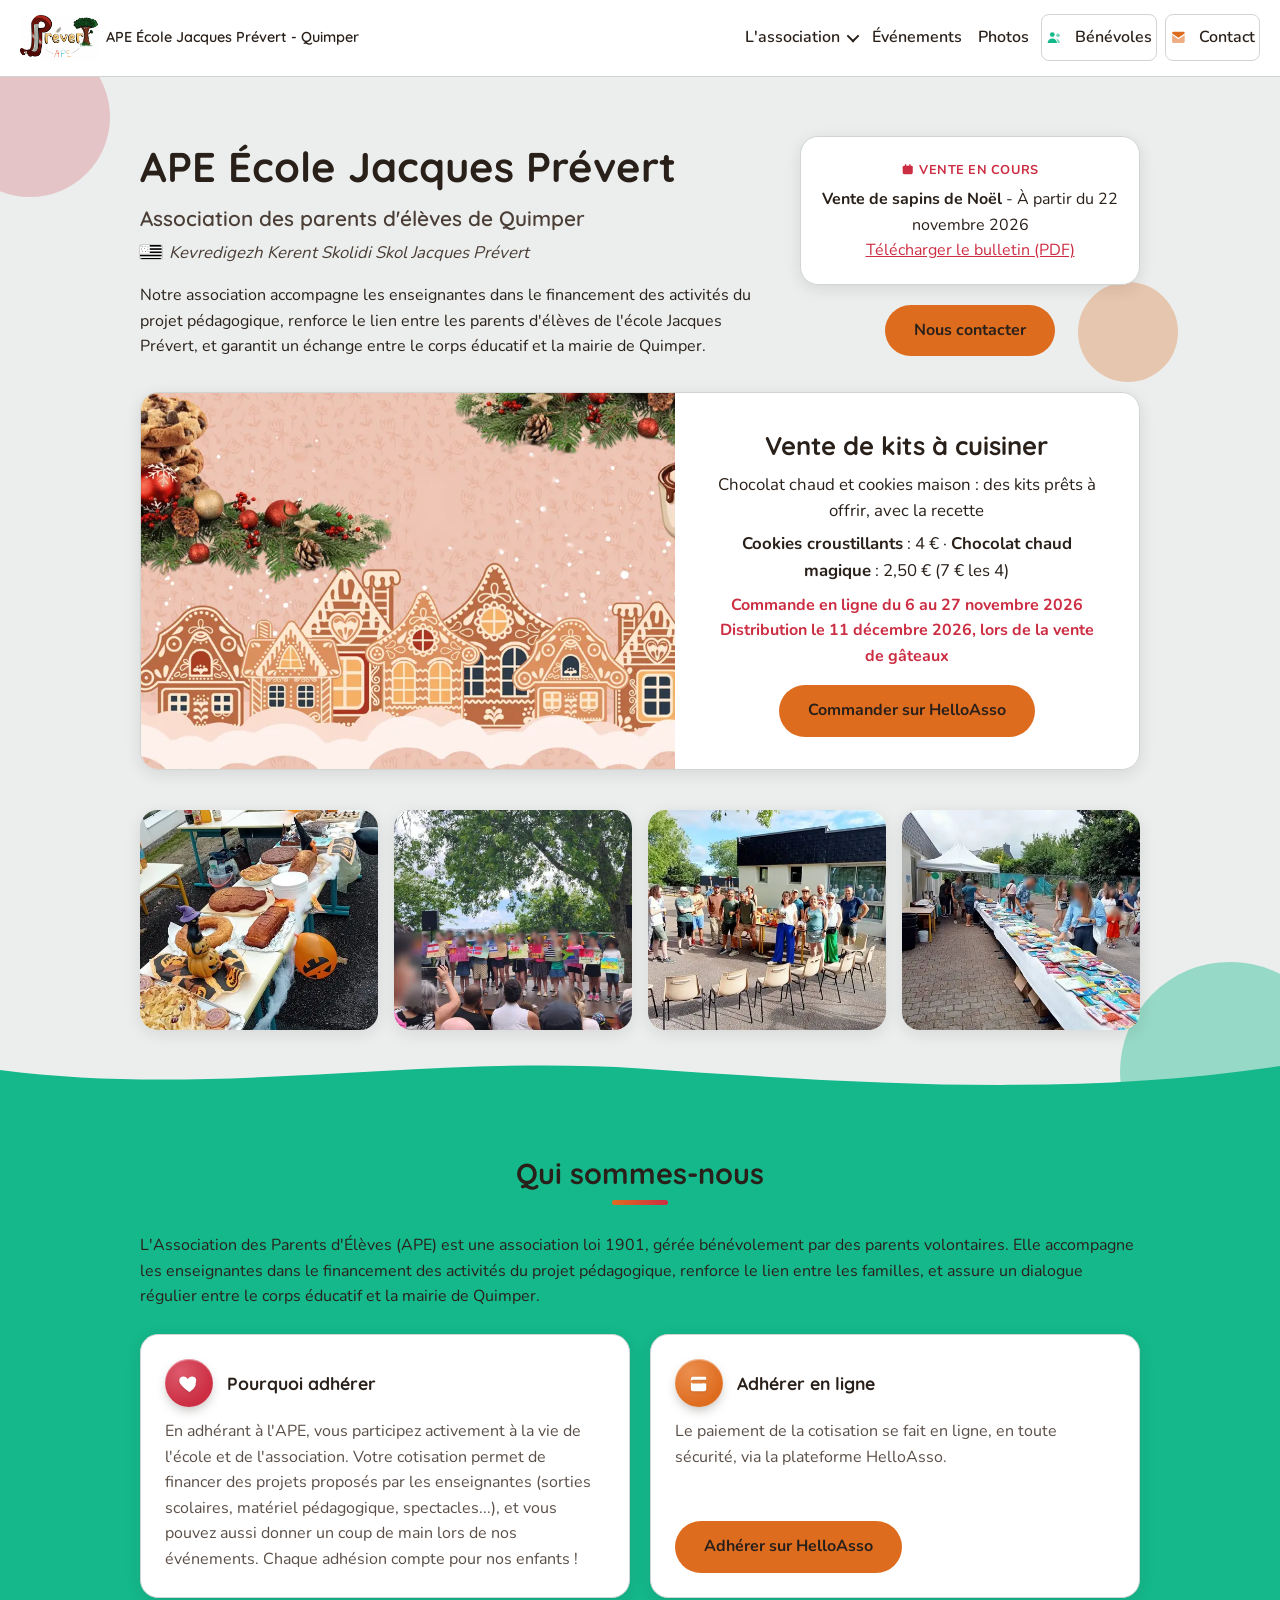
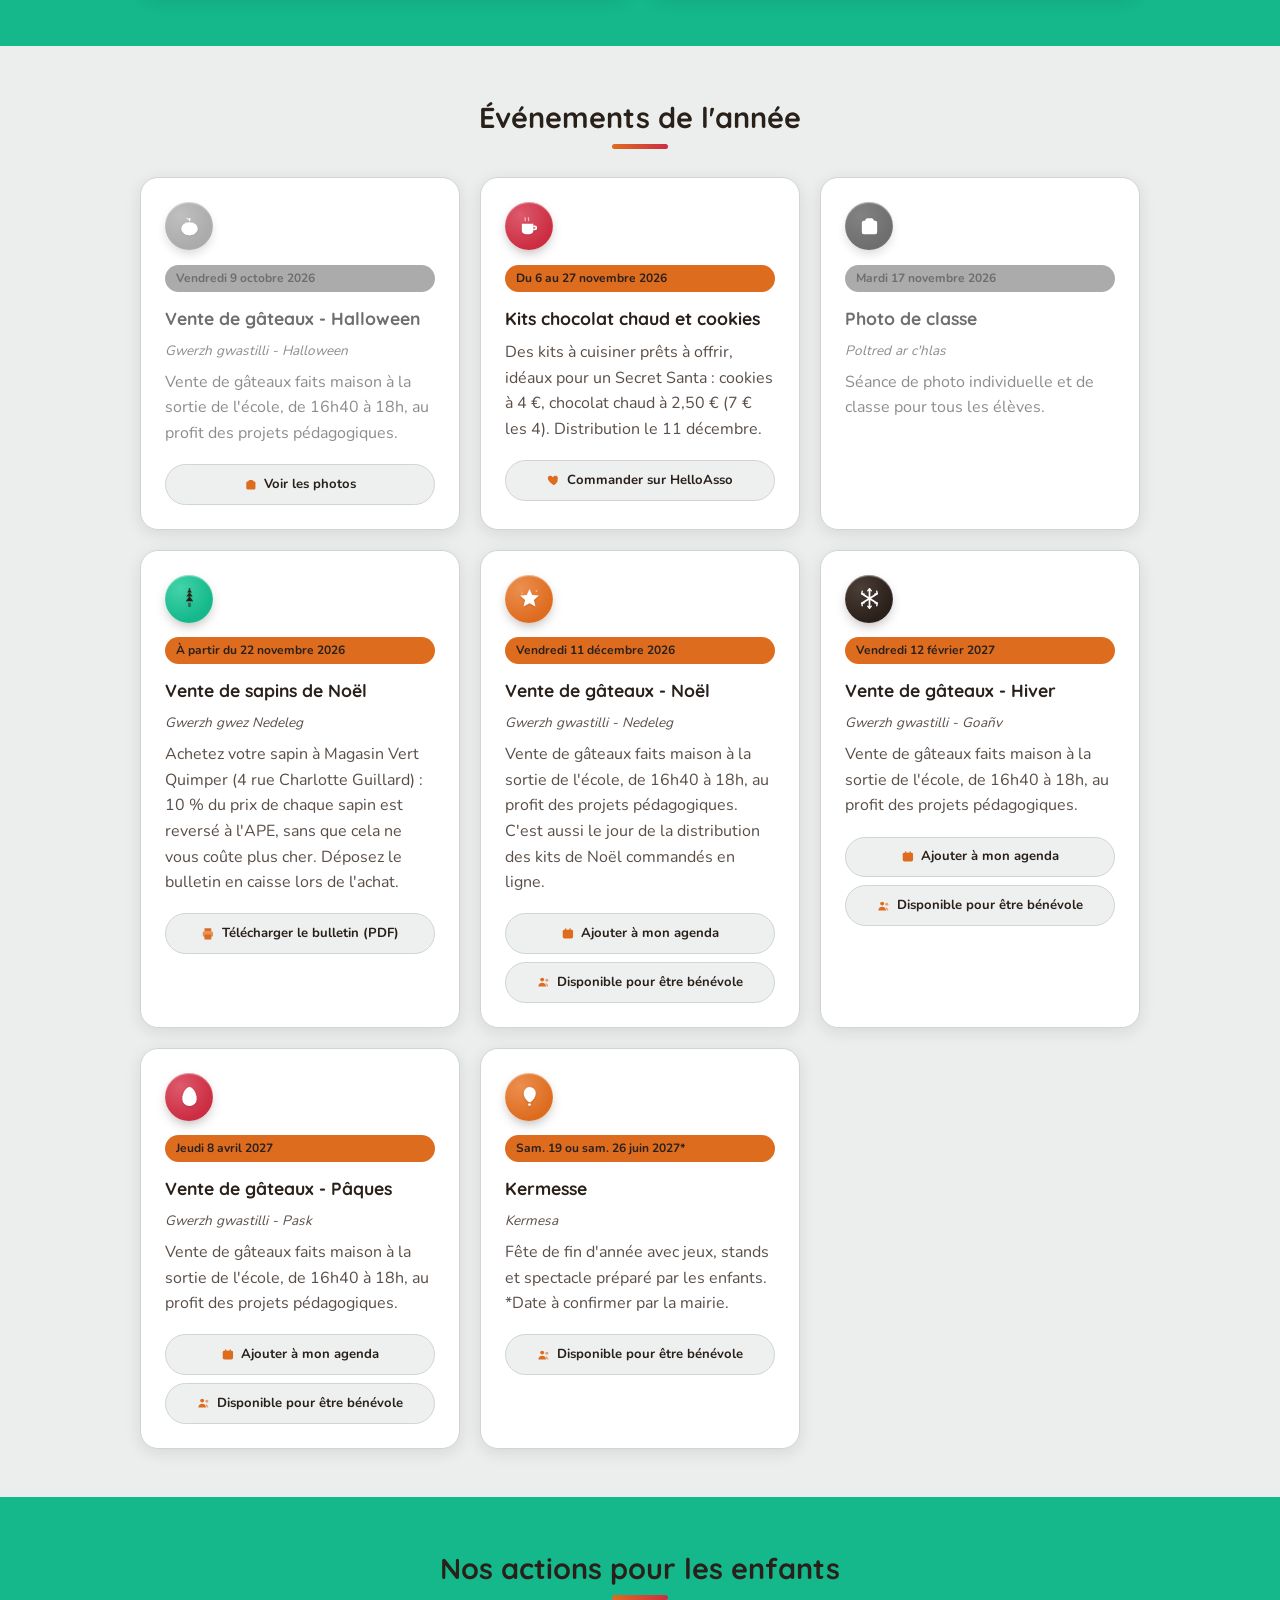
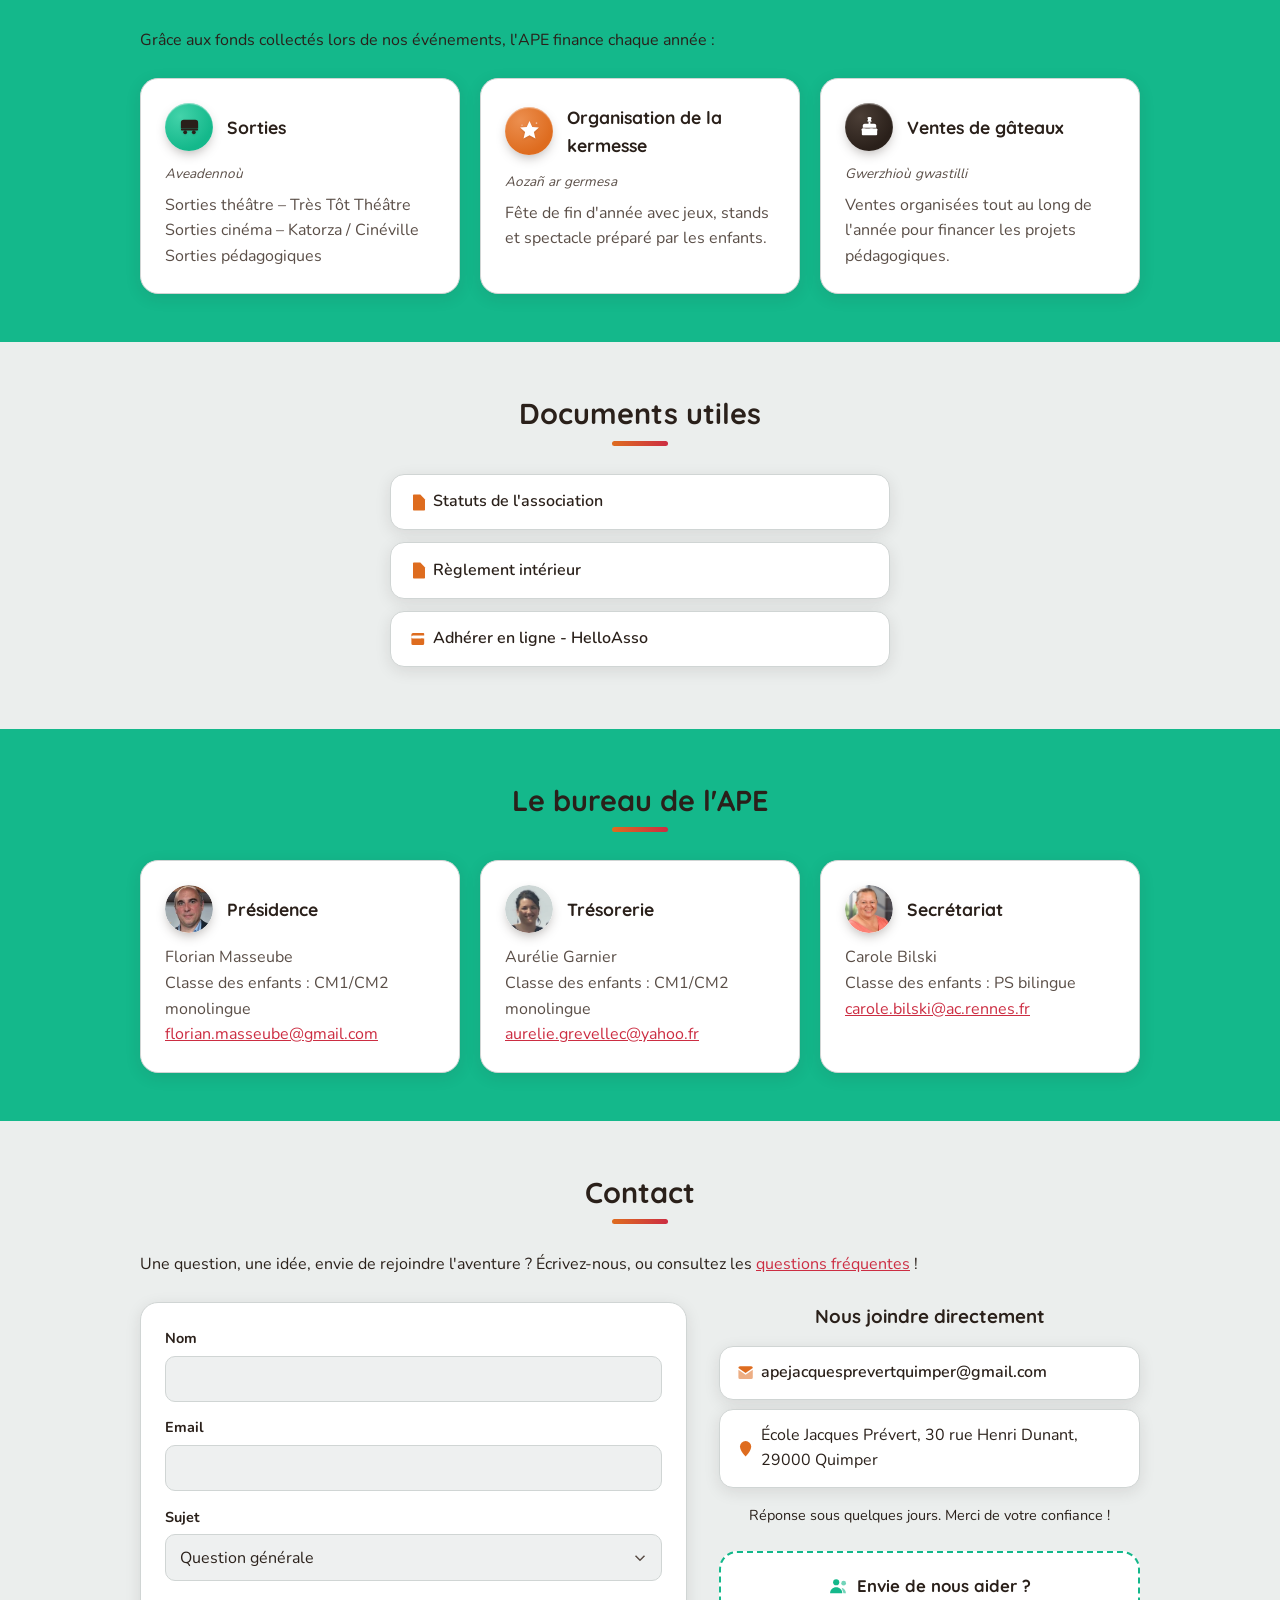
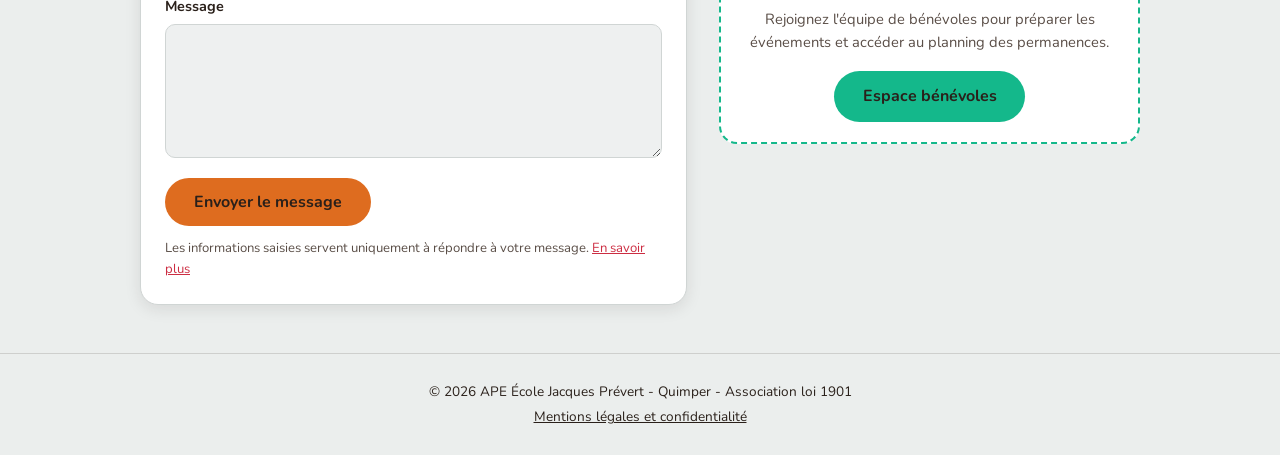
<file: index.html>
<!DOCTYPE html>
<html lang="fr">
<head>
<meta charset="UTF-8">
<meta name="viewport" content="width=device-width, initial-scale=1.0">
<title>APE École Jacques Prévert Quimper - Parents d'élèves</title>
<meta name="description" content="L'APE est l'association des parents d'élèves de l'école Jacques Prévert à Quimper : ventes de gâteaux, kermesse, tombola, photos, adhésion et contact.">
<link rel="canonical" href="https://ape-jacquesprevert.fr/">
<meta property="og:type" content="website">
<meta property="og:locale" content="fr_FR">
<meta property="og:site_name" content="APE École Jacques Prévert">
<meta property="og:title" content="APE École Jacques Prévert Quimper - Parents d'élèves">
<meta property="og:description" content="L'APE est l'association des parents d'élèves de l'école Jacques Prévert à Quimper : ventes de gâteaux, kermesse, tombola, photos, adhésion et contact.">
<meta property="og:url" content="https://ape-jacquesprevert.fr/">
<meta property="og:image" content="https://ape-jacquesprevert.fr/images/og-image.jpg">
<meta property="og:image:type" content="image/jpeg">
<meta property="og:image:width" content="1200">
<meta property="og:image:height" content="630">
<meta property="og:image:alt" content="APE École Jacques Prévert, association des parents d'élèves à Quimper">
<meta name="twitter:card" content="summary_large_image">
<meta name="twitter:image" content="https://ape-jacquesprevert.fr/images/og-image.jpg">
<script type="application/ld+json">
{
  "@context": "https://schema.org",
  "@graph": [
    {
      "@type": "Organization",
      "@id": "https://ape-jacquesprevert.fr/#organisation",
      "name": "APE École Jacques Prévert",
      "alternateName": "Association des Parents d'Élèves de l'école Jacques Prévert",
      "url": "https://ape-jacquesprevert.fr/",
      "logo": "https://ape-jacquesprevert.fr/images/logo.png",
      "image": "https://ape-jacquesprevert.fr/images/og-image.jpg",
      "description": "Association des parents d'élèves de l'école Jacques Prévert à Quimper : ventes de gâteaux, kermesse, tombola et soutien aux projets pédagogiques.",
      "email": "apejacquesprevertquimper@gmail.com",
      "address": {
        "@type": "PostalAddress",
        "streetAddress": "30 rue Henri Dunant",
        "addressLocality": "Quimper",
        "postalCode": "29000",
        "addressRegion": "Bretagne",
        "addressCountry": "FR"
      },
      "areaServed": "Quimper"
    },
    {
      "@type": "WebSite",
      "@id": "https://ape-jacquesprevert.fr/#site",
      "name": "APE École Jacques Prévert",
      "url": "https://ape-jacquesprevert.fr/",
      "inLanguage": "fr",
      "publisher": {
        "@id": "https://ape-jacquesprevert.fr/#organisation"
      }
    },
    {
      "@type": "Event",
      "name": "Vente de kits à cuisiner : chocolat chaud et cookies",
      "description": "Kits à cuisiner prêts à offrir, avec la recette : cookies croustillants (4 €) et chocolat chaud magique (2,50 €, 7 € les 4). Vente en ligne sur HelloAsso, distribution le 11 décembre 2026 lors de la vente de gâteaux. Les gains financent les projets de l'école.",
      "startDate": "2026-11-06",
      "endDate": "2026-11-27",
      "eventStatus": "https://schema.org/EventScheduled",
      "eventAttendanceMode": "https://schema.org/OnlineEventAttendanceMode",
      "location": {
        "@type": "VirtualLocation",
        "url": "https://www.helloasso.com/associations/ape-jacques-prevert-quimper/boutiques/kits-de-noel"
      },
      "image": "https://ape-jacquesprevert.fr/images/kits-noel.webp",
      "organizer": {
        "@id": "https://ape-jacquesprevert.fr/#organisation"
      },
      "offers": [
        {
          "@type": "Offer",
          "name": "Cookies croustillants",
          "price": "4",
          "priceCurrency": "EUR",
          "url": "https://www.helloasso.com/associations/ape-jacques-prevert-quimper/boutiques/kits-de-noel",
          "availability": "https://schema.org/InStock"
        },
        {
          "@type": "Offer",
          "name": "Chocolat chaud magique",
          "price": "2.50",
          "priceCurrency": "EUR",
          "url": "https://www.helloasso.com/associations/ape-jacques-prevert-quimper/boutiques/kits-de-noel",
          "availability": "https://schema.org/InStock"
        }
      ]
    },
    {
      "@type": "Event",
      "name": "Vente de sapins de Noël au profit de l'APE",
      "description": "Achetez votre sapin à Magasin Vert Quimper : 10 % du prix de chaque sapin est reversé à l'APE, sans surcoût. Bulletin à déposer en caisse lors de l'achat.",
      "startDate": "2026-11-22",
      "eventStatus": "https://schema.org/EventScheduled",
      "eventAttendanceMode": "https://schema.org/OfflineEventAttendanceMode",
      "location": {
        "@type": "Place",
        "name": "Magasin Vert Quimper",
        "address": {
          "@type": "PostalAddress",
          "streetAddress": "4 rue Charlotte Guillard",
          "addressLocality": "Quimper",
          "addressCountry": "FR"
        }
      },
      "organizer": {
        "@id": "https://ape-jacquesprevert.fr/#organisation"
      }
    }
  ]
}
</script>
<link rel="icon" type="image/svg+xml" href="favicon.svg">
<link rel="stylesheet" href="style.css">
<link rel="stylesheet" href="print.css" media="print">
</head>
<body>

<!-- Sprite d'icônes SVG réutilisées via <use href="#icon-..."> dans toute la page -->
<svg xmlns="http://www.w3.org/2000/svg" style="display:none" aria-hidden="true">
  <symbol id="icon-logo" viewBox="0 0 32 32">
    <circle cx="16" cy="16" r="4.2" fill="#2A201A"/>
    <circle cx="16" cy="6" r="3.4" fill="#DE6C1F"/>
    <circle cx="26" cy="16" r="3.4" fill="#CC2D42"/>
    <circle cx="16" cy="26" r="3.4" fill="#14B88B"/>
    <circle cx="6" cy="16" r="3.4" fill="#DE6C1F"/>
    <circle cx="23" cy="9" r="2.6" fill="#14B88B"/>
    <circle cx="23" cy="23" r="2.6" fill="#DE6C1F"/>
    <circle cx="9" cy="23" r="2.6" fill="#CC2D42"/>
    <circle cx="9" cy="9" r="2.6" fill="#14B88B"/>
  </symbol>

  <symbol id="icon-flag-breton" viewBox="0 0 30 20">
    <rect width="30" height="20" fill="#fff"/>
    <rect y="0" width="30" height="2.222" fill="#000"/>
    <rect y="4.444" width="30" height="2.222" fill="#000"/>
    <rect y="8.889" width="30" height="2.222" fill="#000"/>
    <rect y="13.333" width="30" height="2.222" fill="#000"/>
    <rect y="17.778" width="30" height="2.222" fill="#000"/>
    <rect width="13.333" height="11.111" fill="#fff"/>
    <g fill="#000">
      <circle cx="3" cy="2.4" r="0.55"/>
      <circle cx="7" cy="1.9" r="0.55"/>
      <circle cx="11" cy="2.7" r="0.55"/>
      <circle cx="2" cy="5.5" r="0.55"/>
      <circle cx="6.5" cy="5.1" r="0.55"/>
      <circle cx="10.5" cy="5.7" r="0.55"/>
      <circle cx="3" cy="8.6" r="0.55"/>
      <circle cx="7.5" cy="8.9" r="0.55"/>
      <circle cx="11" cy="8.3" r="0.55"/>
    </g>
  </symbol>

  <symbol id="icon-calendar" viewBox="0 0 24 24">
    <rect x="3" y="5" width="18" height="15" rx="3"/>
    <rect x="3" y="5" width="18" height="4.5" rx="2" opacity="0.55"/>
    <rect x="7" y="2" width="2.2" height="4.5" rx="1.1"/>
    <rect x="14.8" y="2" width="2.2" height="4.5" rx="1.1"/>
    <circle cx="8" cy="14.5" r="1.3" opacity="0.55"/>
    <circle cx="12" cy="14.5" r="1.3" opacity="0.55"/>
    <circle cx="16" cy="14.5" r="1.3" opacity="0.55"/>
  </symbol>

  <symbol id="icon-heart" viewBox="0 0 24 24">
    <path d="M12 21s-7.6-4.6-10-9.4C.4 8.3 2 4.8 5.6 4.8c2.1 0 3.6 1.2 4.6 2.8 1-1.6 2.5-2.8 4.6-2.8 3.6 0 5.2 3.5 3.6 6.8C19.6 16.4 12 21 12 21z"/>
  </symbol>

  <symbol id="icon-wallet" viewBox="0 0 24 24">
    <path d="M3 7a2 2 0 0 1 2-2h13a1 1 0 0 1 1 1v2H5a2 2 0 0 0 0 4h14v6a2 2 0 0 1-2 2H5a2 2 0 0 1-2-2V7z"/>
    <circle cx="16.2" cy="13" r="1.4" opacity="0.6"/>
  </symbol>

  <symbol id="icon-mug" viewBox="0 0 24 24">
    <path d="M4 9h12v7a4 4 0 0 1-4 4H8a4 4 0 0 1-4-4V9z"/>
    <path d="M16 11h1.5a2.5 2.5 0 0 1 0 5H16v-1.8h1.5a.7.7 0 0 0 0-1.4H16V11z"/>
    <path d="M7.5 3c-.8 1 .8 1.6 0 2.8M11 3c-.8 1 .8 1.6 0 2.8" fill="none" stroke="currentColor" stroke-width="1.4" stroke-linecap="round" opacity="0.6"/>
  </symbol>

  <symbol id="icon-cake" viewBox="0 0 24 24">
    <path d="M11.1 2c-.9 0-1.5.9-1.1 1.7.2.4.5.7.5 1.1s-.3.7-.5 1c-.4.5-.2 1.2.4 1.2h3.2c.6 0 .8-.7.4-1.1-.2-.3-.5-.6-.5-1s.3-.7.5-1.1C14.4 2.9 13.8 2 12.9 2h-1.8z"/>
    <rect x="11" y="7.3" width="2" height="3" rx="0.6"/>
    <path d="M5 11a2 2 0 0 1 2-2h10a2 2 0 0 1 2 2v2.2H5V11z"/>
    <path d="M4 15a1 1 0 0 1 1-1h14a1 1 0 0 1 1 1v5.2a1 1 0 0 1-1 1H5a1 1 0 0 1-1-1V15z"/>
    <path d="M4 15.3c1.3-1.2 2.7-1.2 4 0s2.7 1.2 4 0 2.7-1.2 4 0 2.7-1.2 4 0" opacity="0.5" fill="none" stroke="currentColor" stroke-width="1.5" stroke-linecap="round"/>
  </symbol>

  <symbol id="icon-ticket" viewBox="0 0 24 24">
    <path d="M3 8.2A2 2 0 0 1 5 6.2h14a2 2 0 0 1 2 2V10a1.8 1.8 0 0 0 0 3.4v1.8a2 2 0 0 1-2 2H5a2 2 0 0 1-2-2v-1.8A1.8 1.8 0 0 0 3 10V8.2z"/>
    <circle cx="12" cy="9" r="0.9" opacity="0.55"/>
    <circle cx="12" cy="12" r="0.9" opacity="0.55"/>
    <circle cx="12" cy="15" r="0.9" opacity="0.55"/>
  </symbol>

  <symbol id="icon-camera" viewBox="0 0 24 24">
    <path d="M4 8a2 2 0 0 1 2-2h1.2l.9-1.5A2 2 0 0 1 9.8 3.5h4.4a2 2 0 0 1 1.7 1L17 6h1a2 2 0 0 1 2 2v10a2 2 0 0 1-2 2H6a2 2 0 0 1-2-2V8z"/>
    <circle cx="12" cy="13" r="4" opacity="0.55"/>
  </symbol>

  <symbol id="icon-balloon" viewBox="0 0 24 24">
    <path d="M12 2a6.5 6.5 0 0 1 6.5 6.5c0 4.3-3.2 7.6-5.4 9.3a1.3 1.3 0 0 1-1.6 0C9.2 16.1 6 12.8 6 8.5A6.5 6.5 0 0 1 12 2z"/>
    <ellipse cx="9.7" cy="6.3" rx="1.3" ry="2" opacity="0.35" transform="rotate(-25 9.7 6.3)"/>
    <path d="M11 19.2c-.3.4-.5.8-.5 1.1 0 .8.6 1.4 1.5 1.4s1.5-.6 1.5-1.4c0-.3-.2-.7-.5-1.1"/>
  </symbol>

  <symbol id="icon-bus" viewBox="0 0 24 24">
    <path d="M3 14V8a3 3 0 0 1 3-3h12a3 3 0 0 1 3 3v6H3z"/>
    <rect x="5" y="7" width="14" height="4" rx="1" opacity="0.45"/>
    <rect x="3" y="14" width="18" height="2.2" rx="1.1"/>
    <circle cx="7.5" cy="18" r="2"/>
    <circle cx="16.5" cy="18" r="2"/>
  </symbol>

  <symbol id="icon-star" viewBox="0 0 24 24">
    <path d="M12 2l2.9 6.3 6.9.6-5.2 4.6 1.6 6.8L12 16.9 5.8 20.3l1.6-6.8-5.2-4.6 6.9-.6L12 2z"/>
    <circle cx="19.3" cy="4.2" r="0.9" opacity="0.55"/>
    <circle cx="4.2" cy="6.4" r="0.7" opacity="0.55"/>
  </symbol>

  <symbol id="icon-book" viewBox="0 0 24 24">
    <path d="M4 4.5A2.5 2.5 0 0 1 6.5 2H12v20H6.5A2.5 2.5 0 0 1 4 19.5v-15z"/>
    <path d="M20 2h-5.5a2.5 2.5 0 0 0-2.5 2.5v15A2.5 2.5 0 0 1 14.5 22H20V2z" opacity="0.55"/>
  </symbol>

  <symbol id="icon-document" viewBox="0 0 24 24">
    <path d="M6 2h8l6 6v13a1 1 0 0 1-1 1H6a1 1 0 0 1-1-1V3a1 1 0 0 1 1-1z"/>
    <path d="M14 2v5a1 1 0 0 0 1 1h5" opacity="0.5"/>
    <rect x="7.5" y="12.2" width="9" height="1.6" rx="0.8" opacity="0.5"/>
    <rect x="7.5" y="16.2" width="9" height="1.6" rx="0.8" opacity="0.5"/>
  </symbol>

  <symbol id="icon-mail" viewBox="0 0 24 24">
    <path d="M3 6a2 2 0 0 1 2-2h14a2 2 0 0 1 2 2v.4l-9 6.2-9-6.2V6z"/>
    <path d="M3 8.4v9.6a2 2 0 0 0 2 2h14a2 2 0 0 0 2-2V8.4l-9 6.2-9-6.2z" opacity="0.55"/>
  </symbol>

  <symbol id="icon-pin" viewBox="0 0 24 24">
    <path d="M12 22s7-6.5 7-12.5A7 7 0 1 0 5 9.5C5 15.5 12 22 12 22z"/>
    <circle cx="12" cy="9.5" r="2.6" opacity="0.55"/>
  </symbol>

  <symbol id="icon-users" viewBox="0 0 24 24">
    <circle cx="9" cy="8" r="3.4"/>
    <path d="M2.3 20c0-3.9 3-6.5 6.7-6.5S15.7 16.1 15.7 20H2.3z"/>
    <circle cx="17.2" cy="9" r="2.6" opacity="0.6"/>
    <path d="M15 13.9c2.7.6 4.7 3 4.7 6.1H17" opacity="0.6"/>
  </symbol>

  <symbol id="icon-print" viewBox="0 0 24 24">
    <rect x="6" y="2" width="12" height="6" rx="1"/>
    <rect x="3" y="8" width="18" height="9" rx="2" opacity="0.7"/>
    <rect x="6" y="13" width="12" height="9" rx="1"/>
  </symbol>

  <symbol id="icon-pumpkin" viewBox="0 0 24 24">
    <path d="M9.7 4.8c-1-.7-1.3-1.9-1.3-1.9s1.3-.1 2.1.7c.5.5.7 1.2.7 1.2s-.9.5-1.5 0z" opacity="0.65"/>
    <rect x="10.9" y="3" width="2.2" height="3.3" rx="1"/>
    <ellipse cx="12" cy="14.3" rx="8.6" ry="6.8"/>
    <path d="M12 7.3v14M8.1 7.9v12.8M15.9 7.9v12.8" stroke="currentColor" stroke-width="1.3" fill="none" opacity="0.4" stroke-linecap="round"/>
  </symbol>

  <symbol id="icon-tree" viewBox="0 0 24 24">
    <path d="M12 2.3c1.4 1.9 2.5 3.5 2.5 3.5H9.5S10.6 4.2 12 2.3z"/>
    <path d="M12 5.6c1.9 2.4 3.3 4.4 3.3 4.4H8.7S10.1 8 12 5.6z"/>
    <path d="M12 9.6c2.2 2.9 4 5.3 4 5.3H8s1.8-2.4 4-5.3z"/>
    <rect x="10.6" y="16.4" width="2.8" height="4.4" rx="0.6" opacity="0.55"/>
    <circle cx="12" cy="2.1" r="1" opacity="0.85"/>
  </symbol>

  <symbol id="icon-snowflake" viewBox="0 0 24 24">
    <path d="M12 2v20M4 7l16 10M4 17l16-10" stroke="currentColor" stroke-width="1.8" fill="none" stroke-linecap="round"/>
    <path d="M12 2l-1.8 1.8M12 2l1.8 1.8M12 22l-1.8-1.8M12 22l1.8-1.8M4 7l2.5.4M4 7l.4-2.5M20 7l-2.5.4M20 7l-.4-2.5M4 17l2.5-.4M4 17l.4 2.5M20 17l-2.5-.4M20 17l-.4 2.5" stroke="currentColor" stroke-width="1.5" fill="none" stroke-linecap="round"/>
  </symbol>

  <symbol id="icon-egg" viewBox="0 0 24 24">
    <path d="M12 2C8 2 4.5 9 4.5 14.5a7.5 7.5 0 0 0 15 0C19.5 9 16 2 12 2z"/>
    <path d="M5 11.8c2.3 1 4.5 1 7 0s4.7-1 7 0" stroke="currentColor" stroke-width="1.3" fill="none" opacity="0.45" stroke-linecap="round"/>
    <path d="M5.6 16c2 .8 4 .8 6 0s4-.8 6.4 0" stroke="currentColor" stroke-width="1.3" fill="none" opacity="0.45" stroke-linecap="round"/>
    <circle cx="9" cy="8" r="0.8" opacity="0.5"/>
    <circle cx="15" cy="8" r="0.8" opacity="0.5"/>
  </symbol>

  <symbol id="icon-lock" viewBox="0 0 24 24">
    <rect x="4" y="11" width="16" height="10" rx="2.5"/>
    <path d="M8 11V7a4 4 0 0 1 8 0v4h-2.1V7a1.9 1.9 0 0 0-3.8 0v4H8z" opacity="0.6"/>
    <circle cx="12" cy="16" r="1.5" opacity="0.5"/>
  </symbol>

</svg>

<!-- ============================================= -->
<!-- EN-TÊTE / NAVIGATION -->
<!-- ============================================= -->
<header class="site-header">
  <div class="header-inner">
    <a href="#accueil" class="logo">
      <img src="images/logo.png" alt="APE École Jacques Prévert" class="logo-img">
      <span>APE École Jacques Prévert - Quimper</span>
    </a>
    <button class="nav-toggle" id="navToggle" aria-label="Ouvrir le menu" aria-expanded="false">
      <span></span><span></span><span></span>
    </button>
    <nav class="main-nav" id="mainNav">
      <div class="nav-group">
        <button type="button" class="nav-group-toggle" id="navGroupToggle" aria-expanded="false" aria-controls="navAssociation">L'association</button>
        <div class="nav-submenu" id="navAssociation">
          <a href="#qui-sommes-nous">Qui sommes-nous</a>
          <a href="#nos-actions">Nos actions</a>
          <a href="#bureau">Le bureau</a>
          <a href="#documents">Documents</a>
          <a href="faq.html">Questions fréquentes</a>
        </div>
      </div>
      <a href="#evenements">Événements</a>
      <a href="photos.html">Photos</a>
      <a href="benevoles.html" class="nav-cta nav-cta-secondary"><svg class="icon-inline"><use href="#icon-users"></use></svg>Bénévoles</a>
      <a href="#contact" class="nav-cta"><svg class="icon-inline"><use href="#icon-mail"></use></svg>Contact</a>
    </nav>
  </div>
</header>

<main>

  <!-- ============================================= -->
  <!-- SECTION ACCUEIL -->
  <!-- ============================================= -->
  <section id="accueil" class="hero">
    <span class="hero-blob hero-blob-1" aria-hidden="true"></span>
    <span class="hero-blob hero-blob-2" aria-hidden="true"></span>
    <span class="hero-blob hero-blob-3" aria-hidden="true"></span>
    <div class="hero-content">
      <div class="hero-left">
        <h1>APE École Jacques Prévert<span class="hero-h1-sub">Association des parents d'élèves de Quimper</span></h1>
        <p class="hero-subtitle-br" lang="br"><svg class="icon-flag" aria-hidden="true"><use href="#icon-flag-breton"></use></svg>Kevredigezh Kerent Skolidi Skol Jacques Prévert</p>
        <p class="hero-text">
          Notre association accompagne les enseignantes dans le financement des activités du projet pédagogique,
          renforce le lien entre les parents d'élèves de l'école Jacques Prévert, et garantit un échange
          entre le corps éducatif et la mairie de Quimper.
        </p>
      </div>
      <div class="hero-right">
        <div class="hero-highlight">
          <span class="hero-badge"><svg class="icon-inline"><use href="#icon-calendar"></use></svg>Vente en cours</span>
          <p><strong>Vente de sapins de Noël</strong> - À partir du 22 novembre 2026</p>
          <p><a href="documents/coupon-sapins-noel-2026.pdf" target="_blank" rel="noopener">Télécharger le bulletin (PDF)</a></p>
        </div>
        <a href="#contact" class="btn btn-primary">Nous contacter</a>
      </div>
    </div>
    <div class="kits">
      <img class="kits-img" src="images/kits-noel.webp" width="1000" height="563" alt="Maisons en pain d'épices, cookies, chocolat chaud et décorations de Noël">
      <div class="kits-body">
        <h2 class="kits-title">Vente de kits à cuisiner</h2>
        <p class="kits-sub">Chocolat chaud et cookies maison : des kits prêts à offrir, avec la recette</p>
        <p class="kits-prix"><strong>Cookies croustillants</strong> : 4 € · <strong>Chocolat chaud magique</strong> : 2,50 € (7 € les 4)</p>
        <p class="kits-date">Commande en ligne du 6 au 27 novembre 2026<br>Distribution le 11 décembre 2026, lors de la vente de gâteaux</p>
        <a class="btn btn-primary" href="https://www.helloasso.com/associations/ape-jacques-prevert-quimper/boutiques/kits-de-noel" target="_blank" rel="noopener">Commander sur HelloAsso</a>
      </div>
    </div>
    <div class="hero-gallery">
      <img src="images/photo-halloween-gateaux.webp" alt="Table de gâteaux de la vente d'Halloween, décorée de citrouilles et de ballons" loading="lazy">
      <img src="images/photo-defile-drapeaux.webp" alt="Défilé des drapeaux du monde par les élèves lors de la kermesse" loading="lazy">
      <img src="images/photo-benevoles-apero.webp" alt="Bénévoles de l'APE réunis pour un moment convivial" loading="lazy">
      <img src="images/photo-vente-livres.webp" alt="Stand de vente de livres lors d'un événement de l'école" loading="lazy">
    </div>
    <svg class="wave-divider" viewBox="0 0 1440 60" preserveAspectRatio="none" aria-hidden="true">
      <path d="M0,20 C240,55 480,0 720,18 C960,36 1200,55 1440,15 L1440,60 L0,60 Z" fill="var(--color-bg-alt)"/>
    </svg>
  </section>

  <!-- ============================================= -->
  <!-- SECTION QUI SOMMES-NOUS -->
  <!-- ============================================= -->
  <section id="qui-sommes-nous" class="section section-alt">
    <div class="section-inner">
      <h2>Qui sommes-nous</h2>
      <p>
        L'Association des Parents d'Élèves (APE) est une association loi 1901, gérée bénévolement par des parents
        volontaires. Elle accompagne les enseignantes dans le financement des activités du projet pédagogique,
        renforce le lien entre les familles, et assure un dialogue régulier entre le corps éducatif et la mairie
        de Quimper.
      </p>
      <div class="info-cards">
        <div class="info-card">
          <div class="card-header">
            <span class="icon-badge badge-pink"><svg class="icon"><use href="#icon-heart"></use></svg></span>
            <h3>Pourquoi adhérer</h3>
          </div>
          <p>En adhérant à l'APE, vous participez activement à la vie de l'école et de l'association.
            Votre cotisation permet de financer des projets proposés par les enseignantes (sorties scolaires,
            matériel pédagogique, spectacles...), et vous pouvez aussi donner un coup de main lors de nos
            événements. Chaque adhésion compte pour nos enfants !</p>
        </div>
        <div class="info-card">
          <div class="card-header">
            <span class="icon-badge badge-accent"><svg class="icon"><use href="#icon-wallet"></use></svg></span>
            <h3>Adhérer en ligne</h3>
          </div>
          <p>Le paiement de la cotisation se fait en ligne, en toute sécurité, via la plateforme HelloAsso.</p>
          <a href="https://www.helloasso.com/associations/ape-jacques-prevert-quimper/adhesions/adhesion-2026-2027" target="_blank" rel="noopener" class="btn btn-primary helloasso-btn">Adhérer sur HelloAsso</a>
        </div>
      </div>
    </div>
  </section>

  <!-- ============================================= -->
  <!-- SECTION ÉVÉNEMENTS -->
  <!-- ============================================= -->
  <section id="evenements" class="section">
    <div class="section-inner">
      <h2>Événements de l'année</h2>
      <div class="cards-grid">
        <div class="event-card event-card-past">
          <span class="icon-badge badge-primary"><svg class="icon"><use href="#icon-pumpkin"></use></svg></span>
          <span class="event-date">Vendredi 9 octobre 2026</span>
          <h3>Vente de gâteaux - Halloween</h3>
          <p class="card-subtitle-br" lang="br">Gwerzh gwastilli - Halloween</p>
          <p>Vente de gâteaux faits maison à la sortie de l'école, de 16h40 à 18h, au profit des projets pédagogiques.</p>
          <div class="event-actions">
            <a class="btn-chip" href="photos.html#halloween-2026"><svg class="icon-inline"><use href="#icon-camera"></use></svg>Voir les photos</a>
          </div>
        </div>
        <div class="event-card">
          <span class="icon-badge badge-pink"><svg class="icon"><use href="#icon-mug"></use></svg></span>
          <span class="event-date">Du 6 au 27 novembre 2026</span>
          <h3>Kits chocolat chaud et cookies</h3>
          <p>Des kits à cuisiner prêts à offrir, idéaux pour un Secret Santa : cookies à 4 €, chocolat chaud à 2,50 € (7 € les 4).
            Distribution le 11 décembre.</p>
          <div class="event-actions">
            <a class="btn-chip" href="https://www.helloasso.com/associations/ape-jacques-prevert-quimper/boutiques/kits-de-noel" target="_blank" rel="noopener"><svg class="icon-inline"><use href="#icon-heart"></use></svg>Commander sur HelloAsso</a>
          </div>
        </div>
        <div class="event-card event-card-past">
          <span class="icon-badge badge-blue"><svg class="icon"><use href="#icon-camera"></use></svg></span>
          <span class="event-date">Mardi 17 novembre 2026</span>
          <h3>Photo de classe</h3>
          <p class="card-subtitle-br" lang="br">Poltred ar c'hlas</p>
          <p>Séance de photo individuelle et de classe pour tous les élèves.</p>
        </div>
        <div class="event-card">
          <span class="icon-badge badge-secondary"><svg class="icon"><use href="#icon-tree"></use></svg></span>
          <span class="event-date">À partir du 22 novembre 2026</span>
          <h3>Vente de sapins de Noël</h3>
          <p class="card-subtitle-br" lang="br">Gwerzh gwez Nedeleg</p>
          <p>Achetez votre sapin à Magasin Vert Quimper (4 rue Charlotte Guillard) : 10 % du prix de chaque sapin est reversé à l'APE,
            sans que cela ne vous coûte plus cher. Déposez le bulletin en caisse lors de l'achat.</p>
          <div class="event-actions">
            <a class="btn-chip" href="documents/coupon-sapins-noel-2026.pdf" target="_blank" rel="noopener"><svg class="icon-inline"><use href="#icon-print"></use></svg>Télécharger le bulletin (PDF)</a>
          </div>
        </div>
        <div class="event-card">
          <span class="icon-badge badge-accent"><svg class="icon"><use href="#icon-star"></use></svg></span>
          <span class="event-date">Vendredi 11 décembre 2026</span>
          <h3>Vente de gâteaux - Noël</h3>
          <p class="card-subtitle-br" lang="br">Gwerzh gwastilli - Nedeleg</p>
          <p>Vente de gâteaux faits maison à la sortie de l'école, de 16h40 à 18h, au profit des projets pédagogiques.
            C'est aussi le jour de la distribution des kits de Noël commandés en ligne.</p>
          <div class="event-actions">
            <a class="btn-chip" download="vente-gateaux-noel.ics" href="data:text/calendar;charset=utf-8,BEGIN%3AVCALENDAR%0D%0AVERSION%3A2.0%0D%0APRODID%3A-%2F%2FAPE%20Jacques%20Prevert%2F%2FFR%0D%0ABEGIN%3AVEVENT%0D%0AUID%3Anoel-2026%40apejacquesprevertquimper%0D%0ADTSTAMP%3A20260101T000000Z%0D%0ADTSTART%3A20261211T164000%0D%0ADTEND%3A20261211T180000%0D%0ASUMMARY%3AVente%20de%20gateaux%20-%20Noel%0D%0ALOCATION%3AEcole%20Jacques%20Prevert%5C%2C%20Quimper%0D%0ADESCRIPTION%3AVente%20de%20gateaux%20faits%20maison%20a%20la%20sortie%20de%20l%27ecole%20au%20profit%20des%20projets%20pedagogiques.%20De%2016h40%20a%2018h.%0D%0AEND%3AVEVENT%0D%0AEND%3AVCALENDAR%0D%0A"><svg class="icon-inline"><use href="#icon-calendar"></use></svg>Ajouter à mon agenda</a>
            <a class="btn-chip" href="mailto:apejacquesprevertquimper@gmail.com?subject=Disponible%20pour%20aider%20-%20Vente%20de%20g%C3%A2teaux%20-%20No%C3%ABl&body=Bonjour%2C%0A%0AJe%20suis%20disponible%20pour%20aider%20lors%20de%20%C2%AB%20Vente%20de%20g%C3%A2teaux%20-%20No%C3%ABl%20%C2%BB%20le%20vendredi%2011%20d%C3%A9cembre%202026.%0AArriv%C3%A9e%20b%C3%A9n%C3%A9voles%20%C3%A0%2016h15%2C%20vente%20de%2016h40%20%C3%A0%2018h.%0A%0AMerci%20%21"><svg class="icon-inline"><use href="#icon-users"></use></svg>Disponible pour être bénévole</a>
          </div>
        </div>
        <div class="event-card">
          <span class="icon-badge badge-blue"><svg class="icon"><use href="#icon-snowflake"></use></svg></span>
          <span class="event-date">Vendredi 12 février 2027</span>
          <h3>Vente de gâteaux - Hiver</h3>
          <p class="card-subtitle-br" lang="br">Gwerzh gwastilli - Goañv</p>
          <p>Vente de gâteaux faits maison à la sortie de l'école, de 16h40 à 18h, au profit des projets pédagogiques.</p>
          <div class="event-actions">
            <a class="btn-chip" download="vente-gateaux-hiver.ics" href="data:text/calendar;charset=utf-8,BEGIN%3AVCALENDAR%0D%0AVERSION%3A2.0%0D%0APRODID%3A-%2F%2FAPE%20Jacques%20Prevert%2F%2FFR%0D%0ABEGIN%3AVEVENT%0D%0AUID%3Ahiver-2027%40apejacquesprevertquimper%0D%0ADTSTAMP%3A20260101T000000Z%0D%0ADTSTART%3A20270212T164000%0D%0ADTEND%3A20270212T180000%0D%0ASUMMARY%3AVente%20de%20gateaux%20-%20Hiver%0D%0ALOCATION%3AEcole%20Jacques%20Prevert%5C%2C%20Quimper%0D%0ADESCRIPTION%3AVente%20de%20gateaux%20faits%20maison%20a%20la%20sortie%20de%20l%27ecole%20au%20profit%20des%20projets%20pedagogiques.%20De%2016h40%20a%2018h.%0D%0AEND%3AVEVENT%0D%0AEND%3AVCALENDAR%0D%0A"><svg class="icon-inline"><use href="#icon-calendar"></use></svg>Ajouter à mon agenda</a>
            <a class="btn-chip" href="mailto:apejacquesprevertquimper@gmail.com?subject=Disponible%20pour%20aider%20-%20Vente%20de%20g%C3%A2teaux%20-%20Hiver&body=Bonjour%2C%0A%0AJe%20suis%20disponible%20pour%20aider%20lors%20de%20%C2%AB%20Vente%20de%20g%C3%A2teaux%20-%20Hiver%20%C2%BB%20le%20vendredi%2012%20f%C3%A9vrier%202027.%0AArriv%C3%A9e%20b%C3%A9n%C3%A9voles%20%C3%A0%2016h15%2C%20vente%20de%2016h40%20%C3%A0%2018h.%0A%0AMerci%20%21"><svg class="icon-inline"><use href="#icon-users"></use></svg>Disponible pour être bénévole</a>
          </div>
        </div>
        <div class="event-card">
          <span class="icon-badge badge-pink"><svg class="icon"><use href="#icon-egg"></use></svg></span>
          <span class="event-date">Jeudi 8 avril 2027</span>
          <h3>Vente de gâteaux - Pâques</h3>
          <p class="card-subtitle-br" lang="br">Gwerzh gwastilli - Pask</p>
          <p>Vente de gâteaux faits maison à la sortie de l'école, de 16h40 à 18h, au profit des projets pédagogiques.</p>
          <div class="event-actions">
            <a class="btn-chip" download="vente-gateaux-paques.ics" href="data:text/calendar;charset=utf-8,BEGIN%3AVCALENDAR%0D%0AVERSION%3A2.0%0D%0APRODID%3A-%2F%2FAPE%20Jacques%20Prevert%2F%2FFR%0D%0ABEGIN%3AVEVENT%0D%0AUID%3Apaques-2027%40apejacquesprevertquimper%0D%0ADTSTAMP%3A20260101T000000Z%0D%0ADTSTART%3A20270408T164000%0D%0ADTEND%3A20270408T180000%0D%0ASUMMARY%3AVente%20de%20gateaux%20-%20Paques%0D%0ALOCATION%3AEcole%20Jacques%20Prevert%5C%2C%20Quimper%0D%0ADESCRIPTION%3AVente%20de%20gateaux%20faits%20maison%20a%20la%20sortie%20de%20l%27ecole%20au%20profit%20des%20projets%20pedagogiques.%20De%2016h40%20a%2018h.%0D%0AEND%3AVEVENT%0D%0AEND%3AVCALENDAR%0D%0A"><svg class="icon-inline"><use href="#icon-calendar"></use></svg>Ajouter à mon agenda</a>
            <a class="btn-chip" href="mailto:apejacquesprevertquimper@gmail.com?subject=Disponible%20pour%20aider%20-%20Vente%20de%20g%C3%A2teaux%20-%20P%C3%A2ques&body=Bonjour%2C%0A%0AJe%20suis%20disponible%20pour%20aider%20lors%20de%20%C2%AB%20Vente%20de%20g%C3%A2teaux%20-%20P%C3%A2ques%20%C2%BB%20le%20jeudi%208%20avril%202027.%0AArriv%C3%A9e%20b%C3%A9n%C3%A9voles%20%C3%A0%2016h15%2C%20vente%20de%2016h40%20%C3%A0%2018h.%0A%0AMerci%20%21"><svg class="icon-inline"><use href="#icon-users"></use></svg>Disponible pour être bénévole</a>
          </div>
        </div>
        <div class="event-card">
          <span class="icon-badge badge-primary"><svg class="icon"><use href="#icon-balloon"></use></svg></span>
          <span class="event-date">Sam. 19 ou sam. 26 juin 2027*</span>
          <h3>Kermesse</h3>
          <p class="card-subtitle-br" lang="br">Kermesa</p>
          <p>Fête de fin d'année avec jeux, stands et spectacle préparé par les enfants. *Date à confirmer par la mairie.</p>
          <div class="event-actions">
            <a class="btn-chip" href="mailto:apejacquesprevertquimper@gmail.com?subject=Disponible%20pour%20aider%20-%20Kermesse&body=Bonjour%2C%0A%0AJe%20suis%20disponible%20pour%20aider%20lors%20de%20%C2%AB%20Kermesse%20%C2%BB%20le%20samedi%2019%20ou%20samedi%2026%20juin%202027%20%28%C3%A0%20confirmer%29.%0A%0AMerci%20%21"><svg class="icon-inline"><use href="#icon-users"></use></svg>Disponible pour être bénévole</a>
          </div>
        </div>
      </div>
    </div>
  </section>

  <!-- ============================================= -->
  <!-- SECTION NOS ACTIONS -->
  <!-- ============================================= -->
  <section id="nos-actions" class="section section-alt">
    <div class="section-inner">
      <h2>Nos actions pour les enfants</h2>
      <p>Grâce aux fonds collectés lors de nos événements, l'APE finance chaque année :</p>
      <div class="cards-grid">
        <div class="action-card">
          <div class="card-header">
            <span class="icon-badge badge-secondary"><svg class="icon"><use href="#icon-bus"></use></svg></span>
            <h3>Sorties</h3>
          </div>
          <p class="card-subtitle-br" lang="br">Aveadennoù</p>
          <p>Sorties théâtre – Très Tôt Théâtre<br>
            Sorties cinéma – Katorza / Cinéville<br>
            Sorties pédagogiques</p>
        </div>
        <div class="action-card">
          <div class="card-header">
            <span class="icon-badge badge-accent"><svg class="icon"><use href="#icon-star"></use></svg></span>
            <h3>Organisation de la kermesse</h3>
          </div>
          <p class="card-subtitle-br" lang="br">Aozañ ar germesa</p>
          <p>Fête de fin d'année avec jeux, stands et spectacle préparé par les enfants.</p>
        </div>
        <div class="action-card">
          <div class="card-header">
            <span class="icon-badge badge-blue"><svg class="icon"><use href="#icon-cake"></use></svg></span>
            <h3>Ventes de gâteaux</h3>
          </div>
          <p class="card-subtitle-br" lang="br">Gwerzhioù gwastilli</p>
          <p>Ventes organisées tout au long de l'année pour financer les projets pédagogiques.</p>
        </div>
      </div>
    </div>
  </section>

  <!-- ============================================= -->
  <!-- SECTION DOCUMENTS UTILES -->
  <!-- ============================================= -->
  <section id="documents" class="section">
    <div class="section-inner">
      <h2>Documents utiles</h2>
      <ul class="doc-list">
        <li>
          <a href="documents/statuts.pdf" target="_blank" rel="noopener"><svg class="icon-inline"><use href="#icon-document"></use></svg>Statuts de l'association</a>
        </li>
        <li>
          <a href="documents/reglement-interieur.pdf" target="_blank" rel="noopener"><svg class="icon-inline"><use href="#icon-document"></use></svg>Règlement intérieur</a>
        </li>
        <li>
          <a href="https://www.helloasso.com/associations/ape-jacques-prevert-quimper/adhesions/adhesion-2026-2027" target="_blank" rel="noopener"><svg class="icon-inline"><use href="#icon-wallet"></use></svg>Adhérer en ligne - HelloAsso</a>
        </li>
      </ul>
      <p class="doc-note"><!-- Le compte-rendu d'AG n'est volontairement pas public : il reste dans l'espace bénévoles. --></p>
    </div>
  </section>

  <!-- ============================================= -->
  <!-- SECTION BUREAU -->
  <!-- ============================================= -->
  <section id="bureau" class="section section-alt">
    <div class="section-inner">
      <h2>Le bureau de l'APE</h2>
      <div class="cards-grid">
        <div class="info-card">
          <div class="card-header">
            <span class="icon-badge badge-photo"><img src="images/florian-masseube.webp" alt="Florian Masseube" loading="lazy"></span>
            <h3>Présidence</h3>
          </div>
          <p>Florian Masseube<br>
            Classe des enfants : CM1/CM2 monolingue<br>
            <a href="mailto:florian.masseube@gmail.com">florian.masseube@gmail.com</a></p>
        </div>
        <div class="info-card">
          <div class="card-header">
            <span class="icon-badge badge-photo"><img src="images/aurelie-garnier.webp" alt="Aurélie Garnier" loading="lazy"></span>
            <h3>Trésorerie</h3>
          </div>
          <p>Aurélie Garnier<br>
            Classe des enfants : CM1/CM2 monolingue<br>
            <a href="mailto:aurelie.grevellec@yahoo.fr">aurelie.grevellec@yahoo.fr</a></p>
        </div>
        <div class="info-card">
          <div class="card-header">
            <span class="icon-badge badge-photo"><img src="images/carole-bilski.jpg" alt="Carole Bilski" loading="lazy"></span>
            <h3>Secrétariat</h3>
          </div>
          <p>Carole Bilski<br>
            Classe des enfants : PS bilingue<br>
            <a href="mailto:carole.bilski@ac.rennes.fr">carole.bilski@ac.rennes.fr</a></p>
        </div>
      </div>
    </div>
  </section>

  <!-- ============================================= -->
  <!-- SECTION CONTACT -->
  <!-- ============================================= -->
  <section id="contact" class="section">
    <div class="section-inner">
      <h2>Contact</h2>
      <p>Une question, une idée, envie de rejoindre l'aventure ? Écrivez-nous, ou consultez les <a href="faq.html">questions fréquentes</a> !</p>

      <div class="contact-grid">
        <form class="contact-form" id="contactForm" action="https://formspree.io/f/xljddwyk" method="POST">
          <label for="name">Nom</label>
          <input type="text" id="name" name="name" required>

          <label for="email">Email</label>
          <input type="email" id="email" name="email" required>

          <label for="subject">Sujet</label>
          <select id="subject" name="subject">
            <option value="Question générale">Question générale</option>
            <option value="Adhésion">Adhésion</option>
            <option value="Proposition / idée d'événement">Proposition / idée d'événement</option>
            <option value="Devenir bénévole">Devenir bénévole</option>
          </select>

          <label for="message">Message</label>
          <textarea id="message" name="message" rows="5" required></textarea>

          <button type="submit" class="btn btn-primary">Envoyer le message</button>
          <p class="form-privacy">Les informations saisies servent uniquement à répondre à votre message.
            <a href="mentions-legales.html#donnees">En savoir plus</a></p>

          <p class="form-status form-status-success" id="formStatusSuccess" hidden>
            ✅ Merci ! Votre message a bien été envoyé, nous vous répondrons rapidement.
          </p>
          <p class="form-status form-status-error" id="formStatusError" hidden>
            ⚠️ Une erreur est survenue. Vous pouvez réessayer, ou nous écrire directement à
            <a href="mailto:apejacquesprevertquimper@gmail.com">apejacquesprevertquimper@gmail.com</a>.
          </p>
        </form>

        <div class="contact-info">
          <h3>Nous joindre directement</h3>
          <ul class="contact-details">
            <li><svg class="icon-inline"><use href="#icon-mail"></use></svg><a href="mailto:apejacquesprevertquimper@gmail.com">apejacquesprevertquimper@gmail.com</a></li>
            <li><svg class="icon-inline"><use href="#icon-pin"></use></svg>École Jacques Prévert, 30 rue Henri Dunant, 29000 Quimper</li>
          </ul>
          <p class="contact-note">Réponse sous quelques jours. Merci de votre confiance !</p>

          <div class="volunteer-callout">
            <h4><svg class="icon-inline"><use href="#icon-users"></use></svg>Envie de nous aider ?</h4>
            <p>Rejoignez l'équipe de bénévoles pour préparer les événements et accéder au planning des permanences.</p>
            <a href="benevoles.html" class="btn btn-secondary">Espace bénévoles</a>
          </div>
        </div>
      </div>
    </div>
  </section>



</main>

<footer class="site-footer">
  <p>© 2026 APE École Jacques Prévert - Quimper - Association loi 1901</p>
  <p><a href="mentions-legales.html">Mentions légales et confidentialité</a></p>
</footer>

<script src="script.js"></script>
</body>
</html>
</file>
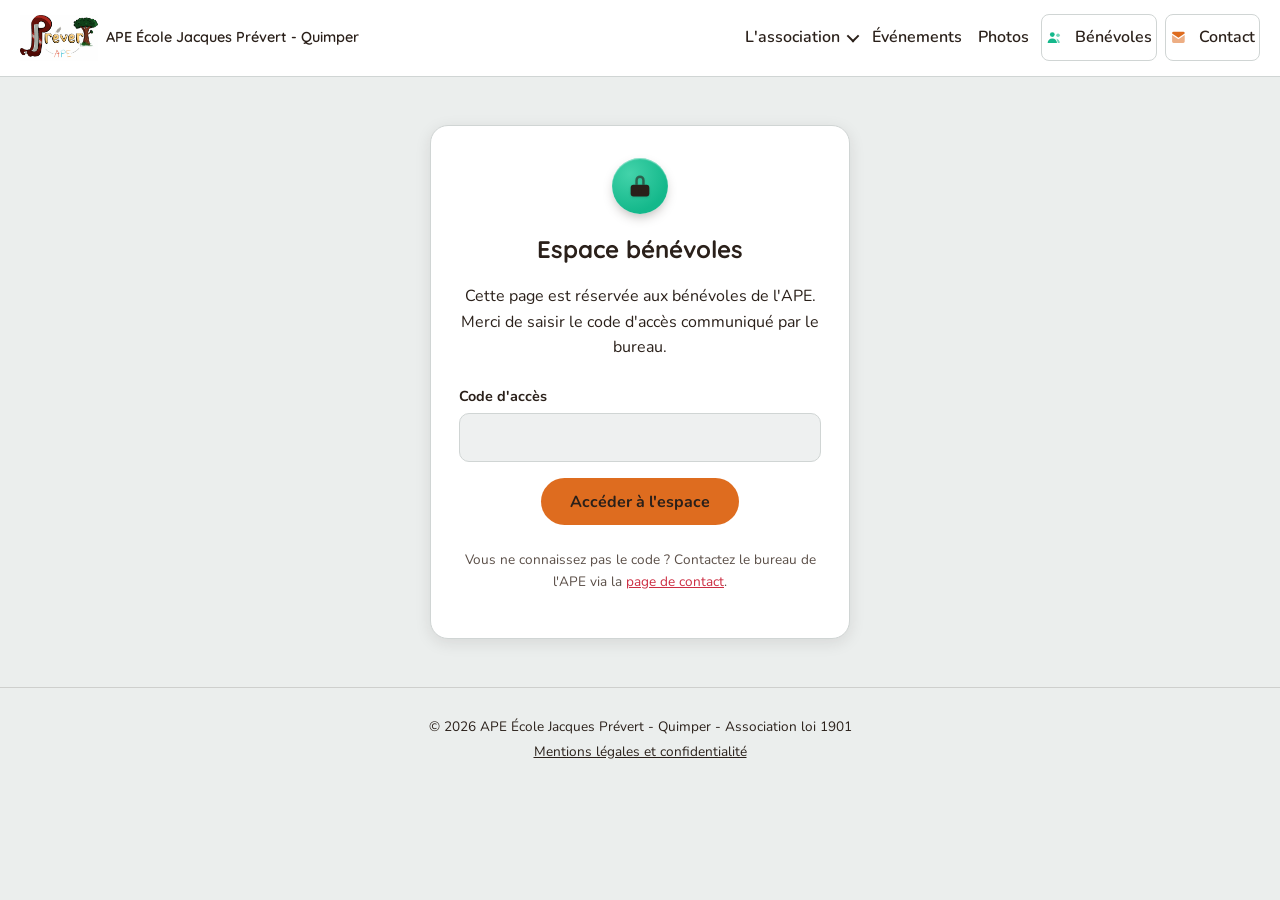
<file: benevoles.html>
<!DOCTYPE html>
<html lang="fr">
<head>
<meta charset="UTF-8">
<meta name="viewport" content="width=device-width, initial-scale=1.0">
<title>Espace bénévoles - APE École Jacques Prévert</title>
<meta name="robots" content="noindex, nofollow">
<link rel="icon" type="image/svg+xml" href="favicon.svg">
<link rel="stylesheet" href="style.css">
<link rel="stylesheet" href="benevoles.css">
<link rel="stylesheet" href="print.css" media="print">
</head>
<body>

<!-- Sprite d'icônes SVG réutilisées via <use href="#icon-..."> dans toute la page -->
<svg xmlns="http://www.w3.org/2000/svg" style="display:none" aria-hidden="true">
  <symbol id="icon-logo" viewBox="0 0 32 32">
    <circle cx="16" cy="16" r="4.2" fill="#2A201A"/>
    <circle cx="16" cy="6" r="3.4" fill="#DE6C1F"/>
    <circle cx="26" cy="16" r="3.4" fill="#CC2D42"/>
    <circle cx="16" cy="26" r="3.4" fill="#14B88B"/>
    <circle cx="6" cy="16" r="3.4" fill="#DE6C1F"/>
    <circle cx="23" cy="9" r="2.6" fill="#14B88B"/>
    <circle cx="23" cy="23" r="2.6" fill="#DE6C1F"/>
    <circle cx="9" cy="23" r="2.6" fill="#CC2D42"/>
    <circle cx="9" cy="9" r="2.6" fill="#14B88B"/>
  </symbol>

  <symbol id="icon-wallet" viewBox="0 0 24 24">
    <path d="M3 7a2 2 0 0 1 2-2h13a1 1 0 0 1 1 1v2H5a2 2 0 0 0 0 4h14v6a2 2 0 0 1-2 2H5a2 2 0 0 1-2-2V7z"/>
    <circle cx="16.2" cy="13" r="1.4" opacity="0.6"/>
  </symbol>

  <symbol id="icon-calendar" viewBox="0 0 24 24">
    <rect x="3" y="5" width="18" height="15" rx="3"/>
    <rect x="3" y="5" width="18" height="4.5" rx="2" opacity="0.55"/>
    <rect x="7" y="2" width="2.2" height="4.5" rx="1.1"/>
    <rect x="14.8" y="2" width="2.2" height="4.5" rx="1.1"/>
    <circle cx="8" cy="14.5" r="1.3" opacity="0.55"/>
    <circle cx="12" cy="14.5" r="1.3" opacity="0.55"/>
    <circle cx="16" cy="14.5" r="1.3" opacity="0.55"/>
  </symbol>

  <symbol id="icon-balloon" viewBox="0 0 24 24">
    <path d="M12 2a6.5 6.5 0 0 1 6.5 6.5c0 4.3-3.2 7.6-5.4 9.3a1.3 1.3 0 0 1-1.6 0C9.2 16.1 6 12.8 6 8.5A6.5 6.5 0 0 1 12 2z"/>
    <ellipse cx="9.7" cy="6.3" rx="1.3" ry="2" opacity="0.35" transform="rotate(-25 9.7 6.3)"/>
    <path d="M11 19.2c-.3.4-.5.8-.5 1.1 0 .8.6 1.4 1.5 1.4s1.5-.6 1.5-1.4c0-.3-.2-.7-.5-1.1"/>
  </symbol>

  <symbol id="icon-heart" viewBox="0 0 24 24">
    <path d="M12 21s-7.6-4.6-10-9.4C.4 8.3 2 4.8 5.6 4.8c2.1 0 3.6 1.2 4.6 2.8 1-1.6 2.5-2.8 4.6-2.8 3.6 0 5.2 3.5 3.6 6.8C19.6 16.4 12 21 12 21z"/>
  </symbol>

  <symbol id="icon-cake" viewBox="0 0 24 24">
    <path d="M11.1 2c-.9 0-1.5.9-1.1 1.7.2.4.5.7.5 1.1s-.3.7-.5 1c-.4.5-.2 1.2.4 1.2h3.2c.6 0 .8-.7.4-1.1-.2-.3-.5-.6-.5-1s.3-.7.5-1.1C14.4 2.9 13.8 2 12.9 2h-1.8z"/>
    <rect x="11" y="7.3" width="2" height="3" rx="0.6"/>
    <path d="M5 11a2 2 0 0 1 2-2h10a2 2 0 0 1 2 2v2.2H5V11z"/>
    <path d="M4 15a1 1 0 0 1 1-1h14a1 1 0 0 1 1 1v5.2a1 1 0 0 1-1 1H5a1 1 0 0 1-1-1V15z"/>
    <path d="M4 15.3c1.3-1.2 2.7-1.2 4 0s2.7 1.2 4 0 2.7-1.2 4 0 2.7-1.2 4 0" opacity="0.5" fill="none" stroke="currentColor" stroke-width="1.5" stroke-linecap="round"/>
  </symbol>

  <symbol id="icon-document" viewBox="0 0 24 24">
    <path d="M6 2h8l6 6v13a1 1 0 0 1-1 1H6a1 1 0 0 1-1-1V3a1 1 0 0 1 1-1z"/>
    <path d="M14 2v5a1 1 0 0 0 1 1h5" opacity="0.5"/>
    <rect x="7.5" y="12.2" width="9" height="1.6" rx="0.8" opacity="0.5"/>
    <rect x="7.5" y="16.2" width="9" height="1.6" rx="0.8" opacity="0.5"/>
  </symbol>

  <symbol id="icon-lock" viewBox="0 0 24 24">
    <rect x="4" y="11" width="16" height="10" rx="2.5"/>
    <path d="M8 11V7a4 4 0 0 1 8 0v4h-2.1V7a1.9 1.9 0 0 0-3.8 0v4H8z" opacity="0.6"/>
    <circle cx="12" cy="16" r="1.5" opacity="0.5"/>
  </symbol>

  <symbol id="icon-users" viewBox="0 0 24 24">
    <circle cx="9" cy="8" r="3.4"/>
    <path d="M2.3 20c0-3.9 3-6.5 6.7-6.5S15.7 16.1 15.7 20H2.3z"/>
    <circle cx="17.2" cy="9" r="2.6" opacity="0.6"/>
    <path d="M15 13.9c2.7.6 4.7 3 4.7 6.1H17" opacity="0.6"/>
  </symbol>
  <symbol id="icon-mail" viewBox="0 0 24 24">
    <path d="M3 6a2 2 0 0 1 2-2h14a2 2 0 0 1 2 2v.4l-9 6.2-9-6.2V6z"/>
    <path d="M3 8.4v9.6a2 2 0 0 0 2 2h14a2 2 0 0 0 2-2V8.4l-9 6.2-9-6.2z" opacity="0.55"/>
  </symbol>
</svg>

<header class="site-header">
  <div class="header-inner">
    <a href="index.html" class="logo">
      <img src="images/logo.png" alt="APE École Jacques Prévert" class="logo-img">
      <span>APE École Jacques Prévert - Quimper</span>
    </a>
    <button class="nav-toggle" id="navToggle" aria-label="Ouvrir le menu" aria-expanded="false">
      <span></span><span></span><span></span>
    </button>
    <nav class="main-nav" id="mainNav">
      <div class="nav-group">
        <button type="button" class="nav-group-toggle" id="navGroupToggle" aria-expanded="false" aria-controls="navAssociation">L'association</button>
        <div class="nav-submenu" id="navAssociation">
          <a href="index.html#qui-sommes-nous">Qui sommes-nous</a>
          <a href="index.html#nos-actions">Nos actions</a>
          <a href="index.html#bureau">Le bureau</a>
          <a href="index.html#documents">Documents</a>
          <a href="faq.html">Questions fréquentes</a>
        </div>
      </div>
      <a href="index.html#evenements">Événements</a>
      <a href="photos.html">Photos</a>
      <a href="benevoles.html" class="nav-cta nav-cta-secondary"><svg class="icon-inline"><use href="#icon-users"></use></svg>Bénévoles</a>
      <a href="index.html#contact" class="nav-cta"><svg class="icon-inline"><use href="#icon-mail"></use></svg>Contact</a>
    </nav>
  </div>
</header>

<main>

  <!-- ============================================= -->
  <!-- ÉCRAN DE CODE D'ACCÈS -->
  <!-- Filtre par code d'accès : voir benevoles.js et le README -->
  <!-- ============================================= -->
  <section class="section gate-section" id="gate">
    <div class="gate-box">
      <span class="icon-badge badge-secondary gate-icon"><svg class="icon"><use href="#icon-lock"></use></svg></span>
      <h1>Espace bénévoles</h1>
      <p>Cette page est réservée aux bénévoles de l'APE. Merci de saisir le code d'accès communiqué par le bureau.</p>
      <form id="gateForm" class="gate-form">
        <label for="accessCode">Code d'accès</label>
        <input type="password" id="accessCode" name="accessCode" autocomplete="off" required>
        <button type="submit" class="btn btn-primary">Accéder à l'espace</button>
        <p id="gateError" class="gate-error" hidden>Code incorrect, merci de réessayer.</p>
      </form>
      <p class="gate-hint">Vous ne connaissez pas le code ? Contactez le bureau de l'APE via la
        <a href="index.html#contact">page de contact</a>.</p>
    </div>
  </section>

  <!-- ============================================= -->
  <!-- CONTENU RÉSERVÉ AUX BÉNÉVOLES -->
  <!-- Masqué tant que le bon code n'a pas été saisi -->
  <!-- ============================================= -->
  <div id="volunteerContent" hidden>
    <section class="section">
      <div class="section-inner">
        <h2>Bienvenue dans l'espace bénévoles</h2>
        <p>Retrouvez ici le planning des permanences, la liste des bénévoles, les procédures, les documents
          administratifs et, bientôt, tout ce qu'il faut pour la kermesse.</p>

        <div class="vtabs" role="tablist" aria-label="Rubriques de l'espace bénévoles">
          <button type="button" class="vtab" role="tab" id="tab-planning" aria-controls="panel-planning" aria-selected="true">Planning et équipe</button>
          <button type="button" class="vtab" role="tab" id="tab-procedures" aria-controls="panel-procedures" aria-selected="false" tabindex="-1">Procédures</button>
          <button type="button" class="vtab" role="tab" id="tab-documents" aria-controls="panel-documents" aria-selected="false" tabindex="-1">Documents</button>
          <button type="button" class="vtab" role="tab" id="tab-kermesse" aria-controls="panel-kermesse" aria-selected="false" tabindex="-1">Kermesse</button>
          <button type="button" class="vtab" role="tab" id="tab-tombola" aria-controls="panel-tombola" aria-selected="false" tabindex="-1">Tombola</button>
        </div>
      </div>
    </section>

    <div class="tab-panel" role="tabpanel" id="panel-planning" aria-labelledby="tab-planning">
      <section class="section section-alt">
        <div class="section-inner">
          <h2>Planning des permanences</h2>
          <table class="planning-table">
            <thead>
              <tr><th>Date</th><th>Horaire bénévoles</th><th>Événement</th><th>Bénévoles inscrits</th></tr>
            </thead>
            <tbody>
              <tr class="is-past"><td data-label="Date">Vendredi 9 octobre 2026</td><td data-label="Horaire bénévoles">16h15 - 18h</td><td data-label="Événement">Vente de gâteaux - Halloween<br><strong>Bénéfice : 233,50 €</strong></td><td data-label="Bénévoles inscrits">Nolwenn, Marlène, Mathieu, Florian, Anaïs, Viviane, Carole, Fabien</td></tr>
              <tr class="is-past"><td data-label="Date">Vendredi 9 octobre 2026</td><td data-label="Horaire bénévoles">17h15</td><td data-label="Événement">Réunion de l'APE (après la vente de gâteaux) : tombola et vente additionnelle à Noël</td><td data-label="Bénévoles inscrits">Carole, Florian, Marlène, Nolwenn, Stéphanie</td></tr>
              <tr class="is-past"><td data-label="Date">Jeudi 15 octobre 2026</td><td data-label="Horaire bénévoles">17h30</td><td data-label="Événement">Réunion avec la mairie</td><td data-label="Bénévoles inscrits">Nolwenn, Florian</td></tr>
              <tr><td data-label="Date">Du 6 au 27 novembre 2026</td><td data-label="Horaire bénévoles">-</td><td data-label="Événement">Vente en ligne HelloAsso : kits de Noël (cookies 4 €, chocolat chaud 2,50 € ou 7 € les 4)</td><td data-label="Bénévoles inscrits">Test fabrication kit : Carole<br>Design : Pierre<br>Boutique et mots : Florian</td></tr>
              <tr class="is-past"><td data-label="Date">Mardi 17 novembre 2026</td><td data-label="Horaire bénévoles">Toute la journée</td><td data-label="Événement">Photo de classe</td><td data-label="Bénévoles inscrits">Aurélie</td></tr>
              <tr><td data-label="Date">À partir du 22 novembre 2026</td><td data-label="Horaire bénévoles">-</td><td data-label="Événement">Vente de sapins de Noël à Magasin Vert Quimper (10 % du prix reversé à l'APE) : <a href="documents/coupon-sapins-noel-2026.pdf" target="_blank" rel="noopener">bulletin à télécharger (PDF)</a></td><td data-label="Bénévoles inscrits">Responsable : Stéphanie</td></tr>
              <tr><td data-label="Date">Semaine du 30 novembre 2026 (date à définir)</td><td data-label="Horaire bénévoles">À définir</td><td data-label="Événement">Réalisation des kits de cuisine (cookies et chocolat chaud)</td><td data-label="Bénévoles inscrits">À compléter</td></tr>
              <tr><td data-label="Date">Vendredi 4 décembre 2026</td><td data-label="Horaire bénévoles">9h30</td><td data-label="Événement">Sortie au cirque - toute l'école (devis signé : 1 007,84 €)</td><td data-label="Bénévoles inscrits">14 accompagnants dont les maîtresses, 2 ATSEM et 1 AESH (parents à compléter)</td></tr>
              <tr><td data-label="Date">Vendredi 11 décembre 2026</td><td data-label="Horaire bénévoles">16h15 - 18h</td><td data-label="Événement">Vente de gâteaux - Noël et distribution des kits de Noël</td><td data-label="Bénévoles inscrits">À compléter</td></tr>
              <tr><td data-label="Date">Vendredi 12 février 2027</td><td data-label="Horaire bénévoles">16h15 - 18h</td><td data-label="Événement">Vente de gâteaux - Hiver</td><td data-label="Bénévoles inscrits">À compléter</td></tr>
              <tr><td data-label="Date">Jeudi 8 avril 2027</td><td data-label="Horaire bénévoles">16h15 - 18h</td><td data-label="Événement">Vente de gâteaux - Pâques</td><td data-label="Bénévoles inscrits">À compléter</td></tr>
              <tr><td data-label="Date">Sam. 19 ou sam. 26 juin 2027*</td><td data-label="Horaire bénévoles">À définir</td><td data-label="Événement">Kermesse</td><td data-label="Bénévoles inscrits">À compléter</td></tr>
            </tbody>
          </table>
          <p class="doc-note">*Date de la kermesse à confirmer par la mairie.</p>
        </div>
      </section>


      <section class="section" id="contacts-bureau">
        <div class="section-inner">
          <h2>Contacts du bureau</h2>
          <div class="cards-grid">
            <div class="info-card">
              <div class="card-header">
                <span class="icon-badge badge-photo"><img src="images/florian-masseube.webp" alt="Florian Masseube" loading="lazy"></span>
                <h3>Présidence</h3>
              </div>
              <p>Florian Masseube<br>
                Classe des enfants : CM1/CM2 monolingue<br>
                <a href="mailto:florian.masseube@gmail.com">florian.masseube@gmail.com</a></p>
            </div>
            <div class="info-card">
              <div class="card-header">
                <span class="icon-badge badge-photo"><img src="images/aurelie-garnier.webp" alt="Aurélie Garnier" loading="lazy"></span>
                <h3>Trésorerie</h3>
              </div>
              <p>Aurélie Garnier<br>
                Classe des enfants : CM1/CM2 monolingue<br>
                <a href="mailto:aurelie.grevellec@yahoo.fr">aurelie.grevellec@yahoo.fr</a></p>
            </div>
            <div class="info-card">
              <div class="card-header">
                <span class="icon-badge badge-photo"><img src="images/carole-bilski.jpg" alt="Carole Bilski" loading="lazy"></span>
                <h3>Secrétariat</h3>
              </div>
              <p>Carole Bilski<br>
                Classe des enfants : PS bilingue<br>
                <a href="mailto:carole.bilski@ac.rennes.fr">carole.bilski@ac.rennes.fr</a></p>
            </div>
          </div>
        </div>
      </section>


      <section class="section section-alt">
        <div class="section-inner">
          <h2>Les bénévoles</h2>
          <div class="cards-grid volunteers-grid">
            <div class="info-card volunteer-card">
              <span class="icon-badge badge-pink"><svg class="icon"><use href="#icon-users"></use></svg></span>
              <div>
                <h3>Anaïs Arher</h3>
                <p>Enfants : CM1 monolingue</p>
              </div>
            </div>
            <div class="info-card volunteer-card">
              <span class="icon-badge badge-accent"><svg class="icon"><use href="#icon-users"></use></svg></span>
              <div>
                <h3>Marlène Collet</h3>
                <p>Enfants : CM1 bilingue</p>
              </div>
            </div>
            <div class="info-card volunteer-card">
              <span class="icon-badge badge-primary"><svg class="icon"><use href="#icon-users"></use></svg></span>
              <div>
                <h3>Fabien Grall</h3>
                <p>Enfants : CM1 bilingue</p>
              </div>
            </div>
            <div class="info-card volunteer-card">
              <span class="icon-badge badge-secondary"><svg class="icon"><use href="#icon-users"></use></svg></span>
              <div>
                <h3>Marie Guillerm</h3>
                <p>Enfants : GS monolingue et CM2 monolingue</p>
              </div>
            </div>
            <div class="info-card volunteer-card">
              <span class="icon-badge badge-blue"><svg class="icon"><use href="#icon-users"></use></svg></span>
              <div>
                <h3>Stéphanie Jardin</h3>
                <p>Enfants : CE2 bilingue</p>
              </div>
            </div>
            <div class="info-card volunteer-card">
              <span class="icon-badge badge-pink"><svg class="icon"><use href="#icon-users"></use></svg></span>
              <div>
                <h3>Hélène Le Berre</h3>
                <p>Enfants : CP monolingue</p>
              </div>
            </div>
            <div class="info-card volunteer-card">
              <span class="icon-badge badge-accent"><svg class="icon"><use href="#icon-users"></use></svg></span>
              <div>
                <h3>Pierre Lebrin</h3>
                <p>Enfants : CE bilingue</p>
              </div>
            </div>
            <div class="info-card volunteer-card">
              <span class="icon-badge badge-primary"><svg class="icon"><use href="#icon-users"></use></svg></span>
              <div>
                <h3>Nolwenn Maes</h3>
                <p>Enfants : PS bilingue et GS bilingue</p>
              </div>
            </div>
            <div class="info-card volunteer-card">
              <span class="icon-badge badge-secondary"><svg class="icon"><use href="#icon-users"></use></svg></span>
              <div>
                <h3>Viviane Pelleter</h3>
                <p>Enfants : CM1 monolingue</p>
              </div>
            </div>
            <div class="info-card volunteer-card">
              <span class="icon-badge badge-blue"><svg class="icon"><use href="#icon-users"></use></svg></span>
              <div>
                <h3>Mathieu Vigouroux</h3>
                <p>Enfants : MS bilingue et CE1 bilingue</p>
              </div>
            </div>
          </div>
        </div>
      </section>
    </div>

    <div class="tab-panel" role="tabpanel" id="panel-procedures" aria-labelledby="tab-procedures" hidden>
      <section class="section section-alt" id="procedures">
        <div class="section-inner">
          <h2>Procédures</h2>
          <p>Les étapes à suivre pour organiser nos événements et gérer l'association, classées par thème. Touchez une fiche pour la déplier.</p>

          <div class="proc-tools">
            <label for="procSearch">Rechercher une procédure</label>
            <input type="search" id="procSearch" placeholder="Ex. remboursement, tombola, assurance…" autocomplete="off">
            <div class="lots-chips" id="procChips" role="group" aria-label="Catégories de procédures"></div>
          </div>

          <div class="proc-groups">
            <section class="proc-group" data-cat="evenements" aria-labelledby="pg-evenements">
              <h3 class="proc-group-title" id="pg-evenements"><span>Événements et ventes</span><span class="proc-count" aria-hidden="true"></span></h3>
              <div class="procedures">
                <details class="procedure" id="procedure-vente-gateaux" data-cat="evenements">
                  <summary>
                    <span class="icon-badge badge-blue"><svg class="icon"><use href="#icon-cake"></use></svg></span>
                    <span class="procedure-head"><span class="procedure-title">Vente de gâteaux</span><span class="procedure-desc">Prévenir le périscolaire, monter le stand, nettoyer</span></span>
                  </summary>
                  <div class="procedure-body">
                    <h3>Avant la vente</h3>
                    <ol class="procedure-steps">
                      <li>Prévenir le responsable du périscolaire par e-mail : Yannick THOBY,
                        <a href="mailto:yannick.thoby@quimper.bzh">yannick.thoby@quimper.bzh</a>.</li>
                      <li>Acheter les boissons et 2 quatre-quarts.</li>
                    </ol>

                    <h3>Le jour de la vente</h3>
                    <ol class="procedure-steps">
                      <li>Prévoir le montage du stand par 2 ou 3 parents.</li>
                      <li>Prévoir au moins 4 à 5 bénévoles pour la vente.</li>
                    </ol>

                    <h3>Après la vente</h3>
                    <ol class="procedure-steps">
                      <li>Nettoyer les verres.</li>
                    </ol>
                  </div>
                </details>

                <details class="procedure" id="procedure-tombola" data-cat="evenements">
                  <summary>
                    <span class="icon-badge badge-secondary"><svg class="icon"><use href="#icon-document"></use></svg></span>
                    <span class="procedure-head"><span class="procedure-title">Tombola : autorisation de la mairie et règlement</span><span class="procedure-desc">Autorisation de la mairie (Cerfa 11823) et règlement</span></span>
                  </summary>
                  <div class="procedure-body">
                    <h3>Autorisation de la mairie : les étapes</h3>
                    <ol class="procedure-steps">
                      <li>Remplir le formulaire Cerfa n° 11823 « Demande d'autorisation de loterie » :
                        <a href="https://www.formulaires.service-public.gouv.fr/gf/cerfa_11823.do" target="_blank" rel="noopener">remplir le Cerfa en ligne</a>
                        (la page de présentation est sur
                        <a href="https://www.service-public.gouv.fr/particuliers/vosdroits/R12059" target="_blank" rel="noopener">Service-Public</a>).</li>
                      <li>Joindre les statuts de l'association (première demande) et, si le capital d'émission dépasse 7 500 €, le bilan
                        du dernier exercice. Le capital d'émission est le prix d'un billet multiplié par le nombre de billets émis.</li>
                      <li>Déposer le dossier à la mairie de Quimper (commune du siège de l'APE), <strong>suffisamment tôt</strong> :
                        l'absence de réponse au bout de 2 mois vaut rejet.</li>
                      <li>Conserver l'autorisation avec le règlement de la tombola.</li>
                    </ol>

                    <h3>À savoir</h3>
                    <ul class="procedure-notes">
                      <li>Les lots sont des objets mobiliers (pas de somme d'argent) et la tombola se déroule en présentiel :
                        les loteries en ligne sont interdites.</li>
                      <li>Les bénéfices doivent être intégralement affectés à une cause d'intérêt général (ici, les projets de l'école),
                        pas aux frais de fonctionnement, ni réservés aux seuls adhérents.</li>
                      <li>L'APE doit organiser la tombola elle-même, sans la confier à un tiers à but commercial.</li>
                      <li>Une loterie non autorisée est passible de sanctions pénales.</li>
                      <li>Au-delà de 30 000 € de capital d'émission, le maire statue après avis des finances publiques.</li>
                    </ul>

                    <h3>Liens utiles</h3>
                    <ul class="procedure-checklist">
                      <li><a href="https://www.formulaires.service-public.gouv.fr/gf/cerfa_11823.do" target="_blank" rel="noopener">Cerfa 11823 : formulaire en ligne</a></li>
                      <li><a href="https://www.service-public.gouv.fr/particuliers/vosdroits/F21565" target="_blank" rel="noopener">Service-Public : tombola ou loterie d'une association</a></li>
                      <li><a href="https://www.economie.gouv.fr/cedef/organisation-des-loteries" target="_blank" rel="noopener">economie.gouv.fr : organisation des loteries</a></li>
                    </ul>
                    <p class="procedure-source">Source : Service-Public (octobre 2026). Le point sera aussi abordé à la réunion avec la mairie.</p>


                    <h3>Règlement de la tombola (exemple)</h3>
                    <p>Un exemple de règlement à adapter et à afficher au stand de la tombola.
                      <a href="documents/exemple-reglement-tombola.docx" target="_blank" rel="noopener">Télécharger l'exemple modifiable (Word)</a>.</p>
                    <h3>Contenu de l'exemple de règlement</h3>
                    <ol class="procedure-checklist">
                    <li><strong>Article 1 - Organisateur</strong> - L'Association des Parents d'Élèves de l'école Jacques Prévert (APE), association loi 1901 (numéro RNA W294000030), 30 rue Henri Dunant, 29000 Quimper, organise une tombola à l'occasion de la kermesse de l'école, autorisée par le maire de Quimper [numéro et date de l'autorisation].</li>
                    <li><strong>Article 2 - Objet et bénéfices</strong> - Les bénéfices de la tombola sont intégralement affectés au financement de projets pédagogiques et d'activités au profit de tous les élèves de l'école (sorties, spectacles, matériel).</li>
                    <li><strong>Article 3 - Participation et billets</strong> - La tombola est ouverte à toute personne présente à la kermesse, les mineurs participant sous la responsabilité de leurs parents. Les billets sont vendus [prix] l'unité (ou [prix] le carnet de [nombre] billets) sur place, [lieu et dates de vente]. Les billets sont numérotés. Aucune vente n'est réalisée en ligne.</li>
                    <li><strong>Article 4 - Lots</strong> - Les lots sont des objets, bons d'achat ou entrées, offerts ou achetés par l'APE (liste disponible au stand). Aucun lot n'est constitué d'une somme d'argent. Les lots ne sont ni échangeables ni remboursables contre leur valeur.</li>
                    <li><strong>Article 5 - Tirage</strong> - Grande tombola : le tirage au sort est public et a lieu le [date] à [heure], pendant la kermesse, à l'école Jacques Prévert, par [personne désignée] en présence de [témoins]. Petite tombola : le tirage est 100 % gagnant, chaque billet donne droit à un lot, attribué le jour de la kermesse selon [mode d'attribution].</li>
                    <li><strong>Article 6 - Remise des lots</strong> - Les lots sont à retirer au stand de l'APE, sur présentation du billet gagnant, le jour du tirage ou avant le [date limite]. Passé ce délai, les lots non retirés restent la propriété de l'APE. Les dates de validité indiquées sur certains lots (bons, entrées) restent à la charge de leurs bénéficiaires.</li>
                    <li><strong>Article 7 - Responsabilité</strong> - Les lots offerts par des commerçants et partenaires sont soumis à leurs propres conditions d'utilisation. L'APE ne peut être tenue responsable de l'usage qui en est fait.</li>
                    <li><strong>Article 8 - Données personnelles</strong> - Les coordonnées éventuellement recueillies auprès des gagnants servent uniquement à leur remettre leur lot. Elles ne sont ni transmises à des tiers ni conservées au-delà de [durée]. Chaque personne peut demander leur suppression à l'adresse apejacquesprevertquimper@gmail.com.</li>
                    <li><strong>Article 9 - Acceptation et modification</strong> - La participation à la tombola vaut acceptation du présent règlement, affiché au stand de l'APE et consultable sur demande. L'APE se réserve le droit de modifier ou d'annuler la tombola en cas de force majeure, sans que sa responsabilité puisse être engagée.</li>
                    </ol>
                    <p class="procedure-source">Les éléments entre crochets sont à compléter (prix du billet, dates, personnes désignées).
                      Exemple à adapter, à faire relire par le bureau avant diffusion.</p>

                  </div>
                </details>
              </div>
            </section>
            <section class="proc-group" data-cat="finances" aria-labelledby="pg-finances">
              <h3 class="proc-group-title" id="pg-finances"><span>Argent et dons</span><span class="proc-count" aria-hidden="true"></span></h3>
              <div class="procedures">
                <details class="procedure" id="procedure-remboursement" data-cat="finances">
                  <summary>
                    <span class="icon-badge badge-primary"><svg class="icon"><use href="#icon-wallet"></use></svg></span>
                    <span class="procedure-head"><span class="procedure-title">Remboursement de frais</span><span class="procedure-desc">Accord du bureau avant tout achat et seuils de validation</span></span>
                  </summary>
                  <div class="procedure-body">
                    <h3>Avant d'acheter</h3>
                    <ol class="procedure-steps">
                      <li>Demander l'accord du bureau avant tout achat : envoyer un e-mail à un membre du bureau
                        (<a href="#contacts-bureau">voir les contacts</a>) avec le montant et l'objet de la dépense.</li>
                      <li>Attendre la validation. Le trésorier peut valider seul jusqu'à 200 € ; au-delà,
                        l'accord d'au moins deux membres du bureau est nécessaire.</li>
                    </ol>

                    <h3>Après l'achat</h3>
                    <ol class="procedure-steps">
                      <li>Garder la facture ou le ticket : le remboursement se fait uniquement sur présentation
                        d'un justificatif.</li>
                      <li>Présenter la facture ou le ticket au bureau pour obtenir le remboursement.</li>
                    </ol>

                    <h3>À savoir</h3>
                    <ul class="procedure-notes">
                      <li>Une dépense engagée sans validation préalable du bureau n'engage pas l'association :
                        elle reste à la charge de la personne qui l'a faite.</li>
                      <li>Si une facture est adressée directement à l'APE pour un achat non validé, l'association
                        ne la règle pas : le bureau en informe le fournisseur et invite la personne à régulariser.</li>
                      <li>L'APE peut examiner, au cas par cas, une prise en charge exceptionnelle après coup. Ce n'est
                        jamais un droit acquis.</li>
                    </ul>
                    <p class="procedure-source">Source : article 4 du
                      <a href="documents/reglement-interieur.pdf" target="_blank" rel="noopener">règlement intérieur</a>.</p>
                  </div>
                </details>

                <details class="procedure" id="procedure-dons-entreprises" data-cat="finances">
                  <summary>
                    <span class="icon-badge badge-pink"><svg class="icon"><use href="#icon-heart"></use></svg></span>
                    <span class="procedure-head"><span class="procedure-title">Entreprise qui soutient l'APE (don ou parrainage)</span><span class="procedure-desc">Don ou parrainage : ce que l'APE peut délivrer</span></span>
                  </summary>
                  <div class="procedure-body">
                    <h3>Les étapes</h3>
                    <ol class="procedure-steps">
                      <li>Identifier le type de soutien :
                        <ul class="procedure-checklist">
                          <li><strong>Don</strong> : l'entreprise donne sans contrepartie.</li>
                          <li><strong>Parrainage</strong> : l'entreprise retire un bénéfice direct de son soutien
                            (publicité, promotion de son image).</li>
                        </ul>
                      </li>
                      <li>Si c'est un don : l'APE n'est pas un organisme d'intérêt général, elle ne délivre donc
                        <strong>pas de reçu fiscal</strong> (ni Cerfa 16216, ni Cerfa 11580). L'entreprise ne peut pas
                        bénéficier de la réduction d'impôt du mécénat. Remercier le donateur par un simple courrier.</li>
                      <li>Si c'est un parrainage : l'association établit une facture à l'entreprise.</li>
                    </ol>

                    <h3>À savoir</h3>
                    <ul class="procedure-notes">
                      <li>Seuls les organismes d'intérêt général peuvent délivrer un reçu fiscal. Un reçu délivré à tort
                        est sanctionné par une amende de 25 % des sommes indûment mentionnées
                        (article 1740 A du code général des impôts).</li>
                      <li>Si une entreprise demande un Cerfa, lui expliquer que l'APE n'est pas habilitée à en délivrer.
                        En cas de doute, demander l'avis du bureau.</li>
                    </ul>

                    <h3>Liens utiles</h3>
                    <ul class="procedure-checklist">
                      <li><a href="https://associations.gouv.fr/sites/default/files/2025-09/guide_juridique_mecenat.pdf" target="_blank" rel="noopener">Guide juridique du mécénat (associations.gouv.fr)</a></li>
                      <li><a href="https://bofip.impots.gouv.fr/bofip/6476-PGP.html" target="_blank" rel="noopener">Doctrine fiscale (BOFiP) : conditions du mécénat</a></li>
                    </ul>
                    <p class="procedure-source">Sources : associations.gouv.fr et BOFiP (octobre 2026).</p>
                  </div>
                </details>
              </div>
            </section>
            <section class="proc-group" data-cat="administratif" aria-labelledby="pg-administratif">
              <h3 class="proc-group-title" id="pg-administratif"><span>Administratif et école</span><span class="proc-count" aria-hidden="true"></span></h3>
              <div class="procedures">
                <details class="procedure" id="procedure-changement-bureau" data-cat="administratif">
                  <summary>
                    <span class="icon-badge badge-secondary"><svg class="icon"><use href="#icon-users"></use></svg></span>
                    <span class="procedure-head"><span class="procedure-title">Changement de bureau</span><span class="procedure-desc">Déclaration, banque et assurance</span></span>
                  </summary>
                  <div class="procedure-body">
                    <h3>À préparer</h3>
                    <ul class="procedure-checklist">
                      <li>Le numéro RNA de l'association (Répertoire national des associations) : <strong>W294000030</strong>.</li>
                      <li>Le procès-verbal de l'assemblée générale qui désigne le nouveau bureau.</li>
                      <li>La liste à jour des dirigeants : nom, prénoms, profession, domicile, nationalité et fonction de chacun.</li>
                      <li>Un compte FranceConnect pour la personne qui fait la déclaration (impots.gouv, Ameli, L'Identité Numérique La Poste…).</li>
                    </ul>

                    <h3>Les étapes</h3>
                    <ol class="procedure-steps">
                      <li>Dans les 3 mois suivant la désignation du nouveau bureau, l'un des dirigeants désignés déclare
                        le changement en ligne sur
                        « <a href="https://demarches.service-public.gouv.fr/asso_mademarche/MD/demarche?action=modification" target="_blank" rel="noopener">Modification d'une association (e-modification)</a> »
                        (connexion par FranceConnect).</li>
                      <li>Renseigner la composition du nouveau bureau et joindre le procès-verbal de l'assemblée générale.</li>
                      <li>Garder le récépissé de déclaration délivré par l'administration : il permet de prouver aux
                        tiers les fonctions des dirigeants.</li>
                      <li>Prévenir la banque du changement de bureau et lui remettre :
                        <ul class="procedure-checklist">
                          <li>la carte d'identité et un justificatif de domicile de chaque personne concernée ;</li>
                          <li>le récépissé de la préfecture (étape 3) ;</li>
                          <li>le compte-rendu de l'assemblée générale (original signé, à demander au bureau) ;</li>
                          <li>le formulaire de la banque, à compléter et à signer :
                            <a href="documents/auto-certification-residence-fiscale-pm.pdf" target="_blank" rel="noopener">auto-certification de résidence fiscale d'une personne morale</a> (PDF).</li>
                        </ul>
                      </li>
                      <li>Prévenir l'assurance du changement de bureau.</li>
                    </ol>

                    <h3>À savoir</h3>
                    <ul class="procedure-notes">
                      <li>Sans numéro RNA, ou si vous préférez le papier : formulaire
                        <a href="https://www.formulaires.service-public.gouv.fr/gf/cerfa_13971.do" target="_blank" rel="noopener">Cerfa 13971*03</a>
                        à envoyer au greffe des associations du département du siège.</li>
                      <li>Si l'association est inscrite au répertoire Sirene de l'Insee, le changement doit aussi lui être signalé.</li>
                    </ul>

                    <h3>Liens utiles</h3>
                    <ul class="procedure-checklist">
                      <li><a href="https://demarches.service-public.gouv.fr/asso_mademarche/MD/demarche?action=modification" target="_blank" rel="noopener">Déclarer en ligne (e-modification)</a></li>
                      <li><a href="https://www.service-public.gouv.fr/associations/vosdroits/F34797" target="_blank" rel="noopener">Service-Public : changement dans l'administration d'une association</a></li>
                      <li><a href="https://associations.gouv.fr/changement-de-dirigeants" target="_blank" rel="noopener">associations.gouv.fr : changement de dirigeants</a></li>
                    </ul>
                    <p class="procedure-source">Sources : service-public.gouv.fr et associations.gouv.fr (démarche vérifiée en octobre 2026),
                      et compte-rendu de l'AG du 17 septembre 2026 pour la banque et l'assurance.</p>
                  </div>
                </details>

                <details class="procedure" id="procedure-convention-locaux" data-cat="administratif">
                  <summary>
                    <span class="icon-badge badge-secondary"><svg class="icon"><use href="#icon-document"></use></svg></span>
                    <span class="procedure-head"><span class="procedure-title">Convention d'occupation des locaux de l'école</span><span class="procedure-desc">Convention annuelle avec la Ville, obligations et interdits</span></span>
                  </summary>
                  <div class="procedure-body">
                    <p>Pour utiliser les locaux de l'école (kermesse, ventes de gâteaux, réunions…), l'APE signe chaque année une
                      convention avec la Ville de Quimper, propriétaire des locaux, et le directeur ou la directrice de l'école.
                      Le modèle 2026-2027 couvre du 1er septembre 2026 au 2 juillet 2027. La mise à disposition est gratuite
                      et la Ville garde la charge des fluides.</p>

                    <h3>Le document</h3>
                    <ul class="procedure-checklist">
                      <li><a href="documents/modele-convention-occupation-locaux-ape.doc" target="_blank" rel="noopener">Modèle de convention d'occupation des locaux</a>
                        (Word, 6 pages, conditions générales comprises).</li>
                    </ul>

                    <h3>Les étapes</h3>
                    <ol class="procedure-steps">
                      <li>Compléter la convention : nom de l'association, adresse du siège, date et numéro de déclaration en préfecture,
                        salles et autres locaux utilisés (couloir, préau, WC, cour de récréation…), activités, dates et heures envisagées,
                        effectif maximum.</li>
                      <li>Renseigner l'assurance : numéro de contrat et compagnie (responsabilité civile ou multirisques), et joindre
                        l'attestation d'assurance en cours de validité.</li>
                      <li>Indiquer les personnes responsables de la sécurité (3 lignes : nom, prénom, qualité, coordonnées), la façon dont les
                        entrées et sorties sont contrôlées et la date de visite des locaux.</li>
                      <li>Présenter la convention en 2 exemplaires <strong>au plus tard 6 semaines avant la période d'utilisation souhaitée</strong>.
                        Elle est signée par la Ville de Quimper, par l'APE (l'occupant) et par le directeur ou la directrice de l'école.</li>
                      <li>Établir l'état des lieux avec la Ville à l'entrée dans les locaux, puis à la sortie.</li>
                      <li>Retirer le jeu de clés auprès de la DEEJ (Direction de l'Enfance, de l'Éducation et de la Jeunesse) peu avant le
                        début de la convention.</li>
                      <li>Pour chaque événement : faire une déclaration sur Quimper+ (portail des associations). La réponse sur Quimper+ vaut
                        acceptation : il n'y a ni nouvelle convention ni avenant.</li>
                    </ol>

                    <div class="procedure-alert" role="note">
                      <p class="procedure-alert-title">Interdits dans l'enceinte de l'école</p>
                      <ul>
                        <li><strong>Alcool</strong> : interdit de consommer de l'alcool (arrêté préfectoral n° 2020098-0001).</li>
                        <li><strong>Cigarettes</strong> : interdit de fumer et de vapoter (décret national du 1er juillet 2025).</li>
                        <li><strong>Gaz</strong> : interdit d'utiliser un appareil au gaz.</li>
                        <li><strong>Cuisine des restaurants scolaires</strong> : interdit d'utiliser les fours et réfrigérateurs des offices, et d'accéder à l'office.</li>
                      </ul>
                    </div>

                    <h3>Nos obligations</h3>
                    <ul class="procedure-checklist">
                      <li><strong>Usage des locaux</strong> : uniquement pour les activités, aux jours et heures et avec l'effectif maximum
                        déclarés dans la convention. Tout autre usage est interdit.</li>
                      <li><strong>État des lieux</strong> : sans état des lieux à l'entrée, l'association est présumée avoir reçu les locaux en
                        bon état. Les frais de remise en état dus à une mauvaise gestion ou à un usage non conforme peuvent lui être demandés.</li>
                      <li><strong>Ni cession ni sous-location</strong> : la convention est personnelle à l'APE. L'occupation est précaire et
                        peut être révoquée par la Ville.</li>
                      <li><strong>Surveillance et fermeture</strong> : surveiller les locaux pendant l'occupation et les rendre en bon état.
                        À la fin de l'activité, vérifier que portes, fenêtres et issues sont fermées et l'électricité éteinte.</li>
                      <li><strong>Respect des règles</strong> : ordre public, hygiène, laïcité et neutralité de l'enseignement public, et
                        réglementation sur le bruit.</li>
                      <li><strong>Clés</strong> : à utiliser uniquement sur les créneaux autorisés et à rendre dès la fin de la convention.</li>
                      <li><strong>Travaux et installations</strong> : aucun percement, changement de distribution, travaux ni aménagement, et ne
                        pas gêner les travaux de la Ville. Toute installation électrique supplémentaire demande l'accord préalable de la
                        Direction du Patrimoine et de la Logistique. En cas de problème électrique, un numéro d'astreinte (indiqué dans la
                        convention) permet une intervention de mise en sécurité seulement, et aucune si le branchement n'était pas autorisé.</li>
                      <li><strong>Sécurité (établissement recevant du public)</strong> : connaître et faire appliquer les consignes incendie
                        (y compris l'évacuation des personnes en situation de handicap), prendre les premières mesures de sécurité, garder les
                        cheminements d'évacuation dégagés et respecter la capacité maximale. Au moins une des personnes désignées pour la
                        sécurité est présente pendant toute l'occupation, avec un téléphone portable (pompiers : 18 ou 112, police : 17).</li>
                      <li><strong>Assurance</strong> : assurer sa responsabilité civile, celle de ses membres et de toutes les personnes
                        impliquées, même occasionnellement, ainsi que les locaux contre les risques locatifs (vol, incendie, explosions, dégâts
                        des eaux). Fournir les attestations à la signature puis à chaque demande de la Ville, et déclarer immédiatement
                        tout sinistre ou toute dégradation.</li>
                      <li><strong>Fin de la convention</strong> : l'APE peut la résilier à tout moment avec un préavis d'un mois, par lettre
                        recommandée avec accusé de réception. La Ville peut la résilier en cas de manquement, après une mise en demeure restée
                        sans effet pendant 2 mois, ou la révoquer pour un motif d'intérêt général. Elle prend fin de plein droit si l'association
                        est dissoute.</li>
                    </ul>

                    <h3>À savoir</h3>
                    <ul class="procedure-notes">
                      <li>La convention renvoie à deux annexes : le plan des locaux et la fiche « sécurité et réglementation ERP »
                        (catégorie de l'établissement et capacité maximale).</li>
                      <li>Pour tout événement, y compris la kermesse, la déclaration sur Quimper+ s'ajoute à la convention annuelle.</li>
                    </ul>
                    <p class="procedure-source">Source : modèle de convention de la Ville de Quimper pour l'année scolaire 2026-2027
                      (article L 212-15 du code de l'éducation). Le texte signé fait foi : le relire avant chaque nouvelle convention.</p>
                  </div>
                </details>
              </div>
            </section>
          </div>
          <p class="doc-note" id="procEmpty" role="status" hidden>Aucune procédure ne correspond à cette recherche.</p>
        </div>
      </section>
    </div>

    <div class="tab-panel" role="tabpanel" id="panel-documents" aria-labelledby="tab-documents" hidden>
      <section class="section section-alt">
        <div class="section-inner">
          <h2>Documents administratifs</h2>
          <h3 class="doc-group-title">Comptes-rendus</h3>
          <ul class="doc-list">
            <li><a href="documents/cr-reunion-mairie-2026-10-15.pdf" target="_blank" rel="noopener"><svg class="icon-inline"><use href="#icon-document"></use></svg>Réunion avec la mairie du 15 octobre 2026 : convention des locaux et matériel</a></li>
            <li><a href="documents/cr-reunion-ape-2026-10-09.pdf" target="_blank" rel="noopener"><svg class="icon-inline"><use href="#icon-document"></use></svg>Réunion de l'APE du 9 octobre 2026 : tombola et vente de Noël</a></li>
            <li><a href="documents/cr-ag-2026.pdf" target="_blank" rel="noopener"><svg class="icon-inline"><use href="#icon-document"></use></svg>Assemblée Générale - Septembre 2026 (version publique allégée)</a></li>
          </ul>
          <h3 class="doc-group-title">Convention</h3>
          <ul class="doc-list">
            <li><a href="documents/convention-occupation-locaux-2026-2027.pdf" target="_blank" rel="noopener"><svg class="icon-inline"><use href="#icon-document"></use></svg>Convention d'occupation des locaux de l'école 2026-2027 (version sans signatures)</a></li>
          </ul>
          <h3 class="doc-group-title">Statuts et règlement</h3>
          <ul class="doc-list">
            <li><a href="documents/statuts.pdf" target="_blank" rel="noopener"><svg class="icon-inline"><use href="#icon-document"></use></svg>Statuts de l'association</a></li>
            <li><a href="documents/reglement-interieur.pdf" target="_blank" rel="noopener"><svg class="icon-inline"><use href="#icon-document"></use></svg>Règlement intérieur</a></li>
          </ul>
        </div>
      </section>
    </div>

    <div class="tab-panel" role="tabpanel" id="panel-kermesse" aria-labelledby="tab-kermesse" hidden>
      <section class="section section-alt">
        <div class="section-inner">
          <h2>Kermesse</h2>
          <p>Cet espace est en construction : il rassemblera ce qu'il faut pour préparer la kermesse.</p>
          <div class="cards-grid">
            <div class="info-card">
              <div class="card-header">
                <span class="icon-badge badge-primary"><svg class="icon"><use href="#icon-calendar"></use></svg></span>
                <h3>Date et lieu</h3>
              </div>
              <p>Samedi 19 ou samedi 26 juin 2027, date à confirmer par la mairie.</p>
            </div>
            <div class="info-card">
              <div class="card-header">
                <span class="icon-badge badge-secondary"><svg class="icon"><use href="#icon-users"></use></svg></span>
                <h3>Organisation</h3>
              </div>
              <p>À construire : équipes, stands, planning des bénévoles.</p>
            </div>
            <div class="info-card">
              <div class="card-header">
                <span class="icon-badge badge-blue"><svg class="icon"><use href="#icon-document"></use></svg></span>
                <h3>Formalités</h3>
              </div>
              <p>Une déclaration d'assurance ou une vérification de couverture est faite en amont si l'événement
                le nécessite (buvette, structures gonflables…), selon l'article 5 du
                <a href="documents/reglement-interieur.pdf" target="_blank" rel="noopener">règlement intérieur</a>.</p>
            </div>
          </div>
        </div>
      </section>
    </div>

    <div class="tab-panel" role="tabpanel" id="panel-tombola" aria-labelledby="tab-tombola" hidden>

      <section class="section section-alt" id="tombola-fonctionnement">
        <div class="section-inner">
          <h2>Tombola</h2>
          <nav class="tombola-nav" aria-label="Parties de l'onglet Tombola">
            <a href="#tombola-fonctionnement">1. Recherche de lots</a>
            <a href="#tombola-documents">2. Documents pratiques</a>
          </nav>
          <h3 class="doc-group-title">1. Recherche de lots : fonctionnement et procédures</h3>
          <p class="tombola-contact"><strong>Référente tombola : Marlène</strong><br>
            Passez directement par elle pour proposer un commerçant, une idée ou un contact, ou pour savoir qui a déjà été démarché.
            Elle note vos retours.</p>
          <div class="tombola-contact-actions">
            <a class="btn-chip" href="https://wa.me/33661657580" target="_blank" rel="noopener">WhatsApp</a>
            <a class="btn-chip" href="sms:+33661657580">SMS</a>
            <a class="btn-chip" href="mailto:m.chamonard@yahoo.fr">E-mail</a>
            <a class="btn-chip" href="tel:+33661657580">06 61 65 75 80</a>
          </div>

          <details class="tombola-howto" id="tombola-etapes">
            <summary>Rechercher des lots : les étapes</summary>
            <div class="tombola-howto-body">
            <ol class="procedure-steps">
              <li><strong>Marlène coordonne</strong> la recherche de lots et tient la liste des commerçants. Contactez-la par WhatsApp, SMS
                ou e-mail (boutons ci-dessus).</li>
              <li>Une nouvelle idée, un nouveau contact : envoyez-la d'abord à Marlène, qui vérifie qu'il n'a pas déjà été démarché.</li>
              <li>Se présenter avec l'attestation de la direction de l'école (voir <a href="#tombola-documents">documents pratiques</a>)
                et demander un lot : entrées, bons cadeaux, objets.</li>
              <li>Noter les consignes du commerçant : retrait sur place, envoi par courrier, date de validité du lot.</li>
              <li>Dès que vous avez un retour, <strong>envoyer l'information à Marlène</strong>, qui met à jour le suivi.</li>
            </ol>

            <h3>Bon à savoir (retours de l'édition 2026)</h3>
            <ul class="procedure-notes">
              <li>Faire les demandes dès le début de l'année : les commerçants répondent mieux tôt dans l'année scolaire.</li>
              <li>Plusieurs commerçants demandent une enveloppe timbrée à l'adresse de l'école ou de l'association,
                ou un courrier sur papier à en-tête.</li>
              <li>Certains ne donnent qu'aux écoles de leur commune ou de leur département.</li>
              <li>Respecter les consignes de chacun (par exemple répartir les entrées en plusieurs lots quand c'est demandé).</li>
              <li>Relever les dates de validité des lots, elles sont souvent limitées.</li>
            </ul>
            <p class="procedure-source">Si un commerçant demande un document pour son don, voir la fiche
              <a href="#procedure-dons-entreprises">Entreprise qui soutient l'APE</a> dans l'onglet Procédures.</p>
            </div>
          </details>
        </div>
      </section>

      <section class="section" id="tombola-lots" hidden>
        <div class="section-inner">
          <!-- Liste des commerçants et formulaire d'ajout : masqués. Pour les réafficher : supprimer l'attribut hidden de <section id="tombola-lots"> et de <div id="lotsListe">, et remettre un lien dans la navigation Tombola. -->
          <div id="lotsListe" hidden>
            <div class="tombola-layout">
              <div class="tombola-main tombola-card">
                <h3>Liste des commerçants</h3>
                <div class="lots-tools">
                  <label for="lotsSearch">Rechercher un commerçant</label>
                  <input type="search" id="lotsSearch" placeholder="Nom du commerçant" autocomplete="off">
                  <p class="lots-label" id="lotsPersonLabel">Personne en charge</p>
                  <div class="lots-chips" id="lotsPersons" role="group" aria-labelledby="lotsPersonLabel"></div>
                  <p class="lots-label" id="lotsNotesLabel">Notes de Marlène</p>
                  <div class="lots-chips" id="lotsNotes" role="group" aria-labelledby="lotsNotesLabel"></div>
                  <label for="lotsPlace">Lieu</label>
                  <select id="lotsPlace"><option value="">Tous les lieux</option></select>
                </div>
                <p class="lots-status" id="lotsStatus" role="status" aria-live="polite">Chargement de la liste…</p>
                <table class="planning-table lots-table" id="lotsTable" hidden>
                  <thead>
                    <tr><th>Commerçant</th><th>Lieu</th><th>Personne en charge</th><th>Notes de Marlène</th></tr>
                  </thead>
                  <tbody id="lotsBody"></tbody>
                </table>
                <button type="button" class="lots-more" id="lotsMore" aria-expanded="false" hidden><span>Afficher les autres commerçants</span></button>
                <p class="doc-note" id="lotsEmpty" hidden>Aucun commerçant ne correspond. S'il n'est pas dans la liste,
                  ajoutez-le avec le formulaire.</p>
                <button type="button" class="btn-chip lots-refresh" id="lotsRefresh">Actualiser la liste</button>
              </div>

              <aside class="tombola-side" aria-label="Ajouter un commerçant">
                <details class="lots-form" id="lotsFormBox" open>
                  <summary>Ajouter un commerçant</summary>
                  <p>Vous démarchez un nouveau commerçant ? Ajoutez-le ici, il apparaîtra dans la liste.</p>
                  <form id="lotsAddForm" class="lots-add-form" novalidate>
                    <label for="addName">Nom du commerçant <span aria-hidden="true">*</span></label>
                    <input type="text" id="addName" autocomplete="off" maxlength="120" required>
                    <p class="lots-dup" id="addDup" role="status" hidden></p>
              
                    <label for="addPlace">Lieu</label>
                    <select id="addPlace">
                      <option value="">Non précisé</option>
                      <option>Quimper</option>
                      <option>Finistère</option>
                      <option>National</option>
                    </select>
              
                    <label for="addPerson">Personne en charge <span aria-hidden="true">*</span></label>
                    <input type="text" id="addPerson" list="addPersonList" autocomplete="off" maxlength="60" placeholder="Votre prénom" required>
                    <datalist id="addPersonList"></datalist>
              
                    <input type="text" id="addWebsite" class="lots-hp" tabindex="-1" autocomplete="off" aria-hidden="true">
              
                    <button type="submit" class="btn btn-primary" id="addSubmit">Ajouter à la liste</button>
                    <p class="lots-msg" id="addMsg" role="status" aria-live="polite"></p>
                  </form>
                  <a class="lots-alt-link" id="lotsFormLink" target="_blank" rel="noopener" hidden>Ouvrir le formulaire Google d'origine</a>
                </details>
              </aside>
            </div>
          </div>
        </div>
      </section>

      <section class="section section-alt" id="tombola-documents">
        <div class="section-inner">
          <h2>2. Documents pratiques</h2>

          <h3 class="doc-group-title">Courriers à générer</h3>

          <details class="attest-card" id="attestation">
            <summary><svg class="icon-inline"><use href="#icon-document"></use></svg>Attestation de recherche de lots (PDF à générer)</summary>
            <div class="attest-body">
            <p>À remettre aux commerçants. Indiquez la date et le nom du bénévole, le PDF se télécharge avec les
              signatures de la directrice et du président. Rien n'est envoyé : le document est créé
              sur votre appareil.</p>
            <form id="attestForm" class="attest-form" novalidate>
              <label for="attestDate">Date</label>
              <input type="date" id="attestDate" required>
              <label for="attestPrenom">Prénom du bénévole</label>
              <input type="text" id="attestPrenom" autocomplete="off" maxlength="60" required>
              <label for="attestNom">Nom du bénévole</label>
              <input type="text" id="attestNom" autocomplete="off" maxlength="60" required>
              <div class="attest-actions">
                <button type="submit" class="btn btn-primary" id="attestSubmit">Télécharger le PDF</button>
                <button type="button" class="btn-chip" id="attestBlank">Version vierge à compléter à la main</button>
              </div>
              <p class="lots-msg" id="attestMsg" role="status" aria-live="polite"></p>
            </form>
            </div>
          </details>

          <details class="attest-card" id="courrier-lots">
            <summary><svg class="icon-inline"><use href="#icon-document"></use></svg>Courrier de demande de lots (PDF à générer)</summary>
            <div class="attest-body">
              <p>Lettre à envoyer ou à remettre aux commerçants pour demander un lot. Indiquez la date et vos coordonnées : elles figurent
                en signature. Rien n'est envoyé, le document est créé sur votre appareil. Pensez à joindre l'attestation de recherche de lots.</p>
              <form id="courrierForm" class="attest-form" novalidate>
                <label for="courrierDate">À Quimper, le</label>
                <input type="date" id="courrierDate" required>
                <label for="courrierPrenom">Prénom</label>
                <input type="text" id="courrierPrenom" autocomplete="given-name" maxlength="60" required>
                <label for="courrierNom">Nom</label>
                <input type="text" id="courrierNom" autocomplete="family-name" maxlength="60" required>
                <label for="courrierAdresse">Adresse <span class="attest-opt">(facultatif)</span></label>
                <input type="text" id="courrierAdresse" autocomplete="street-address" maxlength="120">
                <label for="courrierTel">Téléphone <span class="attest-opt">(facultatif)</span></label>
                <input type="tel" id="courrierTel" autocomplete="tel" maxlength="30">
                <label for="courrierEmail">E-mail <span class="attest-opt">(facultatif)</span></label>
                <input type="email" id="courrierEmail" autocomplete="email" maxlength="80">
                <div class="attest-actions">
                  <button type="submit" class="btn btn-primary" id="courrierSubmit">Télécharger le courrier</button>
                </div>
                <p class="lots-msg" id="courrierMsg" role="status" aria-live="polite"></p>
              </form>
            </div>
          </details>

          <details class="attest-card" id="remerciement-lots">
            <summary><svg class="icon-inline"><use href="#icon-document"></use></svg>Courrier de remerciement (PDF à générer)</summary>
            <div class="attest-body">
              <p>Lettre pour remercier une personne ou une entreprise qui a donné un lot. Indiquez la date, le destinataire et vos coordonnées : elles figurent en
                signature. Rien n'est envoyé, le document est créé sur votre appareil.</p>
              <form id="remerciementForm" class="attest-form" novalidate>
                <label for="remerciementDate">À Quimper, le</label>
                <input type="date" id="remerciementDate" required>
                <label for="remerciementCommercant">Destinataire <span class="attest-opt">(facultatif)</span></label>
                <input type="text" id="remerciementCommercant" autocomplete="off" maxlength="80">
                <label for="remerciementLot">Lot offert <span class="attest-opt">(facultatif, ex. 2 entrées)</span></label>
                <input type="text" id="remerciementLot" autocomplete="off" maxlength="100">
                <label for="remerciementPrenom">Prénom</label>
                <input type="text" id="remerciementPrenom" autocomplete="given-name" maxlength="60" required>
                <label for="remerciementNom">Nom</label>
                <input type="text" id="remerciementNom" autocomplete="family-name" maxlength="60" required>
                <label for="remerciementAdresse">Adresse <span class="attest-opt">(facultatif)</span></label>
                <input type="text" id="remerciementAdresse" autocomplete="street-address" maxlength="120">
                <label for="remerciementTel">Téléphone <span class="attest-opt">(facultatif)</span></label>
                <input type="tel" id="remerciementTel" autocomplete="tel" maxlength="30">
                <label for="remerciementEmail">E-mail <span class="attest-opt">(facultatif)</span></label>
                <input type="email" id="remerciementEmail" autocomplete="email" maxlength="80">
                <div class="attest-actions">
                  <button type="submit" class="btn btn-primary" id="remerciementSubmit">Télécharger le courrier</button>
                </div>
                <p class="lots-msg" id="remerciementMsg" role="status" aria-live="polite"></p>
              </form>
            </div>
          </details>

          <h3 class="doc-group-title">Documents administratifs</h3>
          <ul class="doc-list">
            <li><a href="documents/exemple-reglement-tombola.docx" target="_blank" rel="noopener"><svg class="icon-inline"><use href="#icon-document"></use></svg>Exemple de règlement de la tombola (Word, à personnaliser)</a></li>
            <li><a href="https://www.formulaires.service-public.gouv.fr/gf/cerfa_11823.do" target="_blank" rel="noopener"><svg class="icon-inline"><use href="#icon-document"></use></svg>Cerfa 11823 : demande d'autorisation de loterie (formulaire en ligne)</a></li>
          </ul>
        </div>
      </section>

    </div>

  </div>

</main>

<footer class="site-footer">
  <p>© 2026 APE École Jacques Prévert - Quimper - Association loi 1901</p>
  <p><a href="mentions-legales.html">Mentions légales et confidentialité</a></p>
</footer>

<script src="script.js"></script>
<script src="benevoles.js"></script>
<script src="procedures.js"></script>
<script src="tombola.js"></script>
<script src="attestation.js"></script>
</body>
</html>
</file>
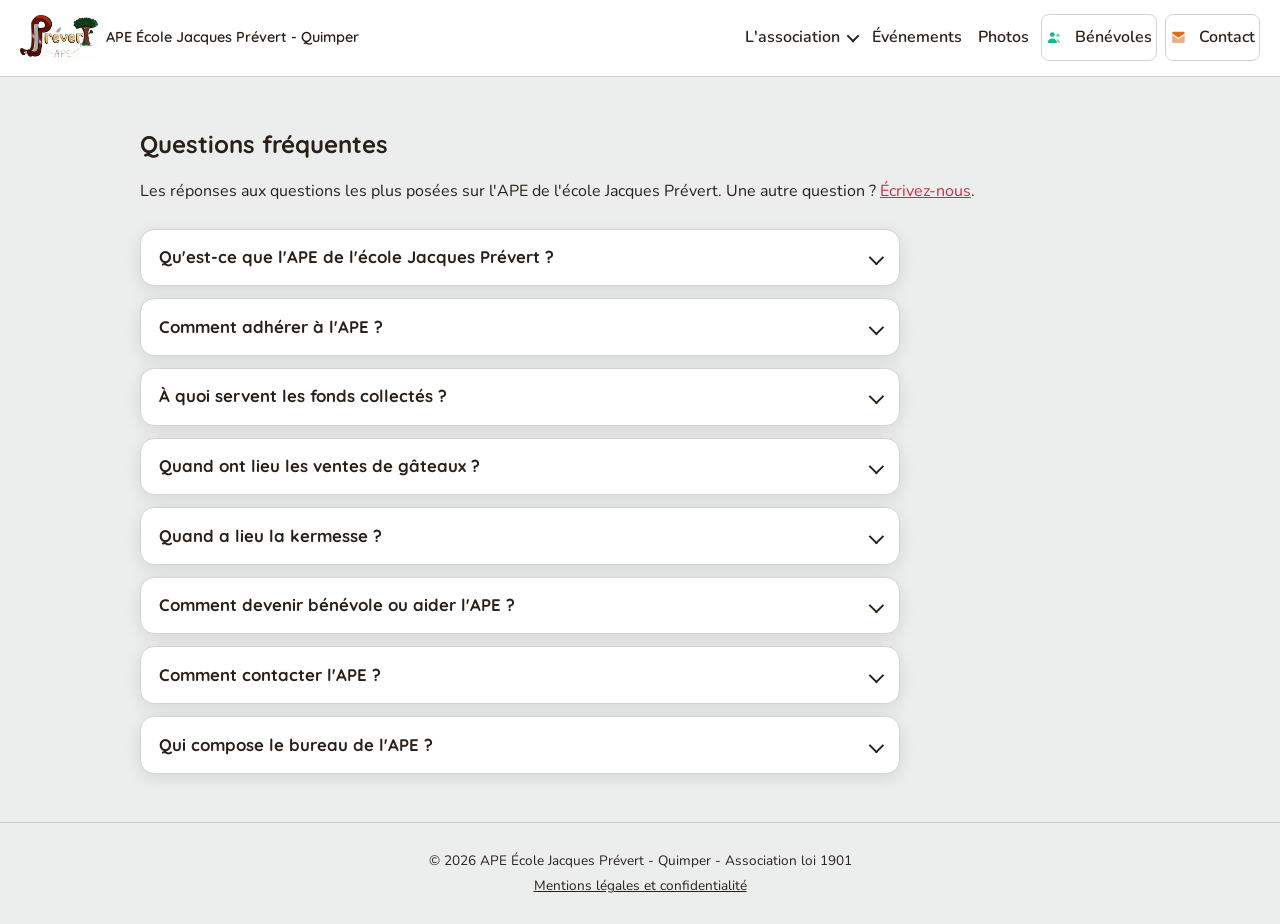
<file: faq.html>
<!DOCTYPE html>
<html lang="fr">
<head>
<meta charset="UTF-8">
<meta name="viewport" content="width=device-width, initial-scale=1.0">
<title>Questions fréquentes - APE École Jacques Prévert Quimper</title>
<meta name="description" content="Réponses aux questions sur l'APE de l'école Jacques Prévert à Quimper : adhésion, ventes de gâteaux, kermesse, bénévolat, contact.">
<link rel="canonical" href="https://ape-jacquesprevert.fr/faq.html">
<meta property="og:type" content="website">
<meta property="og:locale" content="fr_FR">
<meta property="og:site_name" content="APE École Jacques Prévert">
<meta property="og:title" content="Questions fréquentes - APE École Jacques Prévert Quimper">
<meta property="og:description" content="Réponses aux questions sur l'APE de l'école Jacques Prévert à Quimper : adhésion, ventes de gâteaux, kermesse, bénévolat, contact.">
<meta property="og:url" content="https://ape-jacquesprevert.fr/faq.html">
<meta property="og:image" content="https://ape-jacquesprevert.fr/images/og-image.jpg">
<meta property="og:image:type" content="image/jpeg">
<meta property="og:image:width" content="1200">
<meta property="og:image:height" content="630">
<meta property="og:image:alt" content="APE École Jacques Prévert, association des parents d'élèves à Quimper">
<meta name="twitter:card" content="summary_large_image">
<meta name="twitter:image" content="https://ape-jacquesprevert.fr/images/og-image.jpg">
<script type="application/ld+json">
{
  "@context": "https://schema.org",
  "@graph": [
    {
      "@type": "FAQPage",
      "@id": "https://ape-jacquesprevert.fr/faq.html#faq",
      "mainEntity": [
        {
          "@type": "Question",
          "name": "Qu'est-ce que l'APE de l'école Jacques Prévert ?",
          "acceptedAnswer": {
            "@type": "Answer",
            "text": "L'APE est l'Association des Parents d'Élèves de l'école Jacques Prévert à Quimper. C'est une association loi 1901, gérée bénévolement par des parents volontaires. Elle accompagne les enseignantes dans le financement des activités du projet pédagogique, renforce le lien entre les familles et assure un dialogue régulier entre le corps éducatif et la mairie de Quimper."
          }
        },
        {
          "@type": "Question",
          "name": "Comment adhérer à l'APE ?",
          "acceptedAnswer": {
            "@type": "Answer",
            "text": "L'adhésion se fait en ligne, en toute sécurité, via la plateforme HelloAsso. La cotisation permet de financer des projets proposés par les enseignantes : sorties scolaires, matériel pédagogique, spectacles."
          }
        },
        {
          "@type": "Question",
          "name": "À quoi servent les fonds collectés ?",
          "acceptedAnswer": {
            "@type": "Answer",
            "text": "Les fonds collectés lors des événements financent chaque année les projets pédagogiques de l'école : sorties théâtre (Très Tôt Théâtre), sorties cinéma (Katorza, Cinéville), sorties pédagogiques et organisation de la kermesse."
          }
        },
        {
          "@type": "Question",
          "name": "Quand ont lieu les ventes de gâteaux ?",
          "acceptedAnswer": {
            "@type": "Answer",
            "text": "Les ventes de gâteaux faits maison ont lieu à la sortie de l'école, de 16h40 à 18h. Prochaines dates : vendredi 11 décembre 2026 (Noël), vendredi 12 février 2027 (Hiver) et jeudi 8 avril 2027 (Pâques)."
          }
        },
        {
          "@type": "Question",
          "name": "Quand a lieu la kermesse ?",
          "acceptedAnswer": {
            "@type": "Answer",
            "text": "La kermesse, fête de fin d'année avec jeux, stands et spectacle préparé par les enfants, est prévue le samedi 19 ou le samedi 26 juin 2027. La date est à confirmer par la mairie."
          }
        },
        {
          "@type": "Question",
          "name": "Comment devenir bénévole ou aider l'APE ?",
          "acceptedAnswer": {
            "@type": "Answer",
            "text": "Écrivez-nous avec le formulaire de contact ou par e-mail à apejacquesprevertquimper@gmail.com. Chaque événement du site propose aussi un bouton « Disponible pour être bénévole ». Les bénévoles disposent d'un espace dédié avec le planning et les procédures."
          }
        },
        {
          "@type": "Question",
          "name": "Comment contacter l'APE ?",
          "acceptedAnswer": {
            "@type": "Answer",
            "text": "Par le formulaire de contact de ce site ou par e-mail à apejacquesprevertquimper@gmail.com. Adresse : École Jacques Prévert, 30 rue Henri Dunant, 29000 Quimper. Nous répondons sous quelques jours."
          }
        },
        {
          "@type": "Question",
          "name": "Qui compose le bureau de l'APE ?",
          "acceptedAnswer": {
            "@type": "Answer",
            "text": "Le bureau est composé de Florian Masseube (président), Aurélie Garnier (trésorière) et Carole Bilski (secrétaire)."
          }
        }
      ]
    },
    {
      "@type": "WebPage",
      "@id": "https://ape-jacquesprevert.fr/faq.html",
      "url": "https://ape-jacquesprevert.fr/faq.html",
      "name": "Questions fréquentes - APE École Jacques Prévert Quimper",
      "inLanguage": "fr",
      "isPartOf": {
        "@id": "https://ape-jacquesprevert.fr/#site"
      },
      "about": {
        "@id": "https://ape-jacquesprevert.fr/#organisation"
      }
    }
  ]
}
</script>
<link rel="icon" type="image/svg+xml" href="favicon.svg">
<link rel="stylesheet" href="style.css">
<link rel="stylesheet" href="print.css" media="print">
</head>
<body>

<svg xmlns="http://www.w3.org/2000/svg" style="display:none" aria-hidden="true">
  <symbol id="icon-users" viewBox="0 0 24 24">
    <circle cx="9" cy="8" r="3.4"/>
    <path d="M2.3 20c0-3.9 3-6.5 6.7-6.5S15.7 16.1 15.7 20H2.3z"/>
    <circle cx="17.2" cy="9" r="2.6" opacity="0.6"/>
    <path d="M15 13.9c2.7.6 4.7 3 4.7 6.1H17" opacity="0.6"/>
  </symbol>

  <symbol id="icon-mail" viewBox="0 0 24 24">
    <path d="M3 6a2 2 0 0 1 2-2h14a2 2 0 0 1 2 2v.4l-9 6.2-9-6.2V6z"/>
    <path d="M3 8.4v9.6a2 2 0 0 0 2 2h14a2 2 0 0 0 2-2V8.4l-9 6.2-9-6.2z" opacity="0.55"/>
  </symbol>
</svg>

<header class="site-header">
  <div class="header-inner">
    <a href="index.html" class="logo">
      <img src="images/logo.png" alt="APE École Jacques Prévert" class="logo-img">
      <span>APE École Jacques Prévert - Quimper</span>
    </a>
    <button class="nav-toggle" id="navToggle" aria-label="Ouvrir le menu" aria-expanded="false">
      <span></span><span></span><span></span>
    </button>
    <nav class="main-nav" id="mainNav">
      <div class="nav-group">
        <button type="button" class="nav-group-toggle" id="navGroupToggle" aria-expanded="false" aria-controls="navAssociation">L'association</button>
        <div class="nav-submenu" id="navAssociation">
          <a href="index.html#qui-sommes-nous">Qui sommes-nous</a>
          <a href="index.html#nos-actions">Nos actions</a>
          <a href="index.html#bureau">Le bureau</a>
          <a href="index.html#documents">Documents</a>
          <a href="faq.html">Questions fréquentes</a>
        </div>
      </div>
      <a href="index.html#evenements">Événements</a>
      <a href="photos.html">Photos</a>
      <a href="benevoles.html" class="nav-cta nav-cta-secondary"><svg class="icon-inline"><use href="#icon-users"></use></svg>Bénévoles</a>
      <a href="index.html#contact" class="nav-cta"><svg class="icon-inline"><use href="#icon-mail"></use></svg>Contact</a>
    </nav>
  </div>
</header>

<main>
  <section class="section faq-page">
    <div class="section-inner">
      <h1>Questions fréquentes</h1>
      <p>Les réponses aux questions les plus posées sur l'APE de l'école Jacques Prévert. Une autre question ?
        <a href="index.html#contact">Écrivez-nous</a>.</p>
      <div class="faq-list">
      <details class="faq-item">
          <summary>Qu'est-ce que l'APE de l'école Jacques Prévert ?</summary>
          <p>L'APE est l'Association des Parents d'Élèves de l'école Jacques Prévert à Quimper. C'est une association loi 1901, gérée bénévolement par des parents volontaires. Elle accompagne les enseignantes dans le financement des activités du projet pédagogique, renforce le lien entre les familles et assure un dialogue régulier entre le corps éducatif et la mairie de Quimper.</p>
        </details>
      <details class="faq-item">
          <summary>Comment adhérer à l'APE ?</summary>
          <p>L'adhésion se fait en ligne, en toute sécurité, via la plateforme <a href="https://www.helloasso.com/associations/ape-jacques-prevert-quimper/adhesions/adhesion-2026-2027" target="_blank" rel="noopener">HelloAsso</a>. La cotisation permet de financer des projets proposés par les enseignantes : sorties scolaires, matériel pédagogique, spectacles.</p>
        </details>
      <details class="faq-item">
          <summary>À quoi servent les fonds collectés ?</summary>
          <p>Les fonds collectés lors des événements financent chaque année les projets pédagogiques de l'école : sorties théâtre (Très Tôt Théâtre), sorties cinéma (Katorza, Cinéville), sorties pédagogiques et organisation de la kermesse.</p>
        </details>
      <details class="faq-item">
          <summary>Quand ont lieu les ventes de gâteaux ?</summary>
          <p>Les ventes de gâteaux faits maison ont lieu à la sortie de l'école, de 16h40 à 18h. Prochaines dates : vendredi 11 décembre 2026 (Noël), vendredi 12 février 2027 (Hiver) et jeudi 8 avril 2027 (Pâques).</p>
        </details>
      <details class="faq-item">
          <summary>Quand a lieu la kermesse ?</summary>
          <p>La kermesse, fête de fin d'année avec jeux, stands et spectacle préparé par les enfants, est prévue le samedi 19 ou le samedi 26 juin 2027. La date est à confirmer par la mairie.</p>
        </details>
      <details class="faq-item">
          <summary>Comment devenir bénévole ou aider l'APE ?</summary>
          <p>Écrivez-nous avec le <a href="#contact">formulaire de contact</a> ou par e-mail à <a href="mailto:apejacquesprevertquimper@gmail.com">apejacquesprevertquimper@gmail.com</a>. Chaque événement du site propose aussi un bouton « Disponible pour être bénévole ». Les bénévoles disposent d'un espace dédié avec le planning et les procédures.</p>
        </details>
      <details class="faq-item">
          <summary>Comment contacter l'APE ?</summary>
          <p>Par le <a href="#contact">formulaire de contact</a> de ce site ou par e-mail à <a href="mailto:apejacquesprevertquimper@gmail.com">apejacquesprevertquimper@gmail.com</a>. Adresse : École Jacques Prévert, 30 rue Henri Dunant, 29000 Quimper. Nous répondons sous quelques jours.</p>
        </details>
      <details class="faq-item">
          <summary>Qui compose le bureau de l'APE ?</summary>
          <p>Le bureau est composé de Florian Masseube (président), Aurélie Garnier (trésorière) et Carole Bilski (secrétaire).</p>
        </details>
      </div>
    </div>
  </section>
</main>

<footer class="site-footer">
  <p>© 2026 APE École Jacques Prévert - Quimper - Association loi 1901</p>
  <p><a href="mentions-legales.html">Mentions légales et confidentialité</a></p>
</footer>

<script src="script.js"></script>
</body>
</html>
</file>
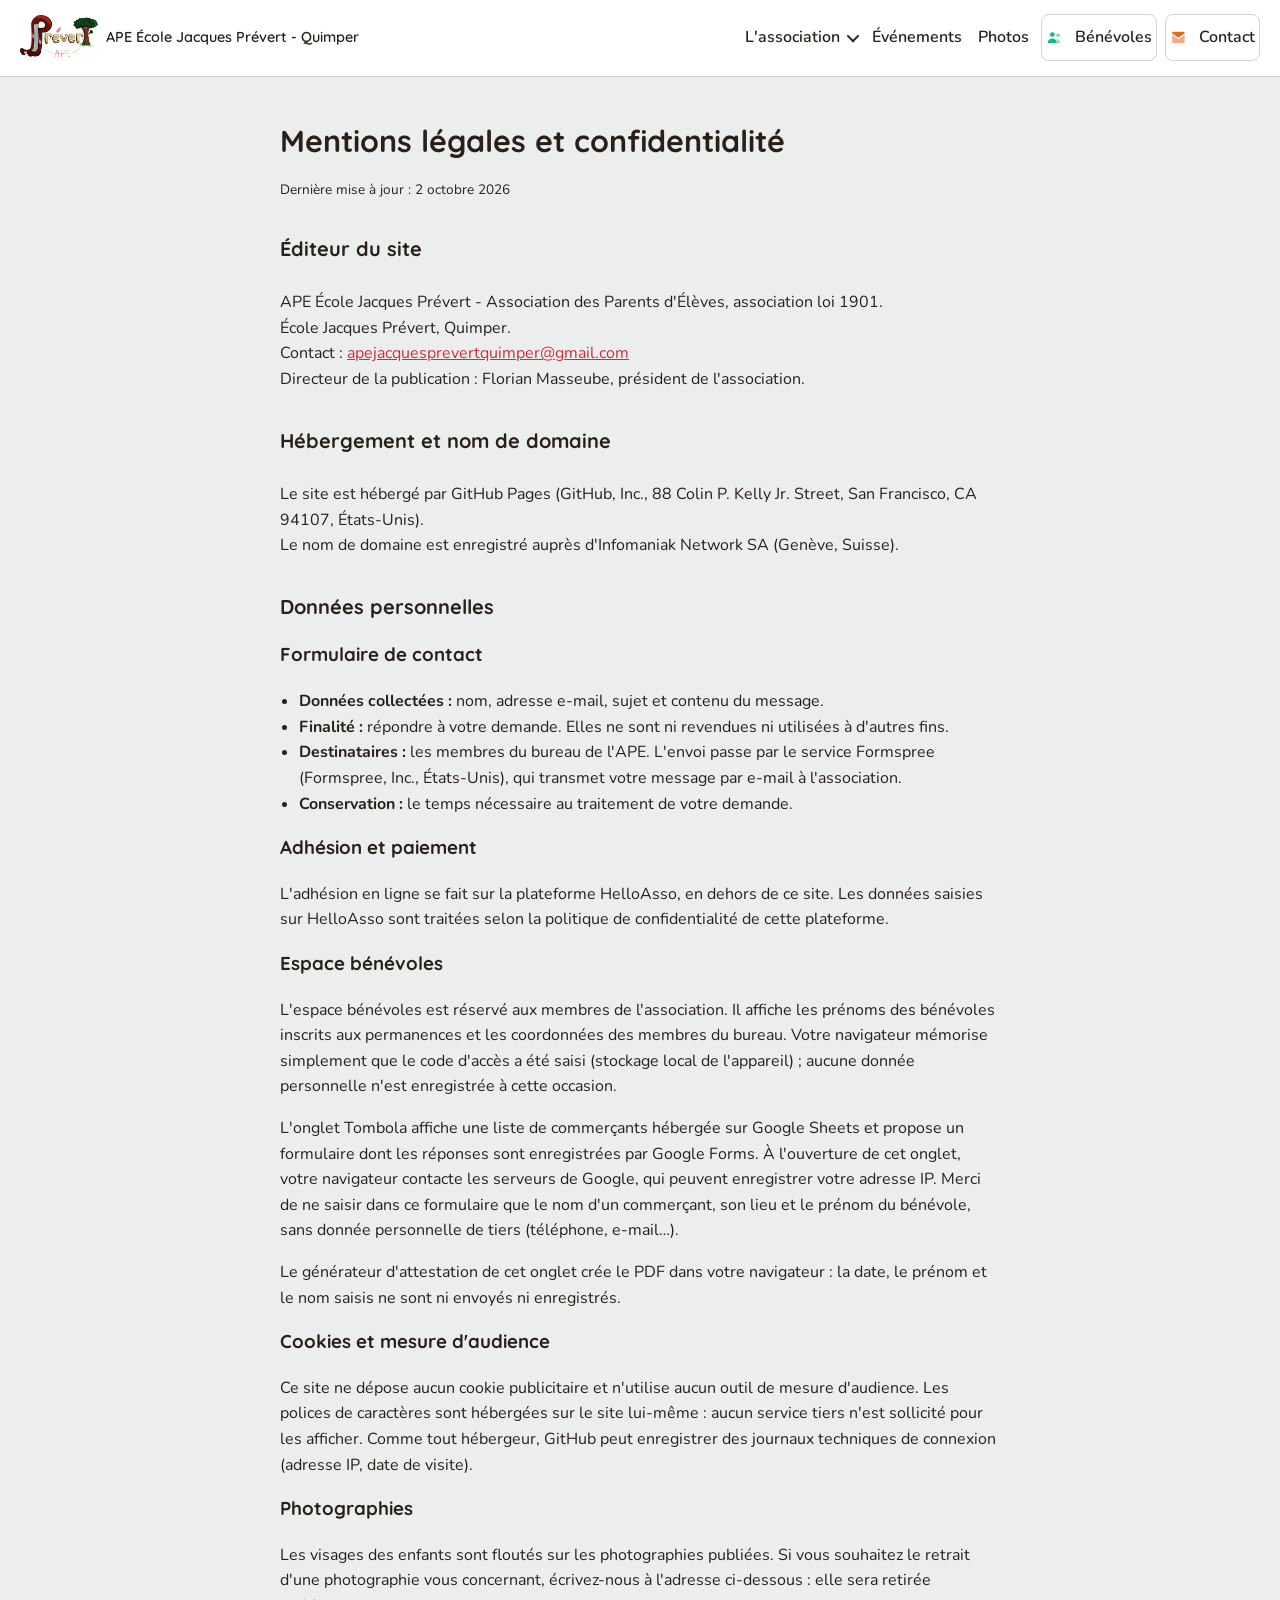
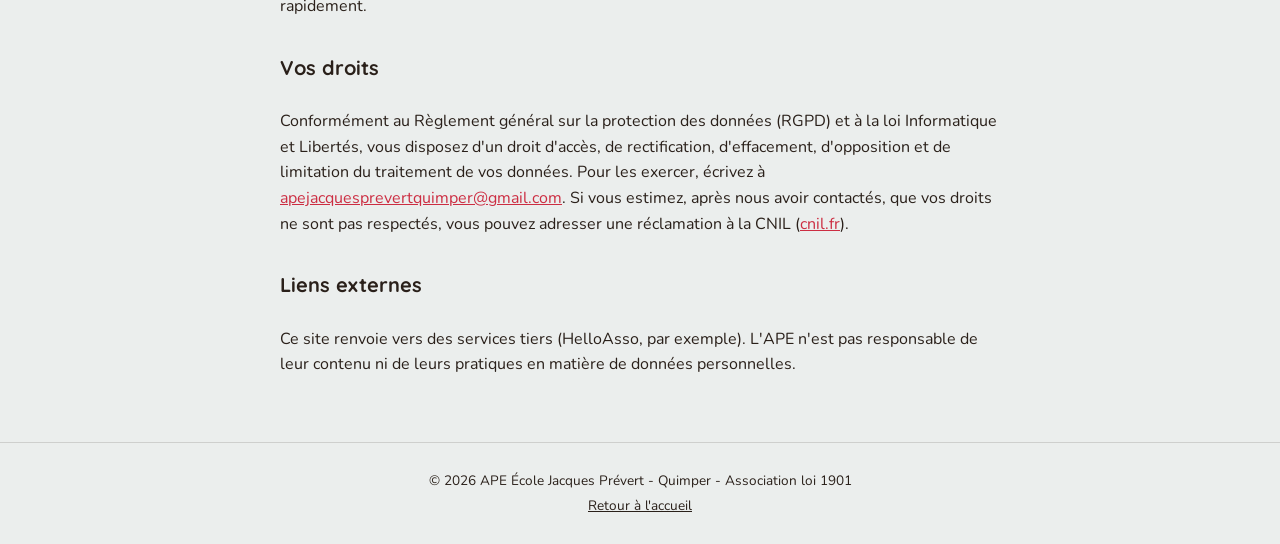
<file: mentions-legales.html>
<!DOCTYPE html>
<html lang="fr">
<head>
<meta charset="UTF-8">
<meta name="viewport" content="width=device-width, initial-scale=1.0">
<title>Mentions légales et confidentialité - APE École Jacques Prévert</title>
<meta name="description" content="Mentions légales et politique de confidentialité du site de l'APE École Jacques Prévert à Quimper.">
<link rel="canonical" href="https://ape-jacquesprevert.fr/mentions-legales.html">
<link rel="icon" type="image/svg+xml" href="favicon.svg">
<link rel="stylesheet" href="style.css">
<link rel="stylesheet" href="print.css" media="print">
</head>
<body>

<svg xmlns="http://www.w3.org/2000/svg" style="display:none" aria-hidden="true">
  <symbol id="icon-users" viewBox="0 0 24 24">
    <circle cx="9" cy="8" r="3.4"/>
    <path d="M2.3 20c0-3.9 3-6.5 6.7-6.5S15.7 16.1 15.7 20H2.3z"/>
    <circle cx="17.2" cy="9" r="2.6" opacity="0.6"/>
    <path d="M15 13.9c2.7.6 4.7 3 4.7 6.1H17" opacity="0.6"/>
  </symbol>

  <symbol id="icon-mail" viewBox="0 0 24 24">
    <path d="M3 6a2 2 0 0 1 2-2h14a2 2 0 0 1 2 2v.4l-9 6.2-9-6.2V6z"/>
    <path d="M3 8.4v9.6a2 2 0 0 0 2 2h14a2 2 0 0 0 2-2V8.4l-9 6.2-9-6.2z" opacity="0.55"/>
  </symbol>
</svg>

<header class="site-header">
  <div class="header-inner">
    <a href="index.html" class="logo">
      <img src="images/logo.png" alt="APE École Jacques Prévert" class="logo-img">
      <span>APE École Jacques Prévert - Quimper</span>
    </a>
    <button class="nav-toggle" id="navToggle" aria-label="Ouvrir le menu" aria-expanded="false">
      <span></span><span></span><span></span>
    </button>
    <nav class="main-nav" id="mainNav">
      <div class="nav-group">
        <button type="button" class="nav-group-toggle" id="navGroupToggle" aria-expanded="false" aria-controls="navAssociation">L'association</button>
        <div class="nav-submenu" id="navAssociation">
          <a href="index.html#qui-sommes-nous">Qui sommes-nous</a>
          <a href="index.html#nos-actions">Nos actions</a>
          <a href="index.html#bureau">Le bureau</a>
          <a href="index.html#documents">Documents</a>
          <a href="faq.html">Questions fréquentes</a>
        </div>
      </div>
      <a href="index.html#evenements">Événements</a>
      <a href="photos.html">Photos</a>
      <a href="benevoles.html" class="nav-cta nav-cta-secondary"><svg class="icon-inline"><use href="#icon-users"></use></svg>Bénévoles</a>
      <a href="index.html#contact" class="nav-cta"><svg class="icon-inline"><use href="#icon-mail"></use></svg>Contact</a>
    </nav>
  </div>
</header>

<main>
  <article class="legal">
    <h1>Mentions légales et confidentialité</h1>
    <p class="legal-updated">Dernière mise à jour : 2 octobre 2026</p>

    <h2 id="editeur">Éditeur du site</h2>
    <p>
      APE École Jacques Prévert - Association des Parents d'Élèves, association loi 1901.<br>
      École Jacques Prévert, Quimper.<br>
      Contact : <a href="mailto:apejacquesprevertquimper@gmail.com">apejacquesprevertquimper@gmail.com</a><br>
      Directeur de la publication : Florian Masseube, président de l'association.
    </p>

    <h2 id="hebergement">Hébergement et nom de domaine</h2>
    <p>
      Le site est hébergé par GitHub Pages (GitHub, Inc., 88 Colin P. Kelly Jr. Street, San Francisco, CA 94107, États-Unis).<br>
      Le nom de domaine est enregistré auprès d'Infomaniak Network SA (Genève, Suisse).
    </p>

    <h2 id="donnees">Données personnelles</h2>

    <h3>Formulaire de contact</h3>
    <ul>
      <li><strong>Données collectées :</strong> nom, adresse e-mail, sujet et contenu du message.</li>
      <li><strong>Finalité :</strong> répondre à votre demande. Elles ne sont ni revendues ni utilisées à d'autres fins.</li>
      <li><strong>Destinataires :</strong> les membres du bureau de l'APE. L'envoi passe par le service Formspree (Formspree, Inc., États-Unis), qui transmet votre message par e-mail à l'association.</li>
      <li><strong>Conservation :</strong> le temps nécessaire au traitement de votre demande.</li>
    </ul>

    <h3>Adhésion et paiement</h3>
    <p>
      L'adhésion en ligne se fait sur la plateforme HelloAsso, en dehors de ce site. Les données saisies
      sur HelloAsso sont traitées selon la politique de confidentialité de cette plateforme.
    </p>

    <h3>Espace bénévoles</h3>
    <p>
      L'espace bénévoles est réservé aux membres de l'association. Il affiche les prénoms des bénévoles
      inscrits aux permanences et les coordonnées des membres du bureau. Votre navigateur mémorise
      simplement que le code d'accès a été saisi (stockage local de l'appareil) ; aucune donnée personnelle
      n'est enregistrée à cette occasion.
    </p>
    <p>
      L'onglet Tombola affiche une liste de commerçants hébergée sur Google Sheets et propose
      un formulaire dont les réponses sont enregistrées par Google Forms. À l'ouverture de cet onglet, votre navigateur contacte les
      serveurs de Google, qui peuvent enregistrer votre adresse IP. Merci de ne saisir dans ce formulaire que
      le nom d'un commerçant, son lieu et le prénom du bénévole, sans donnée personnelle de tiers (téléphone, e-mail…).
    </p>
    <p>
      Le générateur d'attestation de cet onglet crée le PDF dans votre navigateur : la date, le prénom
      et le nom saisis ne sont ni envoyés ni enregistrés.
    </p>

    <h3>Cookies et mesure d'audience</h3>
    <p>
      Ce site ne dépose aucun cookie publicitaire et n'utilise aucun outil de mesure d'audience.
      Les polices de caractères sont hébergées sur le site lui-même : aucun service tiers n'est
      sollicité pour les afficher. Comme tout hébergeur, GitHub peut enregistrer des journaux
      techniques de connexion (adresse IP, date de visite).
    </p>

    <h3>Photographies</h3>
    <p>
      Les visages des enfants sont floutés sur les photographies publiées. Si vous souhaitez le retrait
      d'une photographie vous concernant, écrivez-nous à l'adresse ci-dessous : elle sera retirée rapidement.
    </p>

    <h2 id="droits">Vos droits</h2>
    <p>
      Conformément au Règlement général sur la protection des données (RGPD) et à la loi Informatique et
      Libertés, vous disposez d'un droit d'accès, de rectification, d'effacement, d'opposition et de
      limitation du traitement de vos données. Pour les exercer, écrivez à
      <a href="mailto:apejacquesprevertquimper@gmail.com">apejacquesprevertquimper@gmail.com</a>.
      Si vous estimez, après nous avoir contactés, que vos droits ne sont pas respectés, vous pouvez
      adresser une réclamation à la CNIL (<a href="https://www.cnil.fr" target="_blank" rel="noopener">cnil.fr</a>).
    </p>

    <h2 id="liens">Liens externes</h2>
    <p>
      Ce site renvoie vers des services tiers (HelloAsso, par exemple). L'APE n'est pas
      responsable de leur contenu ni de leurs pratiques en matière de données personnelles.
    </p>
  </article>
</main>

<footer class="site-footer">
  <p>© 2026 APE École Jacques Prévert - Quimper - Association loi 1901</p>
  <p><a href="index.html">Retour à l'accueil</a></p>
</footer>

<script src="script.js"></script>
</body>
</html>
</file>
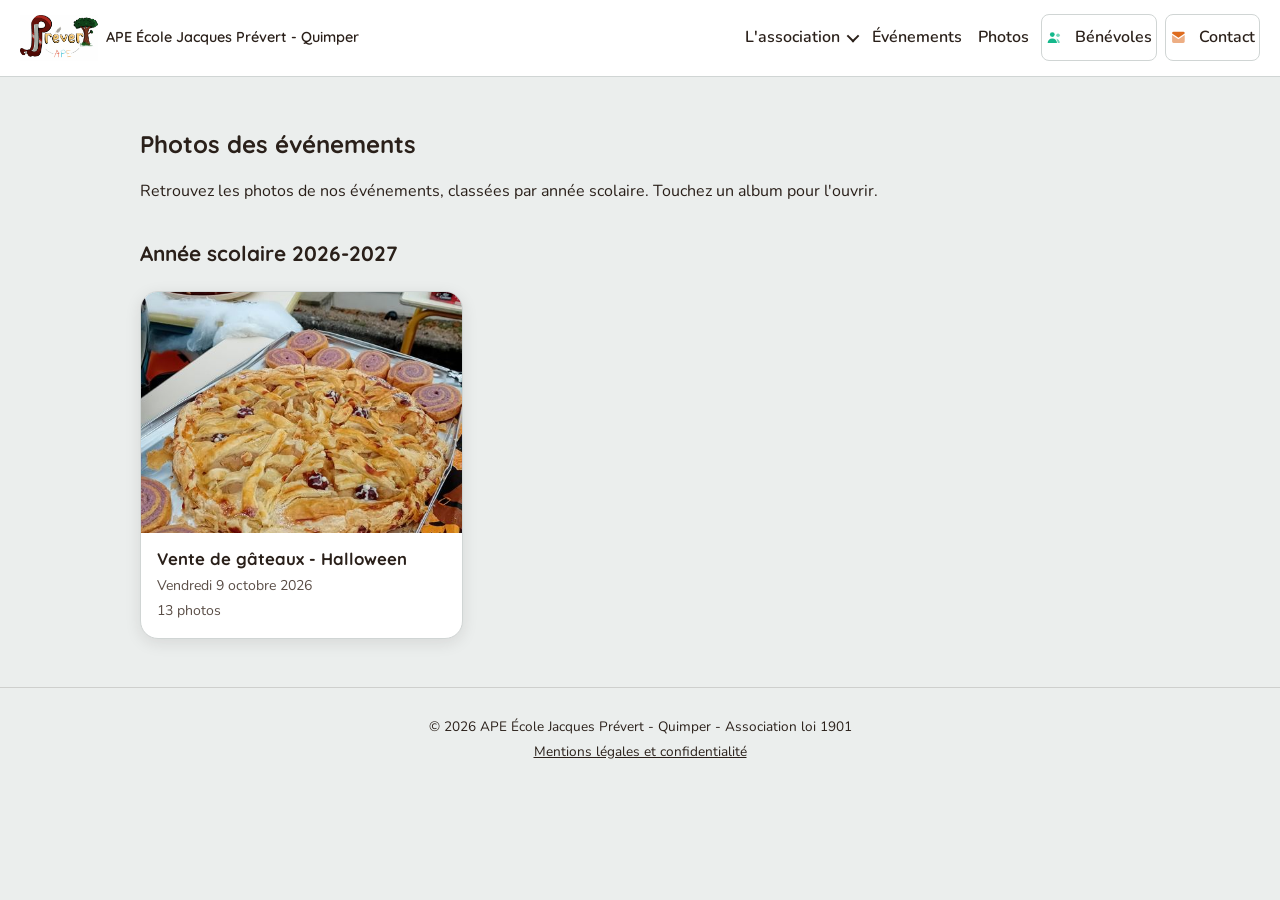
<file: photos.html>
<!DOCTYPE html>
<html lang="fr">
<head>
<meta charset="UTF-8">
<meta name="viewport" content="width=device-width, initial-scale=1.0">
<title>Photos des événements - APE École Jacques Prévert Quimper</title>
<meta name="description" content="Les photos des événements de l'APE de l'école Jacques Prévert à Quimper : ventes de gâteaux, kermesse et autres moments.">
<link rel="canonical" href="https://ape-jacquesprevert.fr/photos.html">
<meta property="og:type" content="website">
<meta property="og:locale" content="fr_FR">
<meta property="og:site_name" content="APE École Jacques Prévert">
<meta property="og:title" content="Photos des événements - APE École Jacques Prévert Quimper">
<meta property="og:description" content="Les photos des événements de l'APE de l'école Jacques Prévert à Quimper : ventes de gâteaux, kermesse et autres moments.">
<meta property="og:url" content="https://ape-jacquesprevert.fr/photos.html">
<meta property="og:image" content="https://ape-jacquesprevert.fr/images/og-image.jpg">
<meta property="og:image:type" content="image/jpeg">
<meta property="og:image:width" content="1200">
<meta property="og:image:height" content="630">
<meta property="og:image:alt" content="APE École Jacques Prévert, association des parents d'élèves à Quimper">
<meta name="twitter:card" content="summary_large_image">
<meta name="twitter:image" content="https://ape-jacquesprevert.fr/images/og-image.jpg">
<link rel="icon" type="image/svg+xml" href="favicon.svg">
<link rel="stylesheet" href="style.css">
<link rel="stylesheet" href="photos.css">
<link rel="stylesheet" href="print.css" media="print">
</head>
<body>

<svg xmlns="http://www.w3.org/2000/svg" style="display:none" aria-hidden="true">
  <symbol id="icon-users" viewBox="0 0 24 24">
    <circle cx="9" cy="8" r="3.4"/>
    <path d="M2.3 20c0-3.9 3-6.5 6.7-6.5S15.7 16.1 15.7 20H2.3z"/>
    <circle cx="17.2" cy="9" r="2.6" opacity="0.6"/>
    <path d="M15 13.9c2.7.6 4.7 3 4.7 6.1H17" opacity="0.6"/>
  </symbol>

  <symbol id="icon-download" viewBox="0 0 24 24">
    <path d="M12 3a1 1 0 0 1 1 1v8.6l2.8-2.8a1 1 0 1 1 1.4 1.4l-4.5 4.5a1 1 0 0 1-1.4 0l-4.5-4.5a1 1 0 1 1 1.4-1.4l2.8 2.8V4a1 1 0 0 1 1-1z"/>
    <path d="M4 17a1 1 0 0 1 1 1v1h14v-1a1 1 0 1 1 2 0v1a2 2 0 0 1-2 2H5a2 2 0 0 1-2-2v-1a1 1 0 0 1 1-1z"/>
  </symbol>

  <symbol id="icon-mail" viewBox="0 0 24 24">
    <path d="M3 6a2 2 0 0 1 2-2h14a2 2 0 0 1 2 2v.4l-9 6.2-9-6.2V6z"/>
    <path d="M3 8.4v9.6a2 2 0 0 0 2 2h14a2 2 0 0 0 2-2V8.4l-9 6.2-9-6.2z" opacity="0.55"/>
  </symbol>
</svg>

<header class="site-header">
  <div class="header-inner">
    <a href="index.html" class="logo">
      <img src="images/logo.png" alt="APE École Jacques Prévert" class="logo-img">
      <span>APE École Jacques Prévert - Quimper</span>
    </a>
    <button class="nav-toggle" id="navToggle" aria-label="Ouvrir le menu" aria-expanded="false">
      <span></span><span></span><span></span>
    </button>
    <nav class="main-nav" id="mainNav">
      <div class="nav-group">
        <button type="button" class="nav-group-toggle" id="navGroupToggle" aria-expanded="false" aria-controls="navAssociation">L'association</button>
        <div class="nav-submenu" id="navAssociation">
          <a href="index.html#qui-sommes-nous">Qui sommes-nous</a>
          <a href="index.html#nos-actions">Nos actions</a>
          <a href="index.html#bureau">Le bureau</a>
          <a href="index.html#documents">Documents</a>
          <a href="faq.html">Questions fréquentes</a>
        </div>
      </div>
      <a href="index.html#evenements">Événements</a>
      <a href="photos.html">Photos</a>
      <a href="benevoles.html" class="nav-cta nav-cta-secondary"><svg class="icon-inline"><use href="#icon-users"></use></svg>Bénévoles</a>
      <a href="index.html#contact" class="nav-cta"><svg class="icon-inline"><use href="#icon-mail"></use></svg>Contact</a>
    </nav>
  </div>
</header>

<main>
  <section class="section photos-page">
    <div class="section-inner">
      <h1>Photos des événements</h1>
      <p>Retrouvez les photos de nos événements, classées par année scolaire. Touchez un album pour l'ouvrir.</p>

      <div id="albums-index">
        <h2>Année scolaire 2026-2027</h2>
        <div class="album-grid">
          <a class="album-card" href="#halloween-2026">
            <img src="photos/2026-2027/halloween-2026/thumbs/halloween-2026-04.jpg" alt="" width="480" height="480" loading="lazy">
            <span class="album-card-body"><strong>Vente de gâteaux - Halloween</strong><span>Vendredi 9 octobre 2026</span><span>13 photos</span></span>
          </a>
        </div>
      </div>

      <article class="album" id="halloween-2026">
        <a class="album-back" href="#">← Tous les albums</a>
        <h2>Vente de gâteaux - Halloween</h2>
        <p class="album-meta">Vendredi 9 octobre 2026 - 13 photos</p>
        <p class="album-download"><a class="btn btn-secondary" href="photos/2026-2027/halloween-2026/ape-jacques-prevert-halloween-2026.zip" download><svg class="icon-inline" aria-hidden="true"><use href="#icon-download"></use></svg>Télécharger les 13 photos (ZIP, 3,7 Mo)</a></p>
        <div class="photo-grid">
          <a class="photo-link" href="photos/2026-2027/halloween-2026/halloween-2026-01.jpg" data-caption="Vue d&#x27;ensemble de la table de gâteaux de la vente d&#x27;Halloween"><img src="photos/2026-2027/halloween-2026/thumbs/halloween-2026-01.jpg" alt="Vue d&#x27;ensemble de la table de gâteaux de la vente d&#x27;Halloween" width="480" height="480" loading="lazy"></a>
          <a class="photo-link" href="photos/2026-2027/halloween-2026/halloween-2026-02.jpg" data-caption="La table de gâteaux vue de côté, décorée de ballons orange et noirs"><img src="photos/2026-2027/halloween-2026/thumbs/halloween-2026-02.jpg" alt="La table de gâteaux vue de côté, décorée de ballons orange et noirs" width="480" height="480" loading="lazy"></a>
          <a class="photo-link" href="photos/2026-2027/halloween-2026/halloween-2026-03.jpg" data-caption="Les bénévoles autour des tables à la sortie de l&#x27;école"><img src="photos/2026-2027/halloween-2026/thumbs/halloween-2026-03.jpg" alt="Les bénévoles autour des tables à la sortie de l&#x27;école" width="480" height="480" loading="lazy"></a>
          <a class="photo-link" href="photos/2026-2027/halloween-2026/halloween-2026-04.jpg" data-caption="Grande tourte aux pommes entourée de roulés"><img src="photos/2026-2027/halloween-2026/thumbs/halloween-2026-04.jpg" alt="Grande tourte aux pommes entourée de roulés" width="480" height="480" loading="lazy"></a>
          <a class="photo-link" href="photos/2026-2027/halloween-2026/halloween-2026-05.jpg" data-caption="Tourte et roulés sur un plateau, avec un chat sorcier en décoration"><img src="photos/2026-2027/halloween-2026/thumbs/halloween-2026-05.jpg" alt="Tourte et roulés sur un plateau, avec un chat sorcier en décoration" width="480" height="480" loading="lazy"></a>
          <a class="photo-link" href="photos/2026-2027/halloween-2026/halloween-2026-06.jpg" data-caption="Chat sorcier posé sur des citrouilles, à côté d&#x27;une couronne briochée"><img src="photos/2026-2027/halloween-2026/thumbs/halloween-2026-06.jpg" alt="Chat sorcier posé sur des citrouilles, à côté d&#x27;une couronne briochée" width="480" height="480" loading="lazy"></a>
          <a class="photo-link" href="photos/2026-2027/halloween-2026/halloween-2026-07.jpg" data-caption="Chat sorcier sur des citrouilles et petits gâteaux"><img src="photos/2026-2027/halloween-2026/thumbs/halloween-2026-07.jpg" alt="Chat sorcier sur des citrouilles et petits gâteaux" width="480" height="480" loading="lazy"></a>
          <a class="photo-link" href="photos/2026-2027/halloween-2026/halloween-2026-08.jpg" data-caption="Gâteau décoré et lutin sorcier sur une nappe de sorcière"><img src="photos/2026-2027/halloween-2026/thumbs/halloween-2026-08.jpg" alt="Gâteau décoré et lutin sorcier sur une nappe de sorcière" width="480" height="480" loading="lazy"></a>
          <a class="photo-link" href="photos/2026-2027/halloween-2026/halloween-2026-09.jpg" data-caption="Lutin sorcier, gâteau décoré et gâteau au chocolat"><img src="photos/2026-2027/halloween-2026/thumbs/halloween-2026-09.jpg" alt="Lutin sorcier, gâteau décoré et gâteau au chocolat" width="480" height="480" loading="lazy"></a>
          <a class="photo-link" href="photos/2026-2027/halloween-2026/halloween-2026-10.jpg" data-caption="Biscuits décorés en araignées sur un plateau en bois"><img src="photos/2026-2027/halloween-2026/thumbs/halloween-2026-10.jpg" alt="Biscuits décorés en araignées sur un plateau en bois" width="480" height="480" loading="lazy"></a>
          <a class="photo-link" href="photos/2026-2027/halloween-2026/halloween-2026-11.jpg" data-caption="Biscuits araignées et gâteau au chocolat sur la table"><img src="photos/2026-2027/halloween-2026/thumbs/halloween-2026-11.jpg" alt="Biscuits araignées et gâteau au chocolat sur la table" width="480" height="480" loading="lazy"></a>
          <a class="photo-link" href="photos/2026-2027/halloween-2026/halloween-2026-12.jpg" data-caption="Quatre-quart, gâteaux et toiles d&#x27;araignée sur la table"><img src="photos/2026-2027/halloween-2026/thumbs/halloween-2026-12.jpg" alt="Quatre-quart, gâteaux et toiles d&#x27;araignée sur la table" width="480" height="480" loading="lazy"></a>
          <a class="photo-link" href="photos/2026-2027/halloween-2026/halloween-2026-13.jpg" data-caption="Ballon citrouille orange sur la table du stand"><img src="photos/2026-2027/halloween-2026/thumbs/halloween-2026-13.jpg" alt="Ballon citrouille orange sur la table du stand" width="480" height="480" loading="lazy"></a>
        </div>
      </article>
    </div>
  </section>
</main>

<dialog id="lightbox" aria-label="Photo en grand">
  <button type="button" class="lb-close" aria-label="Fermer">×</button>
  <button type="button" class="lb-nav lb-prev" aria-label="Photo précédente">‹</button>
  <figure>
    <img id="lbImage" alt="">
    <figcaption id="lbCaption"></figcaption>
  </figure>
  <button type="button" class="lb-nav lb-next" aria-label="Photo suivante">›</button>
</dialog>

<footer class="site-footer">
  <p>© 2026 APE École Jacques Prévert - Quimper - Association loi 1901</p>
  <p><a href="mentions-legales.html">Mentions légales et confidentialité</a></p>
</footer>

<script src="script.js"></script>
<script src="photos.js"></script>
</body>
</html>
</file>
<file: style.css>
/* =========================================================
   APE École — feuille de style
   Charte graphique :
   - gris  #C1C7C6 : fond de page
   - vert  #14B88B : bandeaux et encarts (texte taupe dessus)
   - taupe #2A201A : titres et textes
   - orange #DE6C1F : actions (boutons, pastilles)
   - rouge #CC2D42 : accents, survols, liens
   ========================================================= */

/* Polices hébergées sur le site (Quicksand et Nunito, licence SIL OFL) : aucun appel à Google */
@font-face {
  font-family: 'Quicksand';
  font-style: normal;
  font-weight: 500 700;
  font-display: swap;
  src: url('fonts/quicksand-latin.woff2') format('woff2');
  unicode-range: U+0000-00FF, U+0131, U+0152-0153, U+02BB-02BC, U+02C6, U+02DA, U+02DC, U+0304, U+0308, U+0329, U+2000-206F, U+20AC, U+2122, U+2191, U+2193, U+2212, U+2215, U+FEFF, U+FFFD;
}

@font-face {
  font-family: 'Nunito';
  font-style: normal;
  font-weight: 400 700;
  font-display: swap;
  src: url('fonts/nunito-latin.woff2') format('woff2');
  unicode-range: U+0000-00FF, U+0131, U+0152-0153, U+02BB-02BC, U+02C6, U+02DA, U+02DC, U+0304, U+0308, U+0329, U+2000-206F, U+20AC, U+2122, U+2191, U+2193, U+2212, U+2215, U+FEFF, U+FFFD;
}

:root {
  --color-gray: #C1C7C6;
  --color-green: #14B88B;
  --color-taupe: #2A201A;
  --color-orange: #DE6C1F;
  --color-red: #CC2D42;

  --color-orange-light: #EC8F4F;
  --color-green-light: #43D3AA;
  --color-red-light: #DD5A6C;
  --color-taupe-light: #4B3E36;

  --color-bg: #EBEEED; /* gris de la charte éclairci pour le fond de page */
  --color-bg-alt: var(--color-green);
  --color-card: #ffffff;
  --color-tint: #EEF0F0;
  --color-tint-strong: #E1E5E4;
  --color-text: var(--color-taupe);
  --color-text-light: #5A4E47;
  --color-border: #D0D5D4;

  --shadow-soft: 0 4px 16px rgba(42, 32, 26, 0.10);
  --shadow-pop: 0 8px 20px rgba(42, 32, 26, 0.18);
  --radius: 18px;
  --font-heading: 'Quicksand', sans-serif;
  --font-body: 'Nunito', sans-serif;
}

* {
  box-sizing: border-box;
}

html {
  scroll-behavior: smooth;
}

body {
  margin: 0;
  font-family: var(--font-body);
  color: var(--color-text);
  background: var(--color-bg);
  line-height: 1.6;
}

h1, h2, h3 {
  font-family: var(--font-heading);
  color: var(--color-text);
  margin-top: 0;
}

h2 {
  position: relative;
  font-size: 1.8rem;
  margin-bottom: 1.75rem;
  text-align: center;
  padding-bottom: 0.6rem;
}

h2::after {
  content: '';
  position: absolute;
  bottom: 0;
  left: 50%;
  transform: translateX(-50%);
  width: 56px;
  height: 5px;
  border-radius: 999px;
  background: linear-gradient(90deg, var(--color-orange), var(--color-red));
}

a {
  color: var(--color-red);
}

/* ---------- Header ---------- */

.site-header {
  position: sticky;
  top: 0;
  z-index: 100;
  background: var(--color-card);
  border-bottom: 1px solid var(--color-border);
}

.header-inner {
  max-width: 1300px;
  margin: 0 auto;
  padding: 0.9rem 1.25rem;
  display: flex;
  align-items: center;
  justify-content: space-between;
  flex-wrap: wrap;
  row-gap: 0.5rem;
}

.logo {
  display: inline-flex;
  align-items: center;
  gap: 0.5rem;
  font-family: var(--font-heading);
  font-weight: 700;
  font-size: 1.15rem;
  text-decoration: none;
  color: var(--color-red);
}

.logo-img {
  display: block;
  height: 46px;
  width: auto;
}

.logo-icon {
  width: 30px;
  height: 30px;
  flex-shrink: 0;
  animation: logo-spin 50s linear infinite;
}

@keyframes logo-spin {
  from { transform: rotate(0deg); }
  to { transform: rotate(360deg); }
}

@media (prefers-reduced-motion: reduce) {
  .logo-icon {
    animation: none;
  }
}

.logo span {
  color: var(--color-text);
  font-weight: 600;
  font-size: 0.7rem;
  line-height: 1.2;
  white-space: normal;
}

@media (min-width: 480px) {
  .logo span {
    font-size: 0.9rem;
    white-space: nowrap;
  }
}

.nav-toggle {
  display: flex;
  flex-direction: column;
  justify-content: space-between;
  box-sizing: border-box;
  width: 44px;
  height: 44px;
  background: none;
  border: none;
  cursor: pointer;
  padding: 12px 9px;
}

.nav-toggle span {
  display: block;
  height: 3px;
  width: 100%;
  background: var(--color-text);
  border-radius: 2px;
}

.main-nav {
  display: none;
  flex-direction: column;
  gap: 0.25rem;
  position: absolute;
  top: 100%;
  left: 0;
  right: 0;
  background: var(--color-card);
  border-bottom: 1px solid var(--color-border);
  padding: 0.5rem 1.25rem 1rem;
  box-shadow: var(--shadow-soft);
}

.main-nav.open {
  display: flex;
}

.main-nav a {
  text-decoration: none;
  color: var(--color-text);
  font-weight: 600;
  padding: 0.6rem 0.25rem;
  border-radius: 8px;
}

.main-nav a:hover {
  color: var(--color-red);
}

.nav-group {
  position: relative;
}

.nav-group-toggle {
  display: flex;
  align-items: center;
  gap: 0.45rem;
  width: 100%;
  padding: 0.6rem 0.25rem;
  border: none;
  border-radius: 8px;
  background: none;
  font: inherit;
  font-weight: 600;
  color: var(--color-text);
  cursor: pointer;
}

.nav-group-toggle::after {
  content: "";
  width: 0.45rem;
  height: 0.45rem;
  border-right: 2px solid currentColor;
  border-bottom: 2px solid currentColor;
  transform: rotate(45deg) translateY(-2px);
  transition: transform 0.2s ease;
}

.nav-group-toggle[aria-expanded="true"]::after {
  transform: rotate(-135deg) translateY(-2px);
}

.nav-group-toggle:hover {
  color: var(--color-red);
}

.nav-submenu {
  display: none;
  flex-direction: column;
  margin: 0 0 0.25rem 0.25rem;
  padding-left: 0.75rem;
  border-left: 3px solid var(--color-border);
}

.nav-group.open .nav-submenu {
  display: flex;
}

.nav-cta {
  display: inline-flex;
  align-items: center;
  justify-content: center;
  gap: 0.4rem;
  background: var(--color-card);
  color: var(--color-text) !important;
  border: 1.5px solid var(--color-border);
  text-align: center;
  margin-top: 0.25rem;
  transition: transform 0.15s ease, box-shadow 0.15s ease, background 0.15s ease, border-color 0.15s ease;
}

.nav-cta .icon-inline {
  color: var(--color-orange);
}

.nav-cta:hover {
  background: var(--color-tint);
  border-color: var(--color-orange);
  transform: translateY(-1px);
  box-shadow: var(--shadow-soft);
}

.nav-cta-secondary {
  margin-top: 0.5rem;
}

.nav-cta-secondary .icon-inline {
  color: var(--color-green);
}

/* ---------- Icon system ---------- */

.icon {
  width: 20px;
  height: 20px;
  fill: currentColor;
  flex-shrink: 0;
}

.icon-inline {
  width: 1.05em;
  height: 1.05em;
  fill: currentColor;
  flex-shrink: 0;
  vertical-align: -0.15em;
  margin-right: 0.35em;
}

.icon-flag {
  width: 1.3em;
  height: 0.867em;
  flex-shrink: 0;
  vertical-align: -0.05em;
  margin-right: 0.4em;
  border-radius: 2px;
  box-shadow: 0 0 0 1px rgba(42, 32, 26, 0.15);
}

.icon-badge {
  position: relative;
  display: inline-flex;
  align-items: center;
  justify-content: center;
  width: 48px;
  height: 48px;
  border-radius: 50%;
  color: #fff;
  flex-shrink: 0;
  box-shadow: 0 5px 12px -3px rgba(42, 32, 26, 0.35), inset 0 1px 1px rgba(255, 255, 255, 0.5);
  transition: transform 0.2s ease, box-shadow 0.2s ease;
}

.icon-badge .icon {
  width: 23px;
  height: 23px;
  filter: drop-shadow(0 1px 1px rgba(0, 0, 0, 0.12));
}

/* Les noms de classes historiques sont conservés ; ils désignent désormais les couleurs de la charte */
.icon-badge.badge-primary,
.icon-badge.badge-accent { background: radial-gradient(circle at 32% 28%, var(--color-orange-light), var(--color-orange) 70%); }
.icon-badge.badge-pink { background: radial-gradient(circle at 32% 28%, var(--color-red-light), var(--color-red) 70%); }
.icon-badge.badge-blue { background: radial-gradient(circle at 32% 28%, var(--color-taupe-light), var(--color-taupe) 70%); }
.icon-badge.badge-secondary {
  background: radial-gradient(circle at 32% 28%, var(--color-green-light), var(--color-green) 70%);
  color: var(--color-taupe);
}
.icon-badge.badge-photo {
  background: none;
  padding: 0;
  overflow: hidden;
}
.icon-badge.badge-photo img {
  width: 100%;
  height: 100%;
  object-fit: cover;
  border-radius: 50%;
}

/* ---------- Sections ---------- */

.section {
  padding: 3rem 1.25rem;
}

.section-alt {
  background: var(--color-bg-alt);
}

.section-inner {
  max-width: 1000px;
  margin: 0 auto;
}

/* ---------- Hero ---------- */

.hero {
  position: relative;
  padding: 3.5rem 1.25rem 4.5rem;
  text-align: center;
  background: var(--color-bg);
  overflow: hidden;
}

.hero-blob {
  position: absolute;
  border-radius: 50%;
  z-index: 0;
}

.hero-blob-1 {
  width: 160px;
  height: 160px;
  background: var(--color-red);
  opacity: 0.22;
  top: -40px;
  left: -50px;
  animation: blob-float-1 26s ease-in-out infinite;
}

.hero-blob-2 {
  width: 220px;
  height: 220px;
  background: var(--color-green);
  opacity: 0.4;
  bottom: -80px;
  right: -60px;
  animation: blob-float-2 32s ease-in-out infinite;
  animation-delay: -11s;
}

.hero-blob-3 {
  width: 100px;
  height: 100px;
  background: var(--color-orange);
  opacity: 0.3;
  top: 20%;
  right: 8%;
  animation: blob-float-3 21s ease-in-out infinite;
  animation-delay: -6s;
}

@keyframes blob-float-1 {
  0%, 100% { transform: translate(0, 0) scale(1); }
  25% { transform: translate(min(38vw, 320px), 15vh) scale(1.15); }
  50% { transform: translate(min(60vw, 480px), -8vh) scale(0.9); }
  75% { transform: translate(min(20vw, 160px), 22vh) scale(1.05); }
}

@keyframes blob-float-2 {
  0%, 100% { transform: translate(0, 0) scale(1); }
  25% { transform: translate(-40vw, -18vh) scale(1.1); }
  50% { transform: translate(-15vw, -32vh) scale(0.88); }
  75% { transform: translate(-55vw, -6vh) scale(1.08); }
}

@keyframes blob-float-3 {
  0%, 100% { transform: translate(0, 0) scale(1); }
  20% { transform: translate(-28vw, 20vh) scale(1.2); }
  45% { transform: translate(-58vw, 4vh) scale(0.85); }
  70% { transform: translate(-32vw, -18vh) scale(1.1); }
}

@media (prefers-reduced-motion: reduce) {
  .hero-blob {
    animation: none;
  }
}

.hero-content {
  position: relative;
  z-index: 1;
  max-width: 1000px;
  margin: 0 auto;
  display: flex;
  flex-direction: column;
  align-items: center;
  gap: 2rem;
}

.hero-left {
  max-width: 650px;
}

.hero-right {
  display: flex;
  flex-direction: column;
  align-items: center;
  gap: 1.25rem;
  width: 100%;
  max-width: 400px;
}

.hero-gallery {
  position: relative;
  z-index: 1;
  max-width: 1000px;
  margin: 2.5rem auto 0;
  display: grid;
  grid-template-columns: repeat(2, 1fr);
  gap: 0.6rem;
}

.hero-gallery img {
  display: block;
  width: 100%;
  height: 150px;
  object-fit: cover;
  border-radius: var(--radius);
  box-shadow: var(--shadow-soft);
  transition: transform 0.2s ease, box-shadow 0.2s ease;
}

.hero-gallery img:hover {
  transform: translateY(-4px);
  box-shadow: var(--shadow-pop);
}

.wave-divider {
  position: absolute;
  left: 0;
  bottom: 0;
  z-index: 2;
  display: block;
  width: 100%;
  height: 48px;
}

.hero h1 {
  font-size: 2.1rem;
  margin-bottom: 0.3rem;
}

.hero-h1-sub {
  display: block;
  margin-top: 0.2rem;
  font-size: 0.5em;
  font-weight: 600;
  color: var(--color-taupe-light);
}

.hero-subtitle-br {
  font-style: italic;
  font-size: 1.05rem;
  color: var(--color-taupe-light);
  margin: 0 0 1rem;
}

.hero-text {
  color: var(--color-text);
  margin: 0;
}

.hero-highlight {
  background: var(--color-card);
  border: 1px solid var(--color-border);
  border-radius: var(--radius);
  padding: 1.25rem;
  width: 100%;
  box-shadow: var(--shadow-soft);
}

.hero-badge {
  display: inline-block;
  font-size: 0.8rem;
  font-weight: 700;
  color: var(--color-red);
  text-transform: uppercase;
  letter-spacing: 0.04em;
  margin-bottom: 0.4rem;
}

.hero-highlight p {
  margin: 0;
}

/* ---------- Buttons ---------- */

.btn {
  display: inline-block;
  padding: 0.8rem 1.8rem;
  border-radius: 999px;
  font-weight: 700;
  text-decoration: none;
  cursor: pointer;
  border: none;
  font-family: var(--font-body);
  font-size: 1rem;
  transition: transform 0.15s ease, box-shadow 0.15s ease, background 0.15s ease, color 0.15s ease;
}

.btn-primary {
  background: var(--color-orange);
  color: var(--color-taupe);
}

.btn-primary:hover {
  background: var(--color-red);
  color: #fff;
  transform: translateY(-2px) scale(1.03);
  box-shadow: var(--shadow-pop);
}

.btn-primary:active {
  transform: translateY(0) scale(0.98);
}

.btn-secondary {
  background: var(--color-green);
  color: var(--color-taupe);
}

.btn-secondary:hover {
  background: var(--color-red);
  color: #fff;
  transform: translateY(-2px) scale(1.03);
  box-shadow: var(--shadow-pop);
}

.btn-secondary:active {
  transform: translateY(0) scale(0.98);
}

/* ---------- Cards ---------- */

.info-cards,
.cards-grid {
  display: grid;
  grid-template-columns: 1fr;
  gap: 1.25rem;
  margin-top: 1.5rem;
}

.helloasso-btn {
  margin-top: auto;
  align-self: flex-start;
}

.info-card,
.event-card,
.action-card {
  display: flex;
  flex-direction: column;
  background: var(--color-card);
  border: 1px solid var(--color-border);
  border-radius: var(--radius);
  padding: 1.5rem;
  box-shadow: var(--shadow-soft);
  transition: transform 0.2s ease, box-shadow 0.2s ease;
}

/* Événement passé : carte grisée, seul le lien vers les photos reste en couleur */
.event-card-past > :not(.event-actions) {
  opacity: 0.65;
  filter: grayscale(1);
}

.event-card-past:hover {
  transform: none;
  box-shadow: var(--shadow-soft);
}

.info-card:hover,
.event-card:hover,
.action-card:hover {
  transform: translateY(-4px);
  box-shadow: var(--shadow-pop);
}

.info-card:hover .icon-badge,
.event-card:hover .icon-badge,
.action-card:hover .icon-badge {
  transform: rotate(-8deg) scale(1.08);
}

.event-card {
  position: relative;
}

.event-date {
  display: inline-block;
  background: var(--color-orange);
  color: var(--color-taupe);
  font-size: 0.75rem;
  font-weight: 700;
  padding: 0.25rem 0.7rem;
  border-radius: 999px;
  margin: 0.9rem 0 0.75rem;
}

.event-actions {
  display: flex;
  flex-direction: column;
  gap: 0.5rem;
  margin-top: 1.1rem;
}

.btn-chip {
  display: inline-flex;
  align-items: center;
  justify-content: center;
  gap: 0.4rem;
  padding: 0.55rem 0.9rem;
  border-radius: 999px;
  border: 1.5px solid var(--color-border);
  background: var(--color-tint);
  color: var(--color-text);
  font-size: 0.82rem;
  font-weight: 700;
  text-decoration: none;
  text-align: center;
  transition: transform 0.15s ease, background 0.15s ease, border-color 0.15s ease, box-shadow 0.15s ease;
}

.btn-chip .icon-inline {
  margin-right: 0;
  color: var(--color-orange);
}

.btn-chip:hover {
  background: var(--color-tint-strong);
  border-color: var(--color-orange);
  transform: translateY(-1px);
  box-shadow: var(--shadow-soft);
}

.btn-chip-disabled {
  color: var(--color-text-light);
  cursor: default;
  opacity: 0.75;
}

.btn-chip-disabled .icon-inline {
  color: var(--color-text-light);
}

.btn-chip-disabled:hover {
  background: var(--color-tint);
  border-color: var(--color-border);
  transform: none;
  box-shadow: none;
}

.card-header {
  display: flex;
  align-items: center;
  gap: 0.85rem;
  margin-bottom: 0.25rem;
}

.info-card h3,
.event-card h3,
.action-card h3 {
  font-size: 1.1rem;
  margin: 0;
}

.info-card p,
.event-card p,
.action-card p {
  color: var(--color-text-light);
  margin: 0.5rem 0 0;
}

.card-subtitle-br {
  font-style: italic;
  font-size: 0.85rem;
  color: var(--color-text-light);
  margin: 0.15rem 0 0;
}

/* ---------- Documents ---------- */

.doc-list {
  list-style: none;
  padding: 0;
  max-width: 500px;
  margin: 1.5rem auto 0;
}

.doc-list li {
  background: var(--color-card);
  border: 1px solid var(--color-border);
  border-radius: 14px;
  margin-bottom: 0.75rem;
  box-shadow: var(--shadow-soft);
  transition: transform 0.15s ease, box-shadow 0.15s ease;
}

.doc-list li:hover {
  transform: translateX(4px);
  box-shadow: var(--shadow-pop);
}

.doc-list a {
  display: flex;
  align-items: center;
  padding: 0.9rem 1.1rem;
  text-decoration: none;
  color: var(--color-text);
  font-weight: 600;
}

.doc-list a .icon-inline {
  color: var(--color-orange);
  width: 1.2em;
  height: 1.2em;
}

.doc-list a:hover {
  color: var(--color-red);
}

.doc-note {
  text-align: center;
  color: var(--color-text);
  font-size: 0.85rem;
}

/* ---------- Contact ---------- */

.contact-grid {
  display: grid;
  grid-template-columns: 1fr;
  gap: 2rem;
  margin-top: 1.5rem;
}

.contact-form {
  display: flex;
  flex-direction: column;
  background: var(--color-card);
  border: 1px solid var(--color-border);
  border-radius: var(--radius);
  padding: 1.5rem;
  box-shadow: var(--shadow-soft);
}

.contact-form label {
  font-weight: 700;
  margin-bottom: 0.35rem;
  margin-top: 0.9rem;
  font-size: 0.9rem;
}

.contact-form label:first-child {
  margin-top: 0;
}

.contact-form input,
.contact-form select,
.contact-form textarea {
  font-family: var(--font-body);
  font-size: 1rem;
  padding: 0.7rem 0.9rem;
  border: 1px solid var(--color-border);
  border-radius: 10px;
  background: var(--color-tint);
  color: var(--color-text);
  resize: vertical;
}

.contact-form select {
  appearance: none;
  background-image: url("data:image/svg+xml,%3Csvg xmlns='http://www.w3.org/2000/svg' viewBox='0 0 24 24' fill='none' stroke='%235a4e47' stroke-width='2'%3E%3Cpath d='M6 9l6 6 6-6'/%3E%3C/svg%3E");
  background-repeat: no-repeat;
  background-position: right 0.8rem center;
  background-size: 1.1rem;
  padding-right: 2.5rem;
}

.contact-form input:focus,
.contact-form select:focus,
.contact-form textarea:focus {
  outline: 2px solid var(--color-orange);
  outline-offset: 1px;
}

.contact-form button {
  margin-top: 1.25rem;
  align-self: flex-start;
}

.contact-form button:disabled {
  opacity: 0.7;
  cursor: default;
}

.form-status {
  margin-top: 1rem;
  padding: 0.8rem 1rem;
  border-radius: 12px;
  border-left: 4px solid transparent;
  color: var(--color-text);
  font-size: 0.92rem;
}

.form-status-success {
  background: rgba(20, 184, 139, 0.16);
  border-left-color: var(--color-green);
}

.form-status-error {
  background: rgba(204, 45, 66, 0.10);
  border-left-color: var(--color-red);
}

.form-status-error a {
  font-weight: 700;
}

.contact-info {
  text-align: left;
}

.contact-info h3 {
  margin-bottom: 0.9rem;
  text-align: center;
}

.contact-details {
  list-style: none;
  padding: 0;
  margin: 0 0 1rem;
}

.contact-details li {
  display: flex;
  align-items: center;
  background: var(--color-card);
  border: 1px solid var(--color-border);
  border-radius: 14px;
  padding: 0.8rem 1rem;
  margin-bottom: 0.6rem;
  box-shadow: var(--shadow-soft);
}

.contact-details .icon-inline {
  color: var(--color-orange);
  width: 1.2em;
  height: 1.2em;
}

.contact-details a {
  color: var(--color-text);
  text-decoration: none;
  font-weight: 600;
}

.contact-details a:hover {
  color: var(--color-red);
}

.contact-note {
  color: var(--color-text);
  font-size: 0.9rem;
  text-align: center;
}

.volunteer-callout {
  background: var(--color-card);
  border: 2px dashed var(--color-green);
  border-radius: var(--radius);
  padding: 1.25rem;
  text-align: center;
  margin-top: 1.5rem;
}

.volunteer-callout h4 {
  display: flex;
  align-items: center;
  justify-content: center;
  font-family: var(--font-heading);
  color: var(--color-text);
  margin: 0 0 0.5rem;
  font-size: 1.05rem;
}

.volunteer-callout h4 .icon-inline {
  color: var(--color-green);
  width: 1.3em;
  height: 1.3em;
  margin-right: 0.4em;
}

.volunteer-callout p {
  color: var(--color-text-light);
  margin: 0 0 1rem;
  font-size: 0.92rem;
}

/* ---------- Footer ---------- */

.site-footer {
  text-align: center;
  padding: 1.5rem 1.25rem;
  color: var(--color-text);
  font-size: 0.85rem;
  border-top: 1px solid rgba(42, 32, 26, 0.15);
}

.site-footer p {
  margin: 0.2rem 0;
}

.site-footer a {
  color: inherit;
  text-decoration: underline;
}

.form-privacy {
  margin: 0.75rem 0 0;
  font-size: 0.82rem;
  color: var(--color-text-light);
}

/* ---------- Page mentions légales ---------- */

.legal {
  max-width: 760px;
  margin: 0 auto;
  padding: 2.5rem 1.25rem 3rem;
}

.legal h1 {
  font-size: 1.9rem;
  margin-bottom: 0.5rem;
}

.legal h2 {
  font-size: 1.25rem;
  margin: 2rem 0 0.5rem;
  text-align: left;
}

.legal h2::after {
  display: none;
}

.legal p,
.legal li {
  color: var(--color-text);
}

.legal ul {
  padding-left: 1.2rem;
}

.legal-updated {
  font-size: 0.85rem;
  color: var(--color-text-light);
}

/* ---------- Responsive (tablet & up) ---------- */

@media (min-width: 720px) {
  .nav-toggle {
    display: none;
  }

  .main-nav {
    display: flex;
    flex-direction: row;
    position: static;
    background: none;
    border: none;
    box-shadow: none;
    padding: 0;
    gap: 0.5rem;
    align-items: center;
  }

  .nav-cta {
    margin-top: 0;
    padding: 0.5rem 1.1rem;
  }

  .nav-group-toggle {
    width: auto;
    padding: 0.6rem 0.25rem;
  }

  .nav-submenu {
    position: absolute;
    top: calc(100% + 0.4rem);
    left: -0.5rem;
    z-index: 20;
    min-width: 210px;
    margin: 0;
    padding: 0.4rem;
    background: var(--color-card);
    border: 1px solid var(--color-border);
    border-radius: var(--radius);
    box-shadow: var(--shadow-pop);
  }

  .nav-submenu a {
    padding: 0.55rem 0.8rem;
    white-space: nowrap;
  }

  .nav-submenu a:hover {
    background: var(--color-tint);
  }

  .hero h1 {
    font-size: 2.6rem;
  }

  .hero-gallery {
    grid-template-columns: repeat(4, 1fr);
    gap: 1rem;
  }

  .hero-gallery img {
    height: 220px;
  }

  .hero-content {
    flex-direction: row;
    align-items: center;
    justify-content: space-between;
    text-align: left;
    gap: 3rem;
  }

  .hero-left {
    flex: 1;
  }

  .hero-right {
    flex: 0 0 340px;
    text-align: center;
  }

  .cards-grid {
    grid-template-columns: repeat(3, 1fr);
  }

  .info-cards {
    grid-template-columns: repeat(2, 1fr);
  }

  .contact-grid {
    grid-template-columns: 1.3fr 1fr;
  }
}

/* ---------- Questions fréquentes ---------- */

.faq-list {
  display: flex;
  flex-direction: column;
  gap: 0.75rem;
  max-width: 760px;
  margin: 1.5rem auto 0;
}

.faq-item {
  background: var(--color-card);
  border: 1px solid var(--color-border);
  border-radius: 14px;
  box-shadow: var(--shadow-soft);
}

.faq-item summary {
  display: flex;
  align-items: center;
  gap: 0.9rem;
  padding: 0.9rem 1.1rem;
  font-family: var(--font-heading);
  font-weight: 700;
  font-size: 1.05rem;
  color: var(--color-taupe);
  cursor: pointer;
  list-style: none;
}

.faq-item summary::-webkit-details-marker {
  display: none;
}

.faq-item summary::after {
  content: "";
  margin-left: auto;
  flex: none;
  width: 0.55rem;
  height: 0.55rem;
  border-right: 2px solid var(--color-taupe);
  border-bottom: 2px solid var(--color-taupe);
  transform: rotate(45deg);
  transition: transform 0.2s ease;
}

.faq-item[open] summary::after {
  transform: rotate(-135deg);
}

.faq-item summary:focus-visible {
  outline: 3px solid var(--color-orange);
  outline-offset: 2px;
  border-radius: 14px;
}

.faq-item p {
  margin: 0;
  padding: 0.75rem 1.1rem 1.1rem;
  border-top: 1px solid var(--color-border);
}

.faq-page h1 {
  margin-bottom: 0.5rem;
}

.faq-page .faq-list {
  margin-left: 0;
}

/* ---------- Événement en cours (kits à cuisiner) ---------- */

.kits {
  position: relative;
  z-index: 1;
  max-width: 1000px;
  margin: 2rem auto 0;
  overflow: hidden;
  background: var(--color-card);
  border: 1px solid var(--color-border);
  border-radius: var(--radius);
  box-shadow: var(--shadow-soft);
}

.kits-img {
  display: block;
  width: 100%;
  height: auto;
}

.kits-body {
  padding: 1.25rem 1.25rem 1.5rem;
  text-align: center;
}

.kits-title {
  margin: 0 0 0.35rem;
  padding: 0;
  font-size: 1.6rem;
}

.kits-title::after {
  display: none;
}

.kits-sub {
  margin: 0 0 0.35rem;
  font-size: 1.05rem;
}

.kits-prix {
  margin: 0 0 0.5rem;
  font-size: 1.05rem;
}

.kits-date {
  margin: 0 0 1rem;
  font-weight: 700;
  color: var(--color-red);
}

/* Large écran : l'image à gauche, le texte à droite, sur toute la largeur des photos */
@media (min-width: 720px) {
  .kits {
    display: grid;
    grid-template-columns: 1.15fr 1fr;
  }

  .kits-img {
    height: 100%;
    object-fit: cover;
    object-position: 40% 60%;
  }

  .kits-body {
    display: flex;
    flex-direction: column;
    align-items: center;
    justify-content: center;
    padding: 2rem 2.25rem;
  }
}
</file>
<file: print.css>
/* Impression : on garde le contenu, on retire le décor, la navigation et les boutons. */
@media print {
  @page {
    margin: 1.5cm;
  }

  html,
  body {
    background: #fff !important;
    color: #000 !important;
    font-size: 11pt;
    line-height: 1.4;
  }

  /* Navigation, décor et éléments interactifs inutiles sur papier */
  .site-header,
  .nav-toggle,
  .main-nav,
  .hero-blob,
  .wave-divider,
  .hero-gallery,
  .hero-right .btn,
  .btn,
  .btn-chip,
  .event-actions,
  .volunteer-callout,
  .contact-form,
  .vtabs,
  .tombola-nav,
  .tombola-side,
  .lots-tools,
  .lots-more,
  .lots-refresh,
  .album-back,
  .album-download,
  #lightbox,
  #gate,
  .skip-link {
    display: none !important;
  }

  /* Fonds, ombres et bordures décoratives : économie d'encre */
  .section,
  .section-alt,
  .hero,
  .info-card,
  .event-card,
  .action-card,
  .procedure,
  .faq-item,
  .tombola-card,
  .tombola-howto,
  .attest-card {
    background: #fff !important;
    box-shadow: none !important;
  }

  .section {
    padding: 0.8rem 0 !important;
  }

  .icon-badge {
    background: none !important;
    box-shadow: none !important;
  }

  h1,
  h2,
  h3 {
    color: #000 !important;
    break-after: avoid;
  }

  h2::after {
    display: none !important;
  }

  .info-card,
  .event-card,
  .action-card,
  .procedure,
  .faq-item,
  tr {
    break-inside: avoid;
  }

  img {
    max-width: 100%;
  }

  a {
    color: #000 !important;
    text-decoration: underline;
  }

  /* Adresse des liens externes imprimée à la suite du texte */
  main a[href^="http"]:not(.btn):not(.btn-chip)::after {
    content: " (" attr(href) ")";
    font-size: 0.85em;
    word-break: break-all;
  }
}
</file>
<file: benevoles.css>
/* Styles spécifiques à l'espace bénévoles */

.gate-section {
  min-height: 60vh;
  display: flex;
  align-items: center;
  justify-content: center;
}

.gate-section[hidden] {
  display: none;
}

.gate-box {
  max-width: 420px;
  width: 100%;
  background: var(--color-card);
  border: 1px solid var(--color-border);
  border-radius: var(--radius);
  padding: 2rem 1.75rem;
  box-shadow: var(--shadow-soft);
  text-align: center;
}

.gate-icon {
  width: 56px;
  height: 56px;
  margin: 0 auto 1rem;
}

.gate-icon .icon {
  width: 28px;
  height: 28px;
}

.gate-box h1 {
  font-size: 1.5rem;
  margin-bottom: 0.75rem;
}

.gate-form {
  display: flex;
  flex-direction: column;
  margin-top: 1.5rem;
  text-align: left;
}

.gate-form label {
  font-weight: 700;
  margin-bottom: 0.35rem;
  font-size: 0.9rem;
}

.gate-form input {
  font-family: var(--font-body);
  font-size: 1.1rem;
  letter-spacing: 0.08em;
  padding: 0.7rem 0.9rem;
  border: 1px solid var(--color-border);
  border-radius: 10px;
  background: var(--color-tint);
  color: var(--color-text);
  margin-bottom: 1rem;
  text-align: center;
}

.gate-form input:focus {
  outline: 2px solid var(--color-orange);
  outline-offset: 1px;
}

.gate-form .btn {
  align-self: center;
}

.gate-error {
  color: var(--color-red);
  font-weight: 700;
  text-align: center;
  margin-top: 1rem;
  margin-bottom: 0;
}

.gate-hint {
  margin-top: 1.5rem;
  font-size: 0.85rem;
  color: var(--color-text-light);
}

.planning-table {
  width: 100%;
  border-collapse: collapse;
  background: var(--color-card);
  border-radius: var(--radius);
  overflow: hidden;
  box-shadow: var(--shadow-soft);
  margin-top: 1rem;
}

.planning-table th,
.planning-table td {
  padding: 0.8rem 1rem;
  text-align: left;
  border-bottom: 1px solid var(--color-border);
  font-size: 0.95rem;
}

.planning-table th {
  background: var(--color-tint-strong);
  color: var(--color-taupe);
  font-family: var(--font-heading);
}

.planning-table tr:last-child td {
  border-bottom: none;
}

/* ---------- Onglets ---------- */

.vtabs {
  display: flex;
  flex-wrap: wrap;
  justify-content: center;
  gap: 0.6rem;
  margin-top: 1.5rem;
}

.vtab {
  flex: 1 1 calc(50% - 0.6rem);
  padding: 0.7rem 1rem;
  font-family: var(--font-heading);
  font-weight: 700;
  font-size: 1rem;
  color: var(--color-taupe);
  background: var(--color-card);
  border: 2px solid var(--color-border);
  border-radius: 999px;
  cursor: pointer;
  transition: background 0.15s ease, border-color 0.15s ease;
}

.vtab:hover {
  border-color: var(--color-orange);
}

.vtab[aria-selected="true"] {
  background: var(--color-orange);
  border-color: var(--color-orange);
  color: #fff;
}

.vtab:focus-visible {
  outline: 3px solid var(--color-taupe);
  outline-offset: 2px;
}

.tab-panel[hidden] {
  display: none;
}

.doc-group-title {
  margin: 1.5rem 0 0;
  text-align: center;
  font-size: 1rem;
  color: var(--color-taupe-light);
  text-transform: uppercase;
  letter-spacing: 0.04em;
}

@media (min-width: 700px) {
  .vtab {
    flex: 0 1 auto;
    padding: 0.7rem 1.5rem;
  }
}

/* ---------- Procédures ---------- */

.procedures {
  display: flex;
  flex-direction: column;
  gap: 0.9rem;
  max-width: 760px;
  margin: 1.5rem auto 0;
}

.procedure {
  background: var(--color-card);
  border: 1px solid var(--color-border);
  border-radius: var(--radius);
  box-shadow: var(--shadow-soft);
}

.procedure summary {
  display: flex;
  align-items: center;
  gap: 0.9rem;
  padding: 0.9rem 1.1rem;
  cursor: pointer;
  list-style: none;
}

.procedure summary::-webkit-details-marker {
  display: none;
}

.procedure summary::after {
  content: "";
  margin-left: auto;
  width: 0.55rem;
  height: 0.55rem;
  border-right: 2px solid var(--color-taupe);
  border-bottom: 2px solid var(--color-taupe);
  transform: rotate(45deg);
  transition: transform 0.2s ease;
}

.procedure[open] summary::after {
  transform: rotate(-135deg);
}

.procedure summary:focus-visible {
  outline: 3px solid var(--color-orange);
  outline-offset: 2px;
  border-radius: var(--radius);
}

.procedure-title {
  font-family: var(--font-heading);
  font-weight: 700;
  font-size: 1.15rem;
  color: var(--color-taupe);
}

.procedure-body {
  counter-reset: step;
  padding: 0 1.25rem 1.25rem;
  border-top: 1px solid var(--color-border);
}

.procedure-body h3 {
  font-size: 1rem;
  margin: 1.1rem 0 0.5rem;
  color: var(--color-taupe-light);
  text-transform: uppercase;
  letter-spacing: 0.04em;
}

.procedure-steps {
  list-style: none;
  margin: 0;
  padding: 0;
}

.procedure-steps > li {
  position: relative;
  counter-increment: step;
  padding: 0.35rem 0 0.35rem 2.4rem;
  min-height: 1.9rem;
}

.procedure-checklist {
  margin: 0;
  padding-left: 1.3rem;
}

.procedure-checklist li {
  padding: 0.2rem 0;
}

.procedure-notes {
  margin: 0;
  padding: 0.6rem 1rem 0.6rem 2rem;
  background: var(--color-tint);
  border-left: 4px solid var(--color-orange);
  border-radius: 0 12px 12px 0;
}

.procedure-notes li {
  padding: 0.25rem 0;
}

.procedure-source {
  margin: 0.9rem 0 0;
  font-size: 0.85rem;
  color: var(--color-text-light);
}

.procedure-steps > li::before {
  content: counter(step);
  position: absolute;
  left: 0;
  top: 0.3rem;
  width: 1.7rem;
  height: 1.7rem;
  border-radius: 50%;
  background: var(--color-orange);
  color: #fff;
  font-weight: 700;
  font-size: 0.9rem;
  line-height: 1.7rem;
  text-align: center;
}

@media (max-width: 640px) {
  .planning-table,
  .planning-table tbody,
  .planning-table tr,
  .planning-table td {
    display: block;
    width: 100%;
  }

  .planning-table {
    background: none;
    box-shadow: none;
  }

  .planning-table thead {
    position: absolute;
    width: 1px;
    height: 1px;
    overflow: hidden;
    clip: rect(0 0 0 0);
  }

  .planning-table tr {
    background: var(--color-card);
    border-radius: var(--radius);
    box-shadow: var(--shadow-soft);
    margin-bottom: 0.9rem;
    padding: 0.3rem 0;
  }

  .planning-table td {
    display: flex;
    gap: 0.75rem;
    justify-content: space-between;
    padding: 0.45rem 1rem;
    border-bottom: none;
    text-align: right;
  }

  .planning-table td::before {
    content: attr(data-label);
    flex: 0 0 38%;
    text-align: left;
    font-weight: 700;
    font-family: var(--font-heading);
    color: var(--color-taupe-light);
  }
}

/* ---------- Cartes bénévoles compactes ---------- */

.cards-grid.volunteers-grid {
  grid-template-columns: repeat(auto-fill, minmax(230px, 1fr));
  gap: 0.75rem;
  margin-top: 1.25rem;
}

.volunteer-card {
  flex-direction: row;
  align-items: center;
  gap: 0.75rem;
  padding: 0.65rem 0.9rem;
}

.volunteer-card:hover {
  transform: none;
}

.volunteer-card .icon-badge {
  width: 36px;
  height: 36px;
}

.volunteer-card .icon-badge .icon {
  width: 18px;
  height: 18px;
}

.volunteer-card h3 {
  font-size: 1rem;
  line-height: 1.25;
}

.volunteer-card p {
  margin: 0.1rem 0 0;
  font-size: 0.85rem;
  line-height: 1.3;
}

/* ---------- Événement passé et compte rendu à venir ---------- */

.planning-table tr.is-past {
  opacity: 0.6;
}

.planning-table tr.is-past td {
  color: var(--color-text-light);
}

.doc-list li.doc-pending {
  background: transparent;
  border-style: dashed;
  box-shadow: none;
}

.doc-list li.doc-pending:hover {
  transform: none;
  box-shadow: none;
}

.doc-pending span {
  display: block;
  padding: 0.9rem 1.1rem;
  font-weight: 600;
  color: var(--color-text-light);
}

.doc-pending .icon-inline {
  width: 1.2em;
  height: 1.2em;
  color: var(--color-text-light);
}

.doc-pending em {
  margin-left: 0.35rem;
  font-weight: 400;
}

/* ---------- Onglet Tombola ---------- */

.tombola-nav {
  display: flex;
  flex-wrap: wrap;
  justify-content: center;
  gap: 0.5rem;
  margin: 1rem 0 0.5rem;
}

.tombola-nav a {
  padding: 0.4rem 0.9rem;
  border: 2px solid var(--color-border);
  border-radius: 999px;
  background: var(--color-card);
  color: var(--color-taupe);
  font-weight: 700;
  font-size: 0.9rem;
  text-decoration: none;
}

.tombola-nav a:hover {
  border-color: var(--color-orange);
}

.tombola-layout {
  display: grid;
  grid-template-columns: minmax(0, 1fr);
  gap: 1.5rem;
  margin-top: 1rem;
}

.tombola-card,
.tombola-side .lots-form {
  background: var(--color-card);
  border: 1px solid var(--color-border);
  border-radius: var(--radius);
  box-shadow: var(--shadow-soft);
}

.tombola-card {
  padding: 0.25rem 1.25rem 1.25rem;
}

.tombola-main h3 {
  margin: 0;
  padding: 0.9rem 0;
  font-size: 1.15rem;
  line-height: 1.3;
  color: var(--color-taupe);
}

.lots-tools {
  display: grid;
  gap: 0.4rem;
  padding: 0 0 1rem;
  border-bottom: 1px solid var(--color-border);
}

.lots-tools label,
.lots-label {
  margin: 0.4rem 0 0;
  font-weight: 700;
  font-size: 0.9rem;
  color: var(--color-taupe);
}

.lots-tools input[type="search"],
.lots-tools select {
  width: 100%;
  padding: 0.6rem 0.8rem;
  font: inherit;
  border: 1.5px solid var(--color-border);
  border-radius: 10px;
  background: #fff;
}

.lots-chips {
  display: flex;
  flex-wrap: wrap;
  gap: 0.4rem;
}

.lots-chip {
  padding: 0.35rem 0.8rem;
  font: inherit;
  font-size: 0.9rem;
  font-weight: 600;
  color: var(--color-taupe);
  background: #fff;
  border: 1.5px solid var(--color-border);
  border-radius: 999px;
  cursor: pointer;
}

.lots-chip:hover {
  border-color: var(--color-orange);
}

.lots-chip[aria-pressed="true"] {
  background: var(--color-orange);
  border-color: var(--color-orange);
  color: #fff;
}

.lots-status {
  margin: 0.9rem 0 0.5rem;
  font-weight: 600;
  color: var(--color-taupe);
}

.lots-table {
  margin-top: 0.25rem;
  border: 1px solid var(--color-border);
  border-radius: 12px;
  box-shadow: none;
}

.lots-table th {
  white-space: nowrap;
  font-size: 0.9rem;
}

.lots-table th:nth-child(1) { width: 32%; }
.lots-table th:nth-child(2) { width: 14%; }
.lots-table th:nth-child(3) { width: 20%; }
.lots-table th:nth-child(4) { width: 34%; }

.lots-table td[data-label="Notes"] {
  font-size: 0.92rem;
  white-space: pre-line;
  overflow-wrap: anywhere;
}

.lots-table td {
  font-size: 1rem;
  line-height: 1.35;
}

.lots-table tbody tr:nth-child(even) td {
  background: var(--color-tint);
}

.lots-table td:first-child {
  font-weight: 600;
}

.lots-table td.is-empty {
  color: var(--color-text-light);
}

.lots-status {
  margin: 1rem 0 0.4rem;
}

.lots-more {
  display: flex;
  align-items: center;
  justify-content: center;
  gap: 0.6rem;
  width: 100%;
  margin-top: 0.6rem;
  padding: 0.7rem 1rem;
  font: inherit;
  font-weight: 700;
  color: var(--color-taupe);
  background: var(--color-card);
  border: 1.5px solid var(--color-border);
  border-radius: 14px;
  cursor: pointer;
}

.lots-more[hidden] {
  display: none;
}

.lots-more:hover {
  border-color: var(--color-orange);
}

.lots-more:focus-visible {
  outline: 3px solid var(--color-orange);
  outline-offset: 2px;
}

.lots-more::after {
  content: "";
  flex: none;
  width: 0.55rem;
  height: 0.55rem;
  margin-top: -0.2rem;
  border-right: 2px solid var(--color-taupe);
  border-bottom: 2px solid var(--color-taupe);
  transform: rotate(45deg);
  transition: transform 0.2s ease;
}

.lots-more[aria-expanded="true"]::after {
  margin-top: 0.2rem;
  transform: rotate(-135deg);
}

.lots-refresh {
  margin-top: 1rem;
  cursor: pointer;
}

.tombola-side {
  order: -1;
}

.tombola-side .lots-form {
  background: var(--color-card);
  border: 1px solid var(--color-border);
  border-radius: var(--radius);
  box-shadow: var(--shadow-soft);
  padding: 0 1rem 1rem;
}

.tombola-side .lots-form summary {
  display: flex;
  align-items: center;
  list-style: none;
  padding: 0.9rem 0;
  font-family: var(--font-heading);
  font-weight: 700;
  font-size: 1.1rem;
  color: var(--color-taupe);
  cursor: pointer;
}

.tombola-side .lots-form p {
  margin: 0 0 0.75rem;
}

.lots-add-form {
  display: grid;
  gap: 0.35rem;
}

.lots-add-form label {
  margin-top: 0.4rem;
  font-weight: 700;
  font-size: 0.92rem;
  color: var(--color-taupe);
}

.lots-add-form input[type="text"],
.lots-add-form select {
  width: 100%;
  padding: 0.6rem 0.8rem;
  font: inherit;
  border: 1.5px solid var(--color-border);
  border-radius: 10px;
  background: #fff;
}

.lots-add-form button {
  margin-top: 0.8rem;
  justify-self: start;
  cursor: pointer;
}

.lots-add-form button[disabled] {
  opacity: 0.6;
  cursor: wait;
}

.lots-hp {
  position: absolute;
  left: -9999px;
  width: 1px;
  height: 1px;
  opacity: 0;
}

.lots-dup {
  margin: 0;
  font-size: 0.88rem;
  color: var(--color-red);
}

.lots-msg {
  margin: 0.5rem 0 0;
  font-weight: 600;
}

.lots-msg-ok {
  color: var(--color-taupe);
}

.lots-msg-error {
  color: var(--color-red);
}

.attest-card {
  max-width: 500px;
  margin: 1.5rem auto 0.75rem;
  background: var(--color-card);
  border: 1px solid var(--color-border);
  border-radius: 14px;
  box-shadow: var(--shadow-soft);
}

.attest-card + .doc-list {
  margin-top: 0;
}

.attest-card summary {
  display: flex;
  align-items: center;
  gap: 0;
  padding: 0.9rem 1.1rem;
  font-weight: 600;
  color: var(--color-text);
  cursor: pointer;
  list-style: none;
}

.attest-card summary::-webkit-details-marker {
  display: none;
}

.attest-card summary::after {
  content: "";
  margin-left: auto;
  flex: none;
  width: 0.55rem;
  height: 0.55rem;
  border-right: 2px solid var(--color-taupe);
  border-bottom: 2px solid var(--color-taupe);
  transform: rotate(45deg);
  transition: transform 0.2s ease;
}

.attest-card[open] summary::after {
  transform: rotate(-135deg);
}

.attest-card summary:focus-visible {
  outline: 3px solid var(--color-orange);
  outline-offset: 2px;
  border-radius: 14px;
}

.attest-card summary .icon-inline {
  flex: none;
  width: 1.2em;
  height: 1.2em;
  color: var(--color-orange);
}

.attest-body {
  padding: 0 1.1rem 1.1rem;
  border-top: 1px solid var(--color-border);
}

.attest-body p {
  margin: 0.9rem 0 0.75rem;
}

.attest-form {
  display: grid;
  gap: 0.35rem;
}

.attest-form label {
  margin-top: 0.4rem;
  font-weight: 700;
  font-size: 0.92rem;
  color: var(--color-taupe);
}

.attest-form input[type="text"],
.attest-form input[type="tel"],
.attest-form input[type="email"],
.attest-form input[type="date"] {
  width: 100%;
  padding: 0.6rem 0.8rem;
  font: inherit;
  border: 1.5px solid var(--color-border);
  border-radius: 10px;
  background: #fff;
}

.attest-actions {
  display: flex;
  flex-wrap: wrap;
  gap: 0.6rem;
  align-items: center;
  margin-top: 0.8rem;
}

.attest-form button {
  cursor: pointer;
}

.attest-form button[disabled] {
  opacity: 0.6;
  cursor: wait;
}

.lots-alt-link {
  display: inline-block;
  margin-top: 0.8rem;
  font-size: 0.85rem;
}

@media (min-width: 960px) {
  .tombola-layout {
    grid-template-columns: minmax(0, 1fr) 380px;
    align-items: start;
  }

  .tombola-side {
    order: 0;
    position: sticky;
    top: 6rem; /* sous l'en-tête fixe du site */
    max-height: calc(100vh - 7rem);
    overflow-y: auto;
  }
}

.tombola-contact {
  max-width: 760px;
  margin: 1rem auto 0;
  padding: 0.8rem 1.1rem;
  background: var(--color-card);
  border-left: 4px solid var(--color-orange);
  border-radius: 0 var(--radius) var(--radius) 0;
  box-shadow: var(--shadow-soft);
}

.tombola-howto {
  max-width: 760px;
  margin: 1.25rem auto 0;
  background: var(--color-card);
  border: 1px solid var(--color-border);
  border-radius: var(--radius);
  box-shadow: var(--shadow-soft);
}

.tombola-howto summary {
  display: flex;
  align-items: center;
  padding: 0.9rem 1.25rem;
  font-family: var(--font-heading);
  font-weight: 700;
  font-size: 1.15rem;
  color: var(--color-taupe);
  cursor: pointer;
  list-style: none;
}

.tombola-howto summary::-webkit-details-marker {
  display: none;
}

.tombola-howto summary::after {
  content: "";
  margin-left: auto;
  flex: none;
  width: 0.55rem;
  height: 0.55rem;
  border-right: 2px solid var(--color-taupe);
  border-bottom: 2px solid var(--color-taupe);
  transform: rotate(45deg);
  transition: transform 0.2s ease;
}

.tombola-howto[open] summary::after {
  transform: rotate(-135deg);
}

.tombola-howto summary:focus-visible {
  outline: 3px solid var(--color-orange);
  outline-offset: 2px;
  border-radius: var(--radius);
}

.tombola-howto-body {
  counter-reset: step;
  padding: 0.5rem 1.25rem 1.1rem;
  border-top: 1px solid var(--color-border);
}

.tombola-side .lots-form summary::-webkit-details-marker {
  display: none;
}

.tombola-side .lots-form summary::after {
  content: "";
  margin-left: auto;
  flex: none;
  width: 0.55rem;
  height: 0.55rem;
  border-right: 2px solid var(--color-taupe);
  border-bottom: 2px solid var(--color-taupe);
  transform: rotate(45deg);
  transition: transform 0.2s ease;
}

.tombola-side .lots-form[open] summary::after {
  transform: rotate(-135deg);
}

@media (max-width: 640px) {
  .lots-table tbody tr {
    display: flex;
    flex-wrap: wrap;
    align-items: baseline;
    padding: 0.6rem 0.9rem;
    margin-bottom: 0.5rem;
    border: 1px solid var(--color-border);
    box-shadow: none;
  }

  .lots-table tbody tr:nth-child(even) td {
    background: none;
  }

  .lots-table td {
    width: auto;
    padding: 0;
    text-align: left;
    font-size: 0.92rem;
    color: var(--color-text-light);
  }

  .lots-table td::before {
    display: none;
  }

  .lots-table td:first-child {
    flex: 0 0 100%;
    margin-bottom: 0.15rem;
    font-size: 1rem;
    color: var(--color-text);
  }

  .lots-table td[data-label="Lieu"]:not(.is-empty)::after {
    content: "\00b7";
    margin: 0 0.5rem;
  }

  .lots-table td[data-label="Lieu"].is-empty,
  .lots-table td[data-label="Notes"].is-empty {
    display: none;
  }

  .lots-table td[data-label="Notes"] {
    flex: 0 0 100%;
    margin-top: 0.25rem;
    padding-top: 0.3rem;
    border-top: 1px dashed var(--color-border);
    font-style: italic;
  }
}

/* Encadré d'avertissement dans une fiche de procédure */

.procedure-alert {
  margin: 1.5rem 0 0.5rem;
  padding: 0.9rem 1.1rem 1rem;
  background: #fdf1f2;
  border: 2px solid var(--color-red);
  border-radius: var(--radius);
}

.procedure-alert-title {
  display: flex;
  align-items: center;
  gap: 0.6rem;
  margin: 0 0 0.5rem;
  font-family: var(--font-heading);
  font-weight: 700;
  font-size: 1.05rem;
  color: var(--color-red);
}

.procedure-alert-title::before {
  content: "!";
  flex: none;
  display: inline-flex;
  align-items: center;
  justify-content: center;
  width: 1.6rem;
  height: 1.6rem;
  border-radius: 50%;
  background: var(--color-red);
  color: #fff;
  font-size: 1rem;
  line-height: 1;
}

.procedure-alert ul {
  margin: 0;
  padding-left: 1.2rem;
}

.procedure-alert li {
  margin: 0.3rem 0;
}

/* ---------- Procédures classées ---------- */

.proc-tools {
  display: grid;
  gap: 0.4rem;
  max-width: 760px;
  margin: 1.25rem auto 0;
  padding: 1rem;
  background: var(--color-card);
  border: 1px solid var(--color-border);
  border-radius: var(--radius);
  box-shadow: var(--shadow-soft);
}

.proc-tools label {
  font-weight: 700;
  font-size: 0.9rem;
  color: var(--color-taupe);
}

.proc-tools input[type="search"] {
  width: 100%;
  padding: 0.6rem 0.8rem;
  font: inherit;
  border: 1.5px solid var(--color-border);
  border-radius: 10px;
  background: #fff;
}

.proc-groups {
  max-width: 760px;
  margin: 0 auto;
}

.proc-group {
  margin-top: 2rem;
}

.proc-group[hidden],
.procedure[hidden] {
  display: none;
}

.proc-group-title {
  display: flex;
  align-items: baseline;
  gap: 0.6rem;
  margin: 0;
  padding-bottom: 0.45rem;
  border-bottom: 2px solid rgba(255, 255, 255, 0.55);
  font-size: 1.2rem;
  color: var(--color-taupe);
}

.proc-count {
  font-family: var(--font-body);
  font-size: 0.85rem;
  font-weight: 700;
  color: var(--color-taupe-light);
}

.proc-group .procedures {
  margin-top: 0.9rem;
}

.procedure-head {
  display: flex;
  flex-direction: column;
  gap: 0.1rem;
  min-width: 0;
}

.procedure-desc {
  font-family: var(--font-body);
  font-size: 0.88rem;
  font-weight: 400;
  line-height: 1.3;
  color: var(--color-text-light);
}
.attest-opt {
  font-weight: 400;
  color: var(--color-text-light);
}

/* Commerçants avec une note : repère orange à gauche du nom */
.lots-table tr.has-note td:first-child {
  box-shadow: inset 4px 0 0 var(--color-orange);
}

@media (max-width: 640px) {
  .lots-table tbody tr.has-note {
    border-left: 4px solid var(--color-orange);
  }
}

.tombola-contact-actions {
  display: flex;
  flex-wrap: wrap;
  justify-content: center;
  gap: 0.6rem;
  margin: 1rem 0 0.5rem;
}

#lotsListe[hidden] {
  display: none;
}
</file>
<file: photos.css>
/* Page Photos : albums et visionneuse */

.photos-page h1 {
  margin-bottom: 0.5rem;
}

.photos-page h2 {
  text-align: left;
  font-size: 1.3rem;
  margin: 2rem 0 0.75rem;
}

.photos-page h2::after {
  display: none;
}

.album-grid {
  display: grid;
  grid-template-columns: repeat(auto-fill, minmax(240px, 1fr));
  gap: 1rem;
}

.album-card {
  display: flex;
  flex-direction: column;
  background: var(--color-card);
  border: 1px solid var(--color-border);
  border-radius: var(--radius);
  box-shadow: var(--shadow-soft);
  overflow: hidden;
  color: var(--color-text);
  text-decoration: none;
  transition: transform 0.2s ease, box-shadow 0.2s ease;
}

.album-card:hover,
.album-card:focus-visible {
  transform: translateY(-4px);
  box-shadow: var(--shadow-pop);
}

.album-card img {
  width: 100%;
  height: auto;
  aspect-ratio: 4 / 3;
  object-fit: cover;
  display: block;
}

.album-card-body {
  display: flex;
  flex-direction: column;
  gap: 0.15rem;
  padding: 0.8rem 1rem 1rem;
}

.album-card-body strong {
  font-family: var(--font-heading);
  font-size: 1.05rem;
  color: var(--color-taupe);
}

.album-card-body span {
  font-size: 0.88rem;
  color: var(--color-text-light);
}

.album-back {
  display: inline-block;
  margin-top: 1.5rem;
  padding: 0.45rem 1rem;
  border: 2px solid var(--color-border);
  border-radius: 999px;
  background: var(--color-card);
  font-weight: 700;
  color: var(--color-taupe);
  text-decoration: none;
}

.album-back:hover {
  border-color: var(--color-orange);
}

.album-download {
  margin: 0 0 1.25rem;
}

.album-meta {
  margin: 0 0 0.75rem;
  color: var(--color-text-light);
}

.photo-grid {
  display: grid;
  grid-template-columns: repeat(auto-fill, minmax(150px, 1fr));
  gap: 0.5rem;
}

.photo-link {
  display: block;
  aspect-ratio: 1;
  overflow: hidden;
  border-radius: 10px;
  background: var(--color-border);
}

.photo-link img {
  width: 100%;
  height: 100%;
  object-fit: cover;
  display: block;
  transition: transform 0.25s ease;
}

.photo-link:hover img,
.photo-link:focus-visible img {
  transform: scale(1.05);
}

.photo-link:focus-visible {
  outline: 3px solid var(--color-orange);
  outline-offset: 2px;
}

/* Sans JavaScript : tous les albums restent visibles. Avec JavaScript : un album à la fois. */
.js .album {
  display: none;
}

.js .album.is-open {
  display: block;
}

/* Visionneuse */

#lightbox {
  width: 100%;
  height: 100%;
  max-width: 100vw;
  max-height: 100vh;
  padding: 0;
  border: none;
  background: transparent;
  color: #fff;
}

#lightbox::backdrop {
  background: rgba(20, 14, 10, 0.92);
}

#lightbox[open] {
  display: flex;
  align-items: center;
  justify-content: center;
}

#lightbox figure {
  margin: 0;
  text-align: center;
}

#lightbox img {
  max-width: min(94vw, 1100px);
  max-height: 80vh;
  object-fit: contain;
  border-radius: 8px;
}

#lightbox figcaption {
  margin-top: 0.75rem;
  padding: 0 1rem;
  font-size: 0.95rem;
}

.lb-close,
.lb-nav {
  position: absolute;
  width: 46px;
  height: 46px;
  border: none;
  border-radius: 50%;
  background: rgba(255, 255, 255, 0.18);
  color: #fff;
  font-size: 1.8rem;
  line-height: 1;
  cursor: pointer;
}

.lb-close:hover,
.lb-nav:hover {
  background: rgba(255, 255, 255, 0.32);
}

.lb-close:focus-visible,
.lb-nav:focus-visible {
  outline: 3px solid var(--color-orange);
}

.lb-close {
  top: 0.75rem;
  right: 0.75rem;
}

.lb-prev {
  left: 0.5rem;
  top: 50%;
  transform: translateY(-50%);
}

.lb-next {
  right: 0.5rem;
  top: 50%;
  transform: translateY(-50%);
}
</file>
